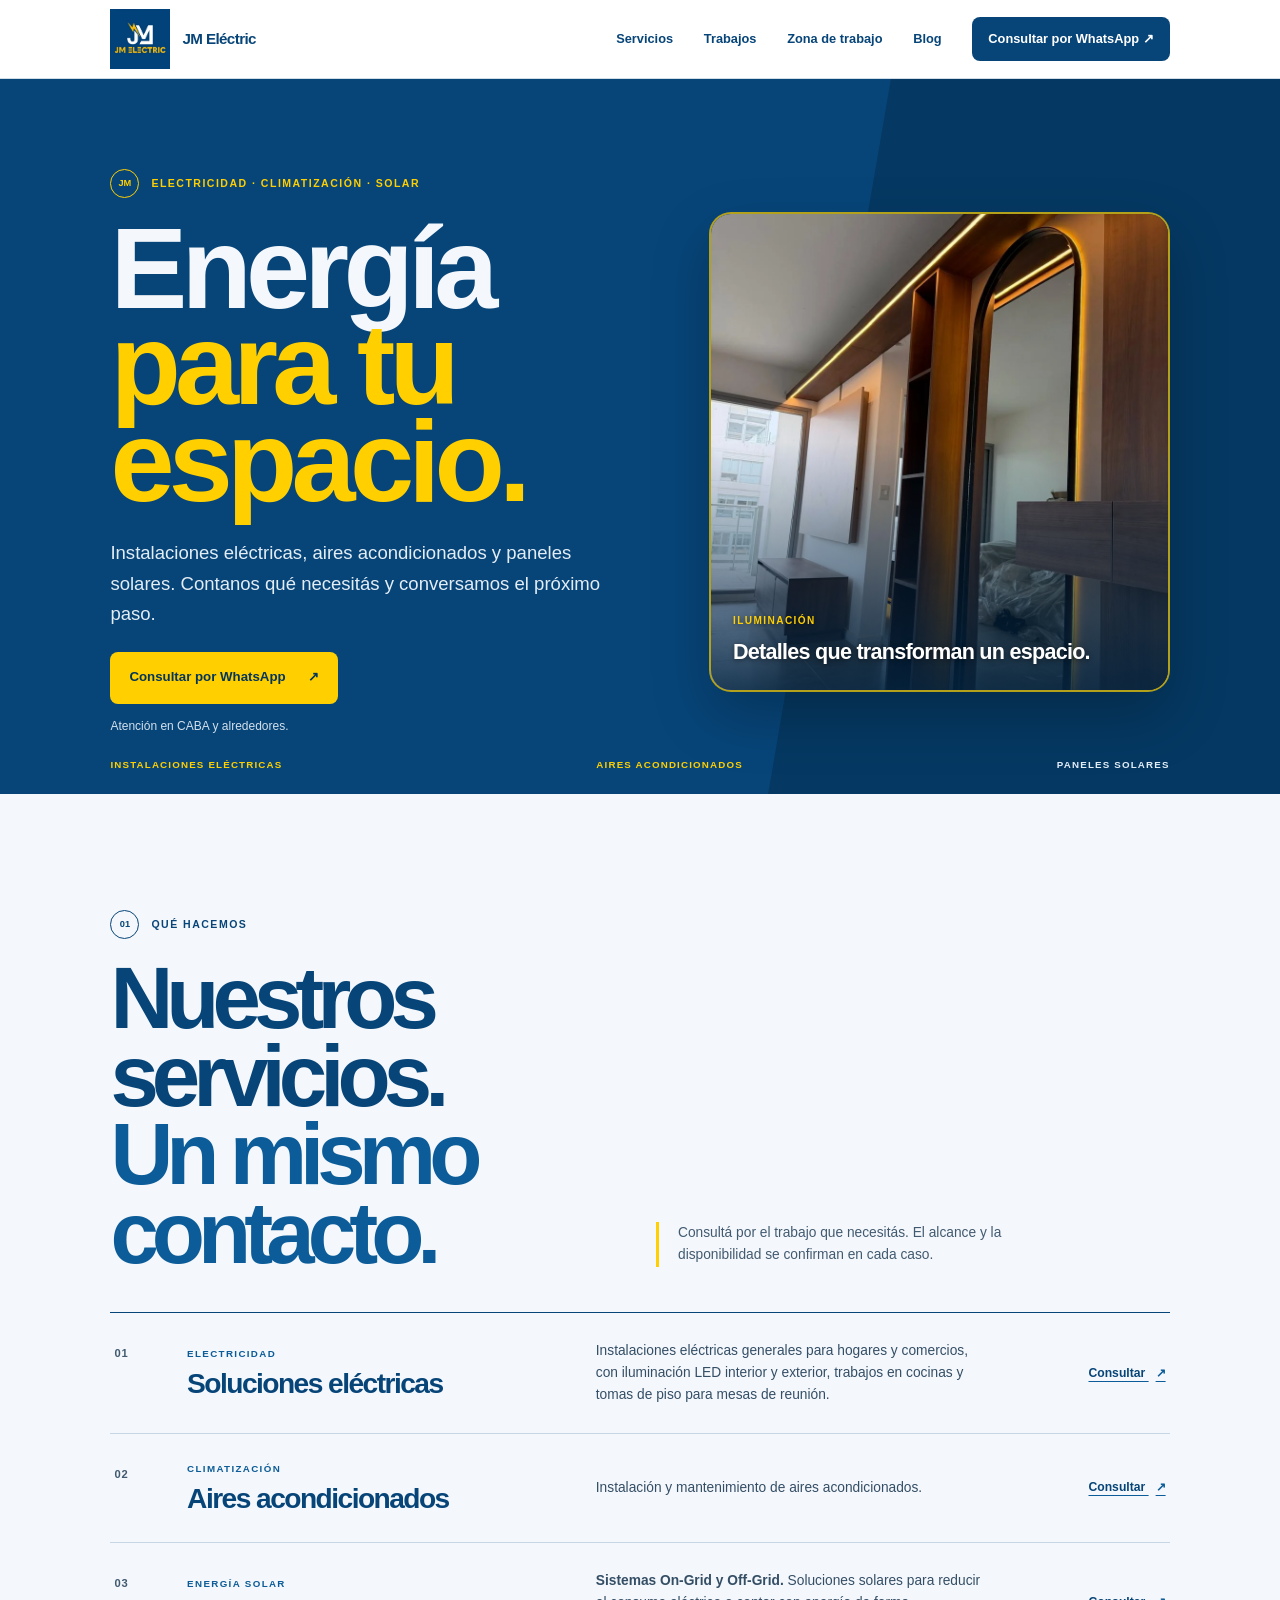
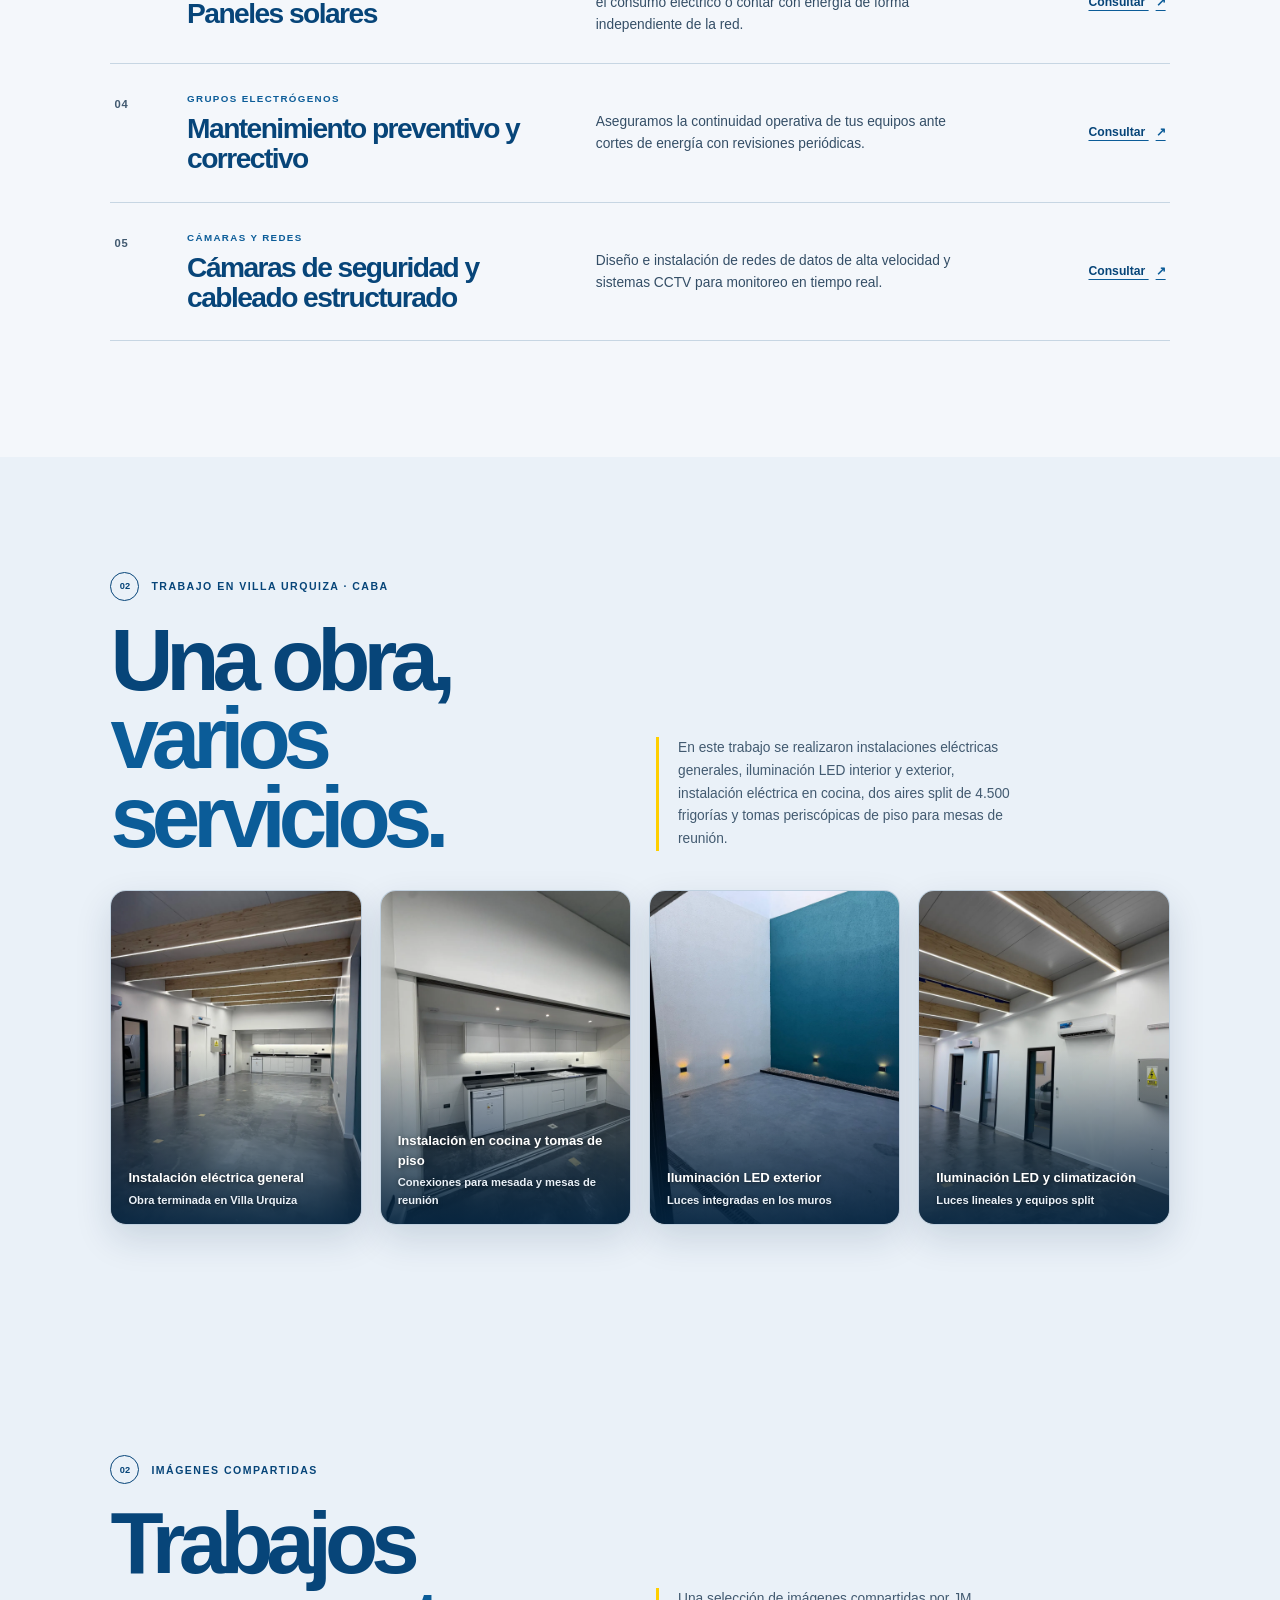
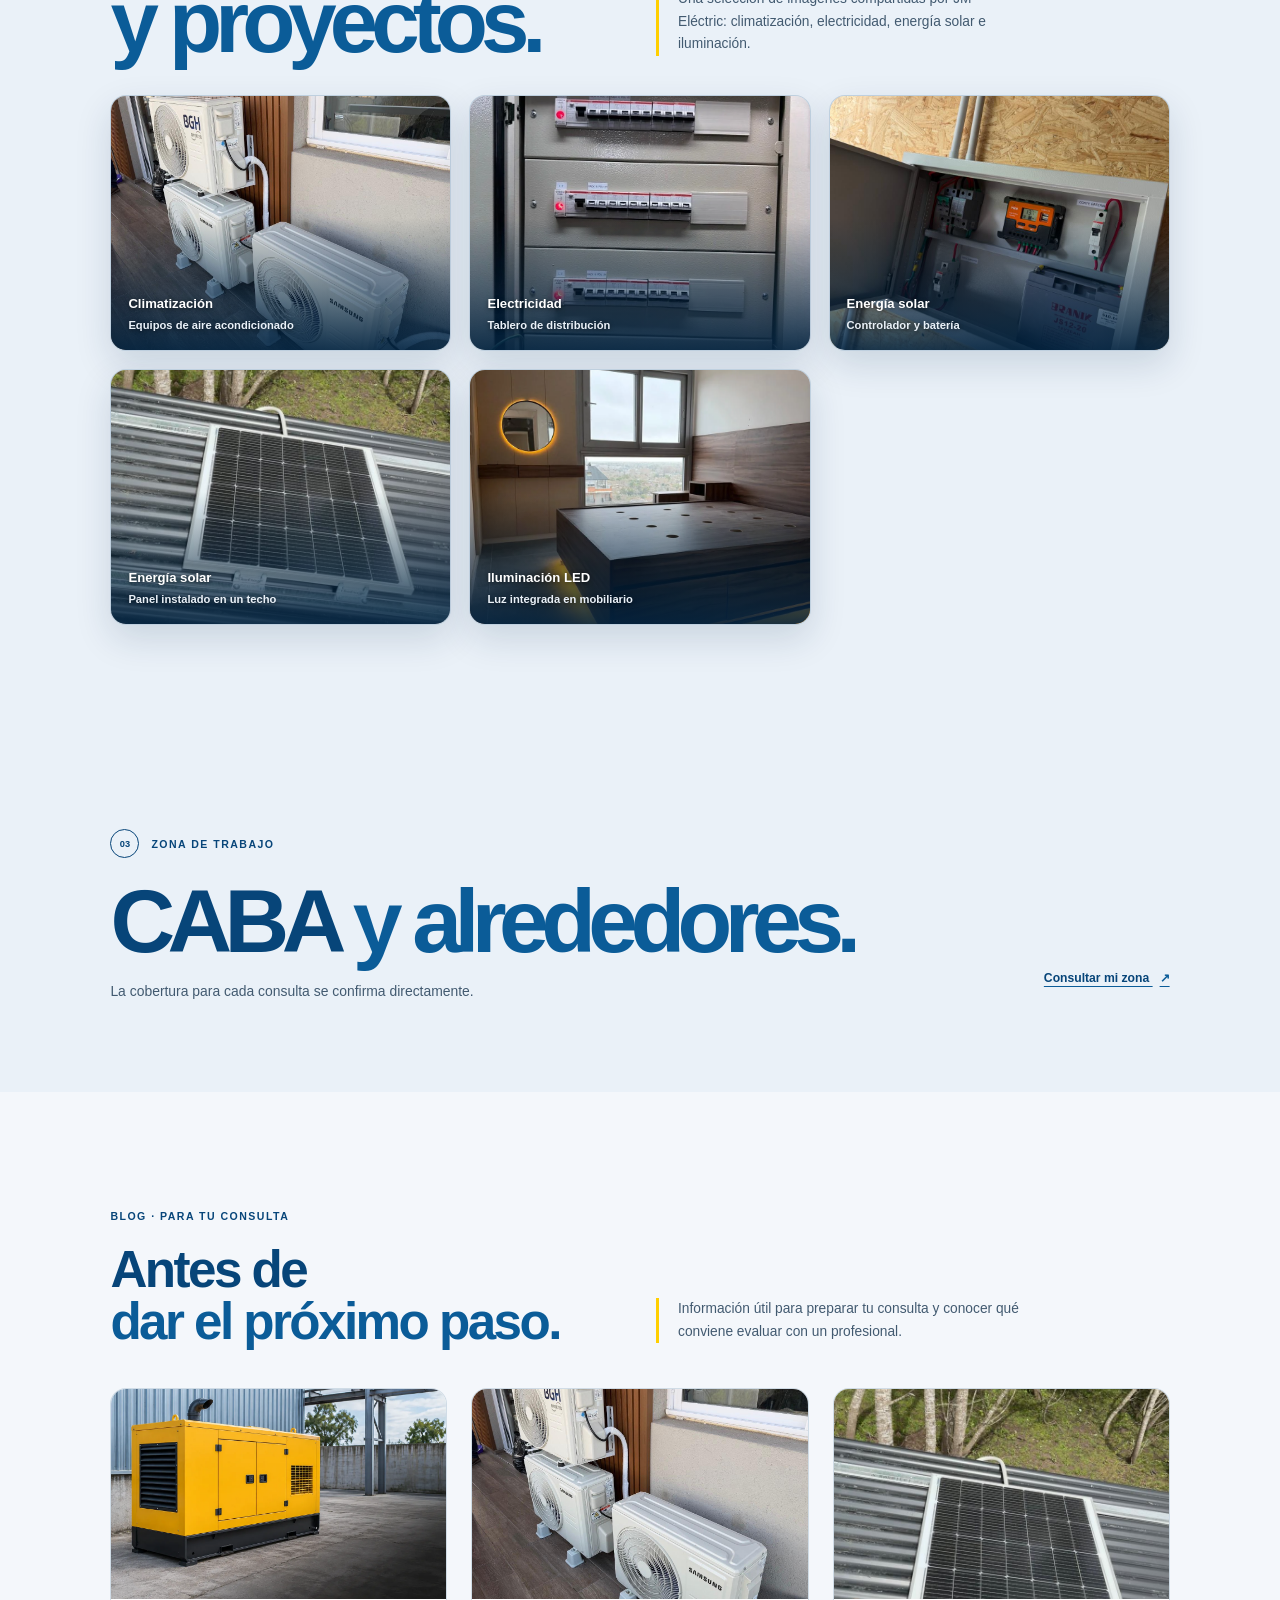
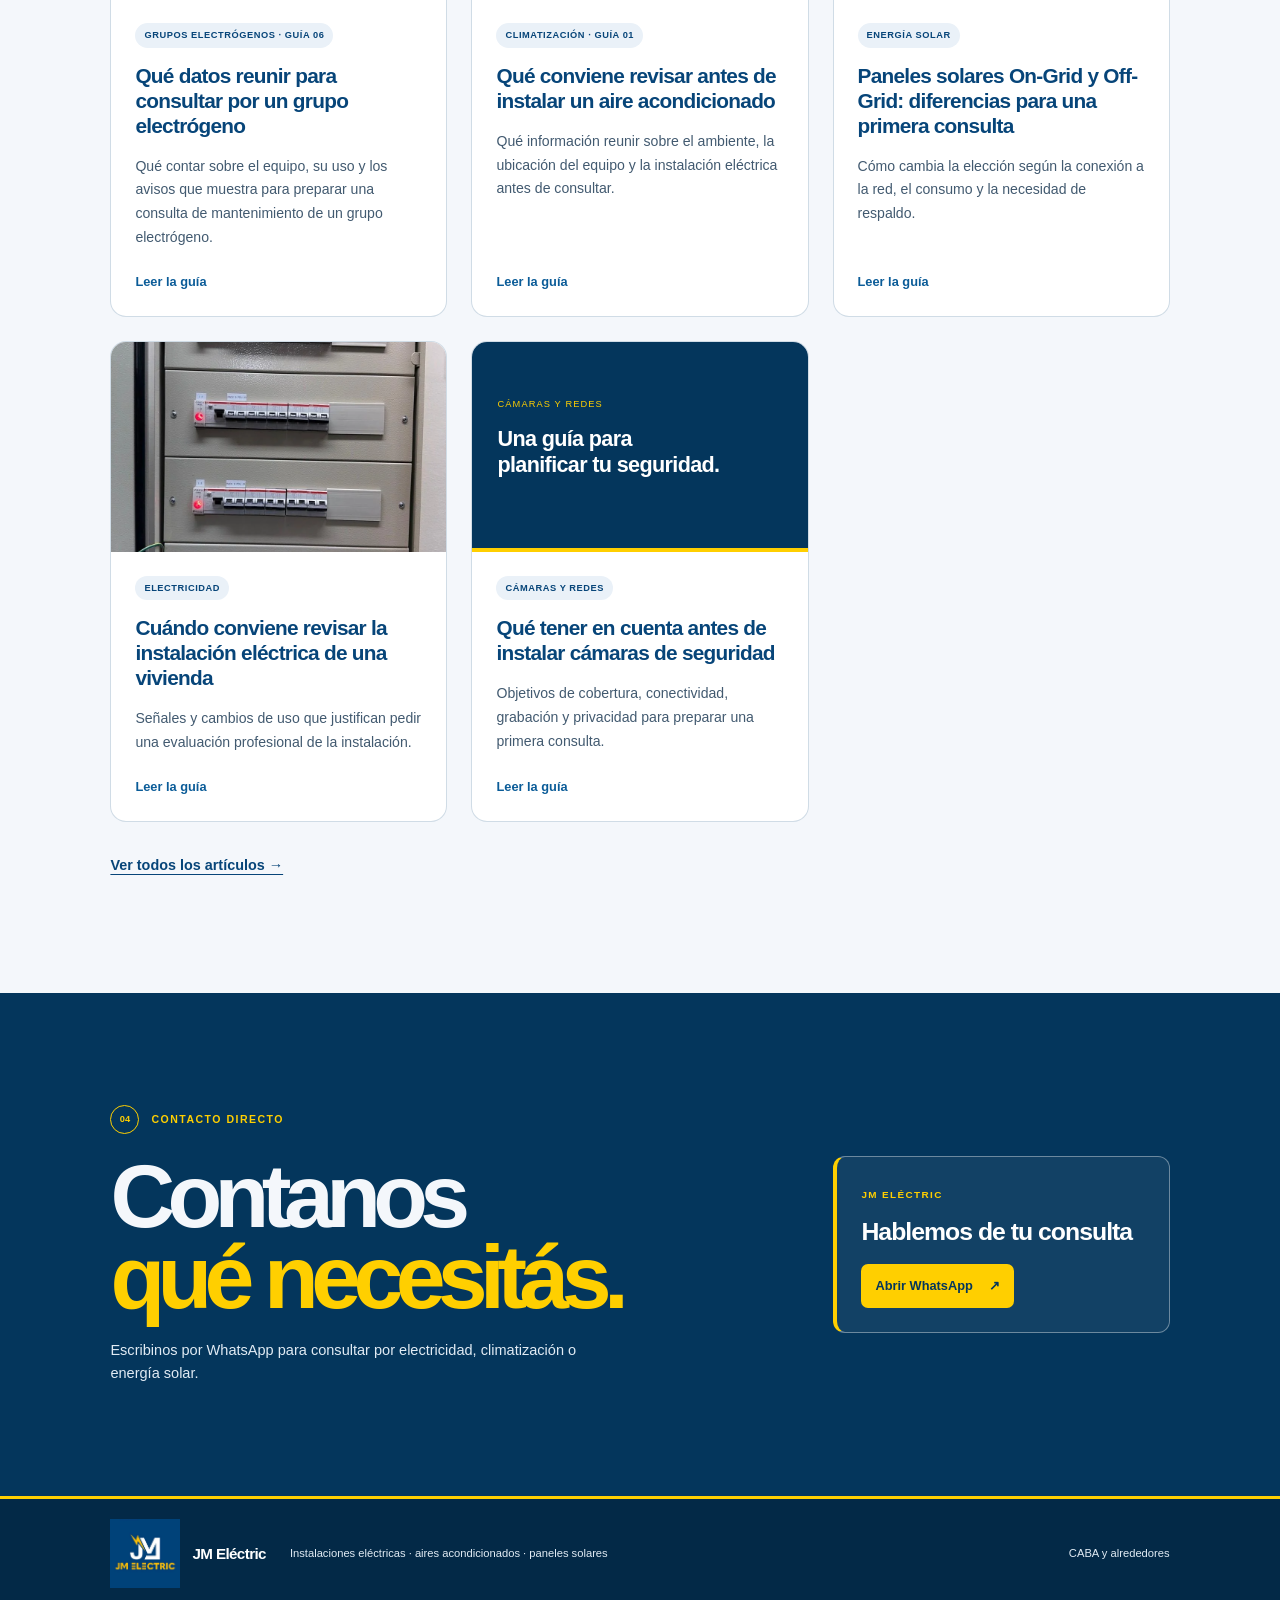
<file: index.html>
<!doctype html>
<html lang="es-AR">
<head>
<meta name="referrer" content="no-referrer">
<meta http-equiv="Content-Security-Policy" content="base-uri 'self'; object-src 'none'; form-action 'none'">

  <meta charset="utf-8">
  <meta name="viewport" content="width=device-width, initial-scale=1">
  <meta name="description" content="JM Eléctric: instalaciones eléctricas, instalación y mantenimiento de aires acondicionados, y paneles solares en CABA y alrededores.">
  <meta name="theme-color" content="#074579">
  <link rel="canonical" href="https://jm-electric.com.ar/">
  <meta property="og:title" content="JM Eléctric | Electricidad, climatización y energía solar">
  <meta property="og:description" content="Servicios eléctricos, instalación y mantenimiento de aires acondicionados, y paneles solares en CABA y alrededores.">
  <meta property="og:type" content="website">
  <meta property="og:locale" content="es_AR">
  <meta property="og:url" content="https://jm-electric.com.ar/">
  <meta property="og:image" content="https://jm-electric.com.ar/images/trabajos/iluminacion-led.jpg">
  <meta name="twitter:card" content="summary_large_image">
  <meta name="twitter:title" content="JM Eléctric | Electricidad, climatización y energía solar">
  <meta name="twitter:description" content="Instalaciones eléctricas, aires acondicionados y paneles solares en CABA y alrededores.">
  <meta name="twitter:image" content="https://jm-electric.com.ar/images/trabajos/iluminacion-led.jpg">
  <title>JM Eléctric | Electricidad, climatización y energía solar</title>
  <link rel="stylesheet" href="./style.css">
<script>
!function(t,e){var o,n,p,r;e.__SV||(window.posthog && window.posthog.__loaded)||(window.posthog=e,e._i=[],e.init=function(i,s,a){function g(t,e){var o=e.split(".");2==o.length&&(t=t[o[0]],e=o[1]),t[e]=function(){t.push([e].concat(Array.prototype.slice.call(arguments,0)))}}p||((p=t.createElement("script")).type="text/javascript",p.crossOrigin="anonymous",p.async=!0,p.src=s.api_host.replace(".i.posthog.com","-assets.i.posthog.com")+"/static/array.js",p.onerror=function(){p=null},(r=t.getElementsByTagName("script")[0]).parentNode.insertBefore(p,r));var u=e;for(void 0!==a?u=e[a]=[]:a="posthog",u.people=u.people||[],Object.defineProperty(u,"toString",{configurable:!0,enumerable:!0,writable:!0,value:function(t){var e="posthog";return"posthog"!==a&&(e+="."+a),t||(e+=" (stub)"),e}}),Object.defineProperty(u.people,"toString",{configurable:!0,enumerable:!0,writable:!0,value:function(){return u.toString(1)+".people (stub)"}}),o="vu pu gu mu init Gu Qu Hu Wu Xu il Vu Yu ju oc ac lc uc cc hc capture getExtension Zu hu gc calculateEventProperties vc register register_once register_for_session unregister unregister_for_session zu mc getFeatureFlag getFeatureFlagPayload getFeatureFlagResult getAllFeatureFlags isFeatureEnabled reloadFeatureFlags updateFlags updateEarlyAccessFeatureEnrollment getEarlyAccessFeatures on onFeatureFlags onSurveysLoaded onSessionId getSurveys getActiveMatchingSurveys onActiveMatchingSurveysChanged renderSurvey displaySurvey cancelPendingSurvey canRenderSurvey canRenderSurveyAsync wc identify setPersonProperties unsetPersonProperties group resetGroups setPersonPropertiesForFlags resetPersonPropertiesForFlags setGroupPropertiesForFlags resetGroupPropertiesForFlags reset kc shutdown setIdentity clearIdentity get_distinct_id getGroups get_session_id get_session_replay_url alias set_config startSessionRecording stopSessionRecording sessionRecordingStarted captureException addExceptionStep captureLog startExceptionAutocapture stopExceptionAutocapture loadToolbar get_property getSessionProperty yc nc createPersonProfile setInternalOrTestUser bc xu ku opt_in_capturing opt_out_capturing Su has_opted_in_capturing has_opted_out_capturing get_explicit_consent_status is_capturing clear_opt_in_out_capturing tc debug nl Os getPageViewId captureTraceFeedback captureTraceMetric Du".split(" "),n=0;n<o.length;n++)g(u,o[n]);e._i.push([i,s,a])},e.__SV=1)}(document,window.posthog||[]);
posthog.init('phc_zRJZ5SvArTjrYcxxgLg35xTBeTofkA6DnmJoE6SXfPQV', {
        before_send: (event) => {
  if (!event || !event.properties) return event;
  const privateKeys = /^(n|t|e|name|nombre|phone|telefono|tel|email|message|mensaje)$/i;
  for (const key of ['$current_url', '$initial_current_url', '$referrer', '$initial_referrer']) {
    const value = event.properties[key];
    if (typeof value !== 'string') continue;
    try {
      const url = new URL(value);
      for (const name of [...url.searchParams.keys()]) if (privateKeys.test(name)) url.searchParams.delete(name);
      event.properties[key] = url.href;
    } catch { /* Non-URL values such as $direct are preserved. */ }
  }
  for (const key of Object.keys(event.properties)) if (privateKeys.test(key)) delete event.properties[key];
  return event;
},
        session_recording: { maskAllInputs: true },
    api_host: 'https://us.i.posthog.com',
    defaults: '2026-05-30',
    person_profiles: 'identified_only', // or 'always' to create profiles for anonymous users as well
});
</script>
<script type="application/ld+json">{"@context":"https://schema.org","@type":"Electrician","@id":"https://jm-electric.com.ar/#business","name":"JM Eléctric","url":"https://jm-electric.com.ar/","telephone":"+5491178528166","description":"Electricidad, climatización, paneles solares y cámaras de seguridad en CABA y alrededores."}</script>
</head>
<body>
  <link rel="stylesheet" href="./blogs.css">
  <a class="skip-link" href="#contenido">Ir al contenido principal</a>
  <header class="site-header">
    <div class="shell header-inner">
      <a class="brand" href="#inicio" aria-label="JM Eléctric, inicio"><img class="brand-logo" src="./images/logo-jm-electric.webp" alt="Logo de JM Electric con monograma JM blanco y rayo amarillo sobre fondo azul" width="1179" height="1172"><span class="brand-name">JM Eléctric</span></a>
      <button class="menu-toggle" id="menuToggle" type="button" aria-expanded="false" aria-controls="mainNav" aria-label="Abrir navegación"><span></span><span></span><span></span></button>
      <nav class="main-nav" id="mainNav" aria-label="Navegación principal">
        <a href="#servicios">Servicios</a>
        <a href="#trabajos">Trabajos</a>
        <a href="#zona">Zona de trabajo</a>
        <a href="./blogs/">Blog</a>
        <a class="nav-cta" href="#contacto">Consultar por WhatsApp <span aria-hidden="true">↗</span></a>
      </nav>
    </div>
  </header>

  <main id="contenido">
    <section class="hero" id="inicio" aria-labelledby="hero-title">
      <div class="shell hero-grid">
        <div class="hero-copy">
          <p class="eyebrow"><span class="eyebrow-mark" aria-hidden="true">JM</span> Electricidad · climatización · solar</p>
          <h1 id="hero-title">Energía<br><em>para tu espacio.</em></h1>
          <p class="hero-lede">Instalaciones eléctricas, aires acondicionados y paneles solares. Contanos qué necesitás y conversamos el próximo paso.</p>
          <a class="button button-primary" href="https://wa.me/5491178528166?text=Hola%2C%20quisiera%20consultar%20por%20un%20servicio." target="_blank" rel="noopener noreferrer">Consultar por WhatsApp <span aria-hidden="true">↗</span></a>
          <p class="hero-note">Atención en CABA y alrededores.</p>
        </div>
        <figure class="hero-photo">
          <img src="./images/trabajos/iluminacion-led.webp" alt="Iluminación LED integrada en un espejo y mobiliario interior" width="960" height="1280" fetchpriority="high" decoding="async">
          <figcaption><span>ILUMINACIÓN</span><strong>Detalles que transforman un espacio.</strong></figcaption>
        </figure>
      </div>
      <div class="shell hero-foot"><span>INSTALACIONES ELÉCTRICAS</span><span>AIRES ACONDICIONADOS</span><span>PANELES SOLARES</span></div>
    </section>

    <section class="services" id="servicios" aria-labelledby="services-title">
      <div class="shell">
        <div class="section-heading">
          <p class="eyebrow"><span class="eyebrow-mark" aria-hidden="true">01</span> Qué hacemos</p>
          <h2 id="services-title">Nuestros servicios.<br><em>Un mismo contacto.</em></h2>
          <p class="heading-aside">Consultá por el trabajo que necesitás. El alcance y la disponibilidad se confirman en cada caso.</p>
        </div>
        <div class="service-list">
          <article class="service-row">
            <span class="service-number" aria-hidden="true">01</span>
            <div class="service-title"><span class="service-label">ELECTRICIDAD</span><h3>Soluciones eléctricas</h3></div>
            <p>Instalaciones eléctricas generales para hogares y comercios, con iluminación LED interior y exterior, trabajos en cocinas y tomas de piso para mesas de reunión.</p>
            <a class="service-link" href="https://wa.me/5491178528166?text=Hola%2C%20quisiera%20consultar%20por%20instalaciones%20el%C3%A9ctricas." target="_blank" rel="noopener noreferrer">Consultar <span aria-hidden="true">↗</span></a>
          </article>
          <article class="service-row">
            <span class="service-number" aria-hidden="true">02</span>
            <div class="service-title"><span class="service-label">CLIMATIZACIÓN</span><h3>Aires acondicionados</h3></div>
            <p>Instalación y mantenimiento de aires acondicionados.</p>
            <a class="service-link" href="https://wa.me/5491178528166?text=Hola%2C%20quisiera%20consultar%20por%20instalaci%C3%B3n%20o%20mantenimiento%20de%20aire%20acondicionado." target="_blank" rel="noopener noreferrer">Consultar <span aria-hidden="true">↗</span></a>
          </article>
          <article class="service-row">
            <span class="service-number" aria-hidden="true">03</span>
            <div class="service-title"><span class="service-label">ENERGÍA SOLAR</span><h3>Paneles solares</h3></div>
            <p><strong>Sistemas On-Grid y Off-Grid.</strong> Soluciones solares para reducir el consumo eléctrico o contar con energía de forma independiente de la red.</p>
            <a class="service-link" href="https://wa.me/5491178528166?text=Hola%2C%20quisiera%20consultar%20por%20paneles%20solares." target="_blank" rel="noopener noreferrer">Consultar <span aria-hidden="true">↗</span></a>
          </article>
          <article class="service-row">
            <span class="service-number" aria-hidden="true">04</span>
            <div class="service-title"><span class="service-label">GRUPOS ELECTRÓGENOS</span><h3>Mantenimiento preventivo y correctivo</h3></div>
            <p>Aseguramos la continuidad operativa de tus equipos ante cortes de energía con revisiones periódicas.</p>
            <a class="service-link" href="https://wa.me/5491178528166?text=Hola%2C%20quisiera%20consultar%20por%20mantenimiento%20de%20grupos%20electr%C3%B3genos." target="_blank" rel="noopener noreferrer">Consultar <span aria-hidden="true">↗</span></a>
          </article>
          <article class="service-row">
            <span class="service-number" aria-hidden="true">05</span>
            <div class="service-title"><span class="service-label">CÁMARAS Y REDES</span><h3>Cámaras de seguridad y cableado estructurado</h3></div>
            <p>Diseño e instalación de redes de datos de alta velocidad y sistemas CCTV para monitoreo en tiempo real.</p>
            <a class="service-link" href="https://wa.me/5491178528166?text=Hola%2C%20quisiera%20consultar%20por%20c%C3%A1maras%20y%20cableado%20estructurado." target="_blank" rel="noopener noreferrer">Consultar <span aria-hidden="true">↗</span></a>
          </article>
        </div>
      </div>
    </section>

    <section class="gallery recent-work" id="trabajos" aria-labelledby="recent-work-title">
      <div class="shell">
        <div class="section-heading gallery-heading">
          <p class="eyebrow"><span class="eyebrow-mark" aria-hidden="true">02</span> Trabajo en Villa Urquiza · CABA</p>
          <h2 id="recent-work-title">Una obra,<br><em>varios servicios.</em></h2>
          <p class="heading-aside">En este trabajo se realizaron instalaciones eléctricas generales, iluminación LED interior y exterior, instalación eléctrica en cocina, dos aires split de 4.500 frigorías y tomas periscópicas de piso para mesas de reunión.</p>
        </div>
        <div class="photo-grid photo-grid-featured">
          <figure class="work-photo">
            <img src="./images/trabajos/obra-villa-urquiza-general.webp?v=c5b6a690" alt="Vista general de la obra terminada en Villa Urquiza, con cocina, instalaciones eléctricas y un aire acondicionado split." width="1200" height="1600" loading="lazy" decoding="async">
            <figcaption>Instalación eléctrica general <span>Obra terminada en Villa Urquiza</span></figcaption>
          </figure>
          <figure class="work-photo">
            <img src="./images/trabajos/obra-villa-urquiza-cocina.webp?v=c5b6a690" alt="Cocina terminada con tomacorrientes sobre la mesada y tomas de piso para mesas de reunión." width="1200" height="1600" loading="lazy" decoding="async">
            <figcaption>Instalación en cocina y tomas de piso <span>Conexiones para mesada y mesas de reunión</span></figcaption>
          </figure>
          <figure class="work-photo">
            <img src="./images/trabajos/obra-villa-urquiza-exterior.webp?v=c5b6a690" alt="Iluminación LED exterior instalada sobre los muros de un patio." width="1200" height="1600" loading="lazy" decoding="async">
            <figcaption>Iluminación LED exterior <span>Luces integradas en los muros</span></figcaption>
          </figure>
          <figure class="work-photo">
            <img src="./images/trabajos/obra-villa-urquiza-interior.webp?v=c5b6a690" alt="Tiras de iluminación LED en el cielorraso y un equipo de aire acondicionado split instalados en el ambiente." width="1200" height="1600" loading="lazy" decoding="async">
            <figcaption>Iluminación LED y climatización <span>Luces lineales y equipos split</span></figcaption>
          </figure>
        </div>
      </div>
    </section>

    <section class="gallery" id="galeria-trabajos" aria-labelledby="gallery-title">
      <div class="shell">
        <div class="section-heading gallery-heading">
          <p class="eyebrow"><span class="eyebrow-mark" aria-hidden="true">02</span> Imágenes compartidas</p>
          <h2 id="gallery-title">Trabajos<br><em>y proyectos.</em></h2>
          <p class="heading-aside">Una selección de imágenes compartidas por JM Eléctric: climatización, electricidad, energía solar e iluminación.</p>
        </div>
        <div class="photo-grid">
          <figure class="work-photo work-photo-ac">
            <img src="./images/trabajos/aire-acondicionado.jpg" alt="Unidades exteriores de aire acondicionado instaladas en un balcón" width="1206" height="1129" loading="lazy" decoding="async">
            <figcaption>Climatización <span>Equipos de aire acondicionado</span></figcaption>
          </figure>
          <figure class="work-photo work-photo-electric">
            <img src="./images/trabajos/tablero-electrico.webp" alt="Tablero de distribución eléctrica abierto con varias filas de interruptores" width="900" height="1200" loading="lazy" decoding="async">
            <figcaption>Electricidad <span>Tablero de distribución</span></figcaption>
          </figure>
          <figure class="work-photo work-photo-solar-system">
            <img src="./images/trabajos/sistema-solar.jpg" alt="Controlador y batería dentro de un gabinete de un sistema solar" width="960" height="1280" loading="lazy" decoding="async">
            <figcaption>Energía solar <span>Controlador y batería</span></figcaption>
          </figure>
          <figure class="work-photo work-photo-solar-panel">
            <img src="./images/trabajos/panel-solar.jpg" alt="Panel solar instalado sobre un techo de chapa" width="722" height="1280" loading="lazy" decoding="async">
            <figcaption>Energía solar <span>Panel instalado en un techo</span></figcaption>
          </figure>
          <figure class="work-photo work-photo-lighting">
            <img src="./images/trabajos/iluminacion-dormitorio.webp" alt="Iluminación LED cálida integrada en el mobiliario de un dormitorio" width="960" height="1280" loading="lazy" decoding="async">
            <figcaption>Iluminación LED <span>Luz integrada en mobiliario</span></figcaption>
          </figure>
        </div>
      </div>
    </section>

    <section class="service-area" id="zona" aria-labelledby="area-title">
      <div class="shell area-layout">
        <p class="eyebrow"><span class="eyebrow-mark" aria-hidden="true">03</span> Zona de trabajo</p>
        <div><h2 id="area-title">CABA <em>y alrededores.</em></h2><p>La cobertura para cada consulta se confirma directamente.</p></div>
        <a class="area-link" href="https://wa.me/5491178528166?text=Hola%2C%20quisiera%20consultar%20si%20trabajan%20en%20mi%20zona." target="_blank" rel="noopener noreferrer">Consultar mi zona <span aria-hidden="true">↗</span></a>
      </div>
    </section>

    <section class="blog-home" aria-labelledby="blog-title"><div class="shell"><div class="section-heading"><p class="eyebrow">Blog · Para tu consulta</p><h2 id="blog-title">Antes de<br><em>dar el próximo paso.</em></h2><p class="heading-aside">Información útil para preparar tu consulta y conocer qué conviene evaluar con un profesional.</p></div><div class="blog-grid"><article class="blog-card blog-card-visual"><img class="blog-card-image" src="./images/trabajos/grupo-electrogeno-ilustrativo.webp" width="1200" height="800" alt="Grupo electrógeno fijo con carcasa amarilla en un patio exterior" loading="lazy" decoding="async"><div class="blog-card-copy"><p class="eyebrow">Grupos electrógenos · Guía 06</p><h3><a href="./blogs/consulta-mantenimiento-grupo-electrogeno/">Qué datos reunir para consultar por un grupo electrógeno</a></h3><p>Qué contar sobre el equipo, su uso y los avisos que muestra para preparar una consulta de mantenimiento de un grupo electrógeno.</p><span class="blog-card-label" aria-hidden="true">Leer la guía</span></div></article><article class="blog-card blog-card-visual"><img class="blog-card-image" src="./images/trabajos/aire-acondicionado.jpg" width="1206" height="1129" alt="Unidades exteriores de aire acondicionado en un balcón" loading="lazy" decoding="async"><div class="blog-card-copy"><p class="eyebrow">Climatización · Guía 01</p><h3><a href="./blogs/antes-instalar-aire-acondicionado/">Qué conviene revisar antes de instalar un aire acondicionado</a></h3><p>Qué información reunir sobre el ambiente, la ubicación del equipo y la instalación eléctrica antes de consultar.</p><span class="blog-card-label" aria-hidden="true">Leer la guía</span></div></article><article class="blog-card blog-card-visual"><img class="blog-card-image" src="./images/trabajos/panel-solar.jpg" width="722" height="1280" alt="Panel solar sobre un techo de chapa" loading="lazy" decoding="async"><div class="blog-card-copy"><p class="eyebrow">Energía solar</p><h3><a href="./blogs/paneles-solares-on-grid-off-grid/">Paneles solares On-Grid y Off-Grid: diferencias para una primera consulta</a></h3><p>Cómo cambia la elección según la conexión a la red, el consumo y la necesidad de respaldo.</p><span class="blog-card-label" aria-hidden="true">Leer la guía</span></div></article><article class="blog-card blog-card-visual"><img class="blog-card-image" src="./images/trabajos/tablero-electrico.webp" width="900" height="1200" alt="Tablero de distribución eléctrica" loading="lazy" decoding="async"><div class="blog-card-copy"><p class="eyebrow">Electricidad</p><h3><a href="./blogs/cuando-revisar-instalacion-electrica-vivienda/">Cuándo conviene revisar la instalación eléctrica de una vivienda</a></h3><p>Señales y cambios de uso que justifican pedir una evaluación profesional de la instalación.</p><span class="blog-card-label" aria-hidden="true">Leer la guía</span></div></article><article class="blog-card blog-card-visual"><div class="blog-card-image blog-card-placeholder"><span>CÁMARAS Y REDES</span><p>Una guía para<br>planificar tu seguridad.</p></div><div class="blog-card-copy"><p class="eyebrow">Cámaras y redes</p><h3><a href="./blogs/antes-instalar-camaras-seguridad/">Qué tener en cuenta antes de instalar cámaras de seguridad</a></h3><p>Objetivos de cobertura, conectividad, grabación y privacidad para preparar una primera consulta.</p><span class="blog-card-label" aria-hidden="true">Leer la guía</span></div></article></div><a class="blog-back" href="./blogs/">Ver todos los artículos →</a></div></section>

    <section class="contact" id="contacto" aria-labelledby="contact-title">
      <div class="shell contact-layout">
        <div class="contact-copy"><p class="eyebrow"><span class="eyebrow-mark" aria-hidden="true">04</span> Contacto directo</p><h2 id="contact-title">Contanos<br><em>qué necesitás.</em></h2><p>Escribinos por WhatsApp para consultar por electricidad, climatización o energía solar.</p></div>
        <div class="contact-card"><span>JM ELÉCTRIC</span><strong>Hablemos de tu consulta</strong><a href="https://wa.me/5491178528166?text=Hola%2C%20quisiera%20hacer%20una%20consulta." target="_blank" rel="noopener noreferrer">Abrir WhatsApp <span aria-hidden="true">↗</span></a></div>
      </div>
    </section>
  </main>

  <footer class="site-footer"><div class="shell footer-layout"><a class="brand" href="#inicio" aria-label="JM Eléctric, volver al inicio"><img class="brand-logo" src="./images/logo-jm-electric.webp" alt="Logo de JM Electric con monograma JM blanco y rayo amarillo sobre fondo azul" width="1179" height="1172" loading="lazy" decoding="async"><span class="brand-name">JM Eléctric</span></a><p>Instalaciones eléctricas · aires acondicionados · paneles solares</p><span>CABA y alrededores</span></div></footer>
  <script src="./script.js" defer></script>
</body>
</html>
</file>
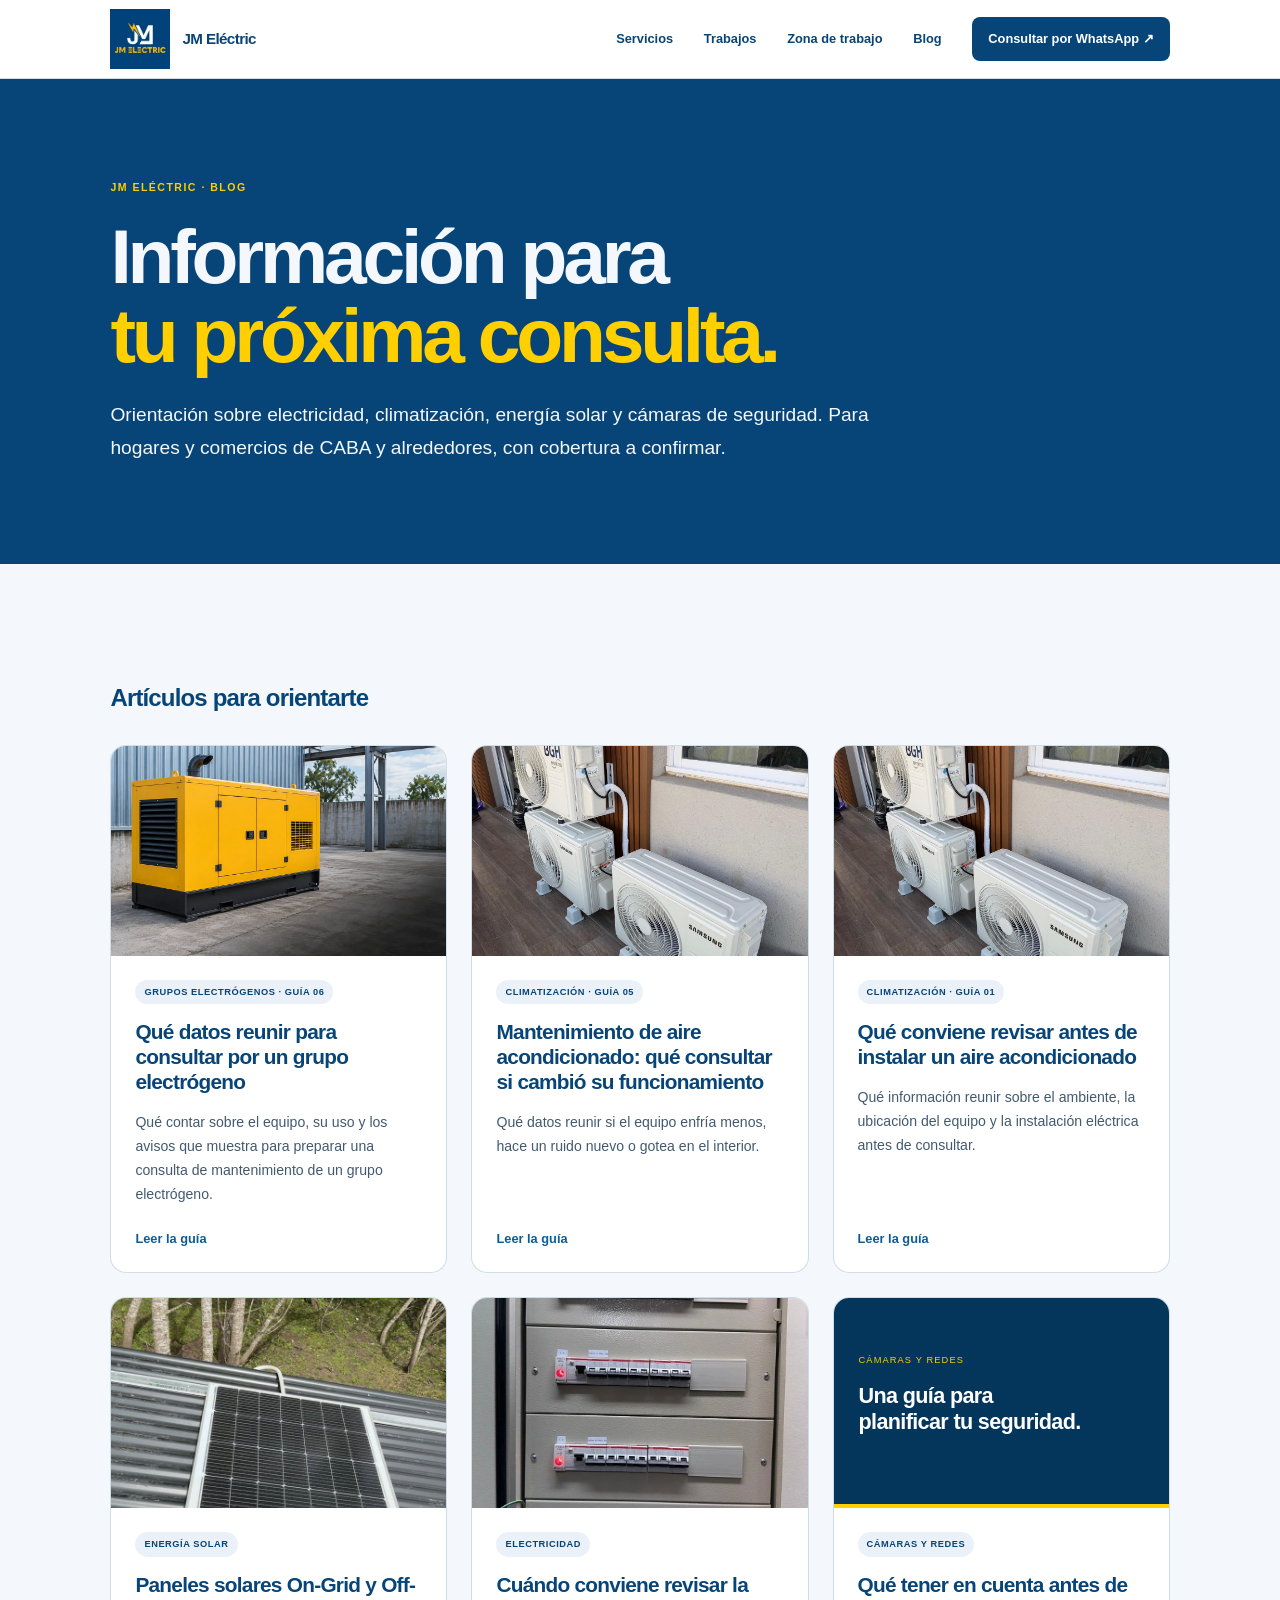
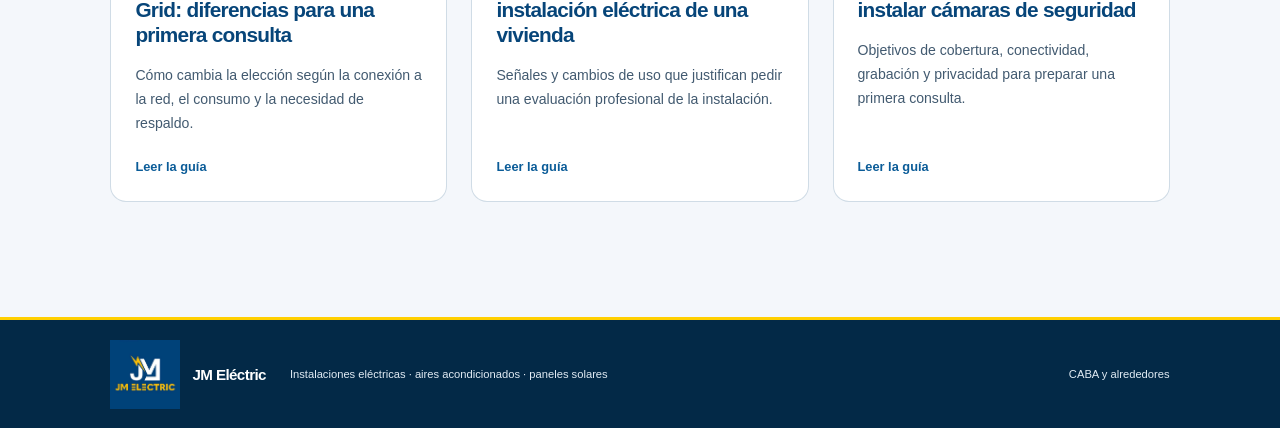
<file: blogs/index.html>
<!doctype html>
<html lang="es-AR">
<head>
<meta name="referrer" content="no-referrer">
<meta http-equiv="Content-Security-Policy" content="base-uri 'self'; object-src 'none'; form-action 'none'">
  <meta charset="utf-8">
  <meta name="viewport" content="width=device-width, initial-scale=1">
  <title>Blog | JM Eléctric</title>
  <meta name="description" content="Guías para preparar tu consulta sobre electricidad, aires acondicionados, paneles solares y cámaras de seguridad.">
  <link rel="canonical" href="https://jm-electric.com.ar/blogs/">
  <meta property="og:type" content="website">
  <meta property="og:title" content="Blog | JM Eléctric">
  <meta property="og:description" content="Guías para preparar tu consulta sobre electricidad, aires acondicionados, paneles solares y cámaras de seguridad.">
  <meta property="og:url" content="https://jm-electric.com.ar/blogs/">
  <link rel="stylesheet" href="../style.css">
  <link rel="stylesheet" href="../blogs.css">
<script>
!function(t,e){var o,n,p,r;e.__SV||(window.posthog && window.posthog.__loaded)||(window.posthog=e,e._i=[],e.init=function(i,s,a){function g(t,e){var o=e.split(".");2==o.length&&(t=t[o[0]],e=o[1]),t[e]=function(){t.push([e].concat(Array.prototype.slice.call(arguments,0)))}}p||((p=t.createElement("script")).type="text/javascript",p.crossOrigin="anonymous",p.async=!0,p.src=s.api_host.replace(".i.posthog.com","-assets.i.posthog.com")+"/static/array.js",p.onerror=function(){p=null},(r=t.getElementsByTagName("script")[0]).parentNode.insertBefore(p,r));var u=e;for(void 0!==a?u=e[a]=[]:a="posthog",u.people=u.people||[],Object.defineProperty(u,"toString",{configurable:!0,enumerable:!0,writable:!0,value:function(t){var e="posthog";return"posthog"!==a&&(e+="."+a),t||(e+=" (stub)"),e}}),Object.defineProperty(u.people,"toString",{configurable:!0,enumerable:!0,writable:!0,value:function(){return u.toString(1)+".people (stub)"}}),o="vu pu gu mu init Gu Qu Hu Wu Xu il Vu Yu ju oc ac lc uc cc hc capture getExtension Zu hu gc calculateEventProperties vc register register_once register_for_session unregister unregister_for_session zu mc getFeatureFlag getFeatureFlagPayload getFeatureFlagResult getAllFeatureFlags isFeatureEnabled reloadFeatureFlags updateFlags updateEarlyAccessFeatureEnrollment getEarlyAccessFeatures on onFeatureFlags onSurveysLoaded onSessionId getSurveys getActiveMatchingSurveys onActiveMatchingSurveysChanged renderSurvey displaySurvey cancelPendingSurvey canRenderSurvey canRenderSurveyAsync wc identify setPersonProperties unsetPersonProperties group resetGroups setPersonPropertiesForFlags resetPersonPropertiesForFlags setGroupPropertiesForFlags resetGroupPropertiesForFlags reset kc shutdown setIdentity clearIdentity get_distinct_id getGroups get_session_id get_session_replay_url alias set_config startSessionRecording stopSessionRecording sessionRecordingStarted captureException addExceptionStep captureLog startExceptionAutocapture stopExceptionAutocapture loadToolbar get_property getSessionProperty yc nc createPersonProfile setInternalOrTestUser bc xu ku opt_in_capturing opt_out_capturing Su has_opted_in_capturing has_opted_out_capturing get_explicit_consent_status is_capturing clear_opt_in_out_capturing tc debug nl Os getPageViewId captureTraceFeedback captureTraceMetric Du".split(" "),n=0;n<o.length;n++)g(u,o[n]);e._i.push([i,s,a])},e.__SV=1)}(document,window.posthog||[]);
posthog.init('phc_zRJZ5SvArTjrYcxxgLg35xTBeTofkA6DnmJoE6SXfPQV', {
        before_send: (event) => {
  if (!event || !event.properties) return event;
  const privateKeys = /^(n|t|e|name|nombre|phone|telefono|tel|email|message|mensaje)$/i;
  for (const key of ['$current_url', '$initial_current_url', '$referrer', '$initial_referrer']) {
    const value = event.properties[key];
    if (typeof value !== 'string') continue;
    try {
      const url = new URL(value);
      for (const name of [...url.searchParams.keys()]) if (privateKeys.test(name)) url.searchParams.delete(name);
      event.properties[key] = url.href;
    } catch { /* Non-URL values such as $direct are preserved. */ }
  }
  for (const key of Object.keys(event.properties)) if (privateKeys.test(key)) delete event.properties[key];
  return event;
},
        session_recording: { maskAllInputs: true },
    api_host: 'https://us.i.posthog.com',
    defaults: '2026-05-30',
    person_profiles: 'identified_only', // or 'always' to create profiles for anonymous users as well
});
</script>
</head>
<body>
<a class="skip-link" href="#contenido">Ir al contenido principal</a>
<header class="site-header">
    <div class="shell header-inner">
      <a class="brand" href="../index.html#inicio" aria-label="JM Eléctric, inicio"><img class="brand-logo" src="../images/logo-jm-electric.webp" alt="Logo de JM Electric con monograma JM blanco y rayo amarillo sobre fondo azul" width="1179" height="1172"><span class="brand-name">JM Eléctric</span></a>
      <button class="menu-toggle" id="menuToggle" type="button" aria-expanded="false" aria-controls="mainNav" aria-label="Abrir navegación"><span></span><span></span><span></span></button>
      <nav class="main-nav" id="mainNav" aria-label="Navegación principal">
        <a href="../index.html#servicios">Servicios</a>
        <a href="../index.html#trabajos">Trabajos</a>
        <a href="../index.html#zona">Zona de trabajo</a>
        <a href="../blogs/" aria-current="page">Blog</a>
        <a class="nav-cta" href="../index.html#contacto">Consultar por WhatsApp <span aria-hidden="true">↗</span></a>
      </nav>
    </div>
  </header>
<main id="contenido"><section class="blog-intro"><div class="shell"><p class="eyebrow">JM Eléctric · Blog</p><h1>Información para<br><em>tu próxima consulta.</em></h1><p class="blog-lede">Orientación sobre electricidad, climatización, energía solar y cámaras de seguridad. Para hogares y comercios de CABA y alrededores, con cobertura a confirmar.</p></div></section><section class="shell blog-list" aria-labelledby="articulos"><h2 id="articulos" class="blog-list-title">Artículos para orientarte</h2><div class="blog-grid"><article class="blog-card blog-card-visual"><img class="blog-card-image" src="../images/trabajos/grupo-electrogeno-ilustrativo.webp" width="1200" height="800" alt="Grupo electrógeno fijo con carcasa amarilla en un patio exterior" loading="lazy" decoding="async"><div class="blog-card-copy"><p class="eyebrow">Grupos electrógenos · Guía 06</p><h3><a href="consulta-mantenimiento-grupo-electrogeno/">Qué datos reunir para consultar por un grupo electrógeno</a></h3><p>Qué contar sobre el equipo, su uso y los avisos que muestra para preparar una consulta de mantenimiento de un grupo electrógeno.</p><span class="blog-card-label" aria-hidden="true">Leer la guía</span></div></article><article class="blog-card blog-card-visual"><img class="blog-card-image" src="../images/trabajos/aire-acondicionado.jpg" width="1206" height="1129" alt="Unidades exteriores de aire acondicionado en un balcón" loading="lazy" decoding="async"><div class="blog-card-copy"><p class="eyebrow">Climatización · Guía 05</p><h3><a href="mantenimiento-aire-acondicionado/">Mantenimiento de aire acondicionado: qué consultar si cambió su funcionamiento</a></h3><p>Qué datos reunir si el equipo enfría menos, hace un ruido nuevo o gotea en el interior.</p><span class="blog-card-label" aria-hidden="true">Leer la guía</span></div></article><article class="blog-card blog-card-visual"><img class="blog-card-image" src="../images/trabajos/aire-acondicionado.jpg" width="1206" height="1129" alt="Unidades exteriores de aire acondicionado en un balcón" loading="lazy" decoding="async"><div class="blog-card-copy"><p class="eyebrow">Climatización · Guía 01</p><h3><a href="antes-instalar-aire-acondicionado/">Qué conviene revisar antes de instalar un aire acondicionado</a></h3><p>Qué información reunir sobre el ambiente, la ubicación del equipo y la instalación eléctrica antes de consultar.</p><span class="blog-card-label" aria-hidden="true">Leer la guía</span></div></article><article class="blog-card blog-card-visual"><img class="blog-card-image" src="../images/trabajos/panel-solar.jpg" width="722" height="1280" alt="Panel solar sobre un techo de chapa" loading="lazy" decoding="async"><div class="blog-card-copy"><p class="eyebrow">Energía solar</p><h3><a href="paneles-solares-on-grid-off-grid/">Paneles solares On-Grid y Off-Grid: diferencias para una primera consulta</a></h3><p>Cómo cambia la elección según la conexión a la red, el consumo y la necesidad de respaldo.</p><span class="blog-card-label" aria-hidden="true">Leer la guía</span></div></article><article class="blog-card blog-card-visual"><img class="blog-card-image" src="../images/trabajos/tablero-electrico.webp" width="900" height="1200" alt="Tablero de distribución eléctrica" loading="lazy" decoding="async"><div class="blog-card-copy"><p class="eyebrow">Electricidad</p><h3><a href="cuando-revisar-instalacion-electrica-vivienda/">Cuándo conviene revisar la instalación eléctrica de una vivienda</a></h3><p>Señales y cambios de uso que justifican pedir una evaluación profesional de la instalación.</p><span class="blog-card-label" aria-hidden="true">Leer la guía</span></div></article><article class="blog-card blog-card-visual"><div class="blog-card-image blog-card-placeholder"><span>CÁMARAS Y REDES</span><p>Una guía para<br>planificar tu seguridad.</p></div><div class="blog-card-copy"><p class="eyebrow">Cámaras y redes</p><h3><a href="antes-instalar-camaras-seguridad/">Qué tener en cuenta antes de instalar cámaras de seguridad</a></h3><p>Objetivos de cobertura, conectividad, grabación y privacidad para preparar una primera consulta.</p><span class="blog-card-label" aria-hidden="true">Leer la guía</span></div></article></div></section></main>
<footer class="site-footer"><div class="shell footer-layout"><a class="brand" href="../index.html#inicio" aria-label="JM Eléctric, volver al inicio"><img class="brand-logo" src="../images/logo-jm-electric.webp" alt="Logo de JM Electric con monograma JM blanco y rayo amarillo sobre fondo azul" width="1179" height="1172" loading="lazy" decoding="async"><span class="brand-name">JM Eléctric</span></a><p>Instalaciones eléctricas · aires acondicionados · paneles solares</p><span>CABA y alrededores</span></div></footer>
<script src="../script.js" defer></script>
</body>
</html>
</file>
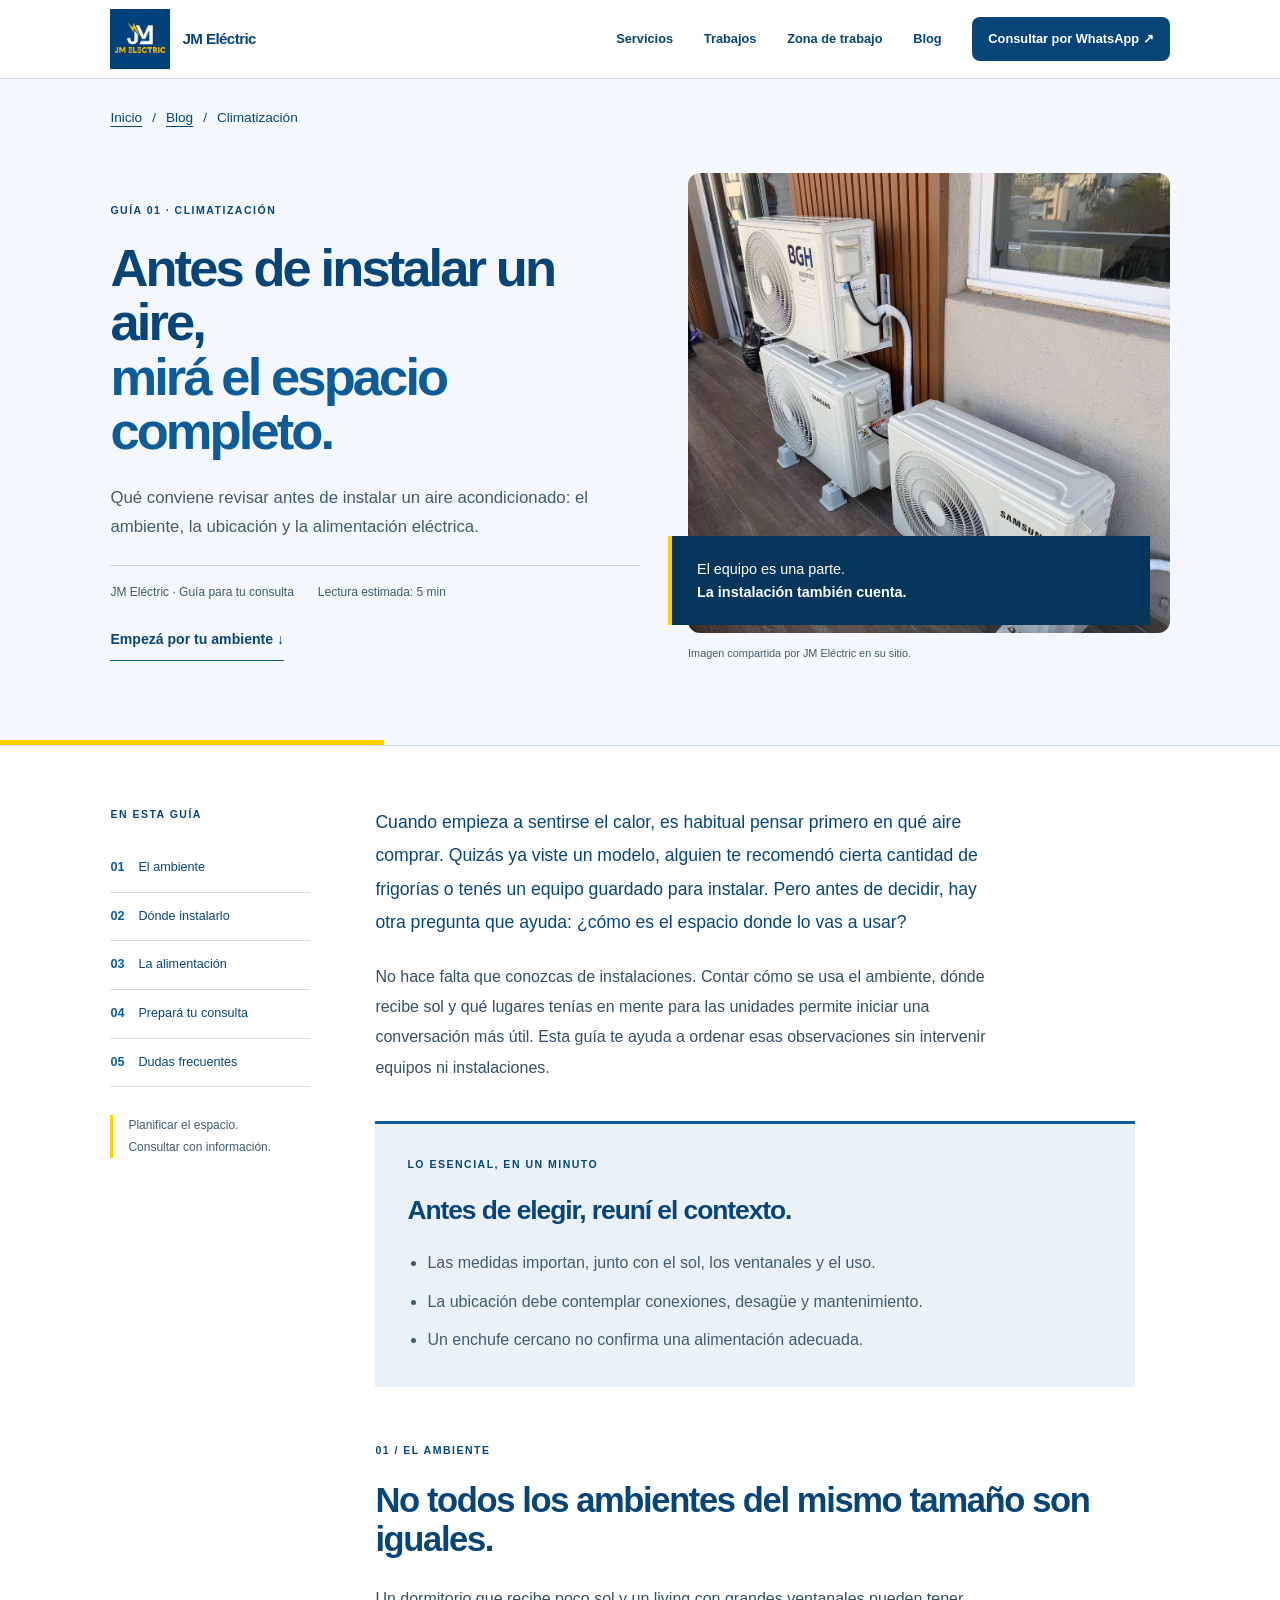
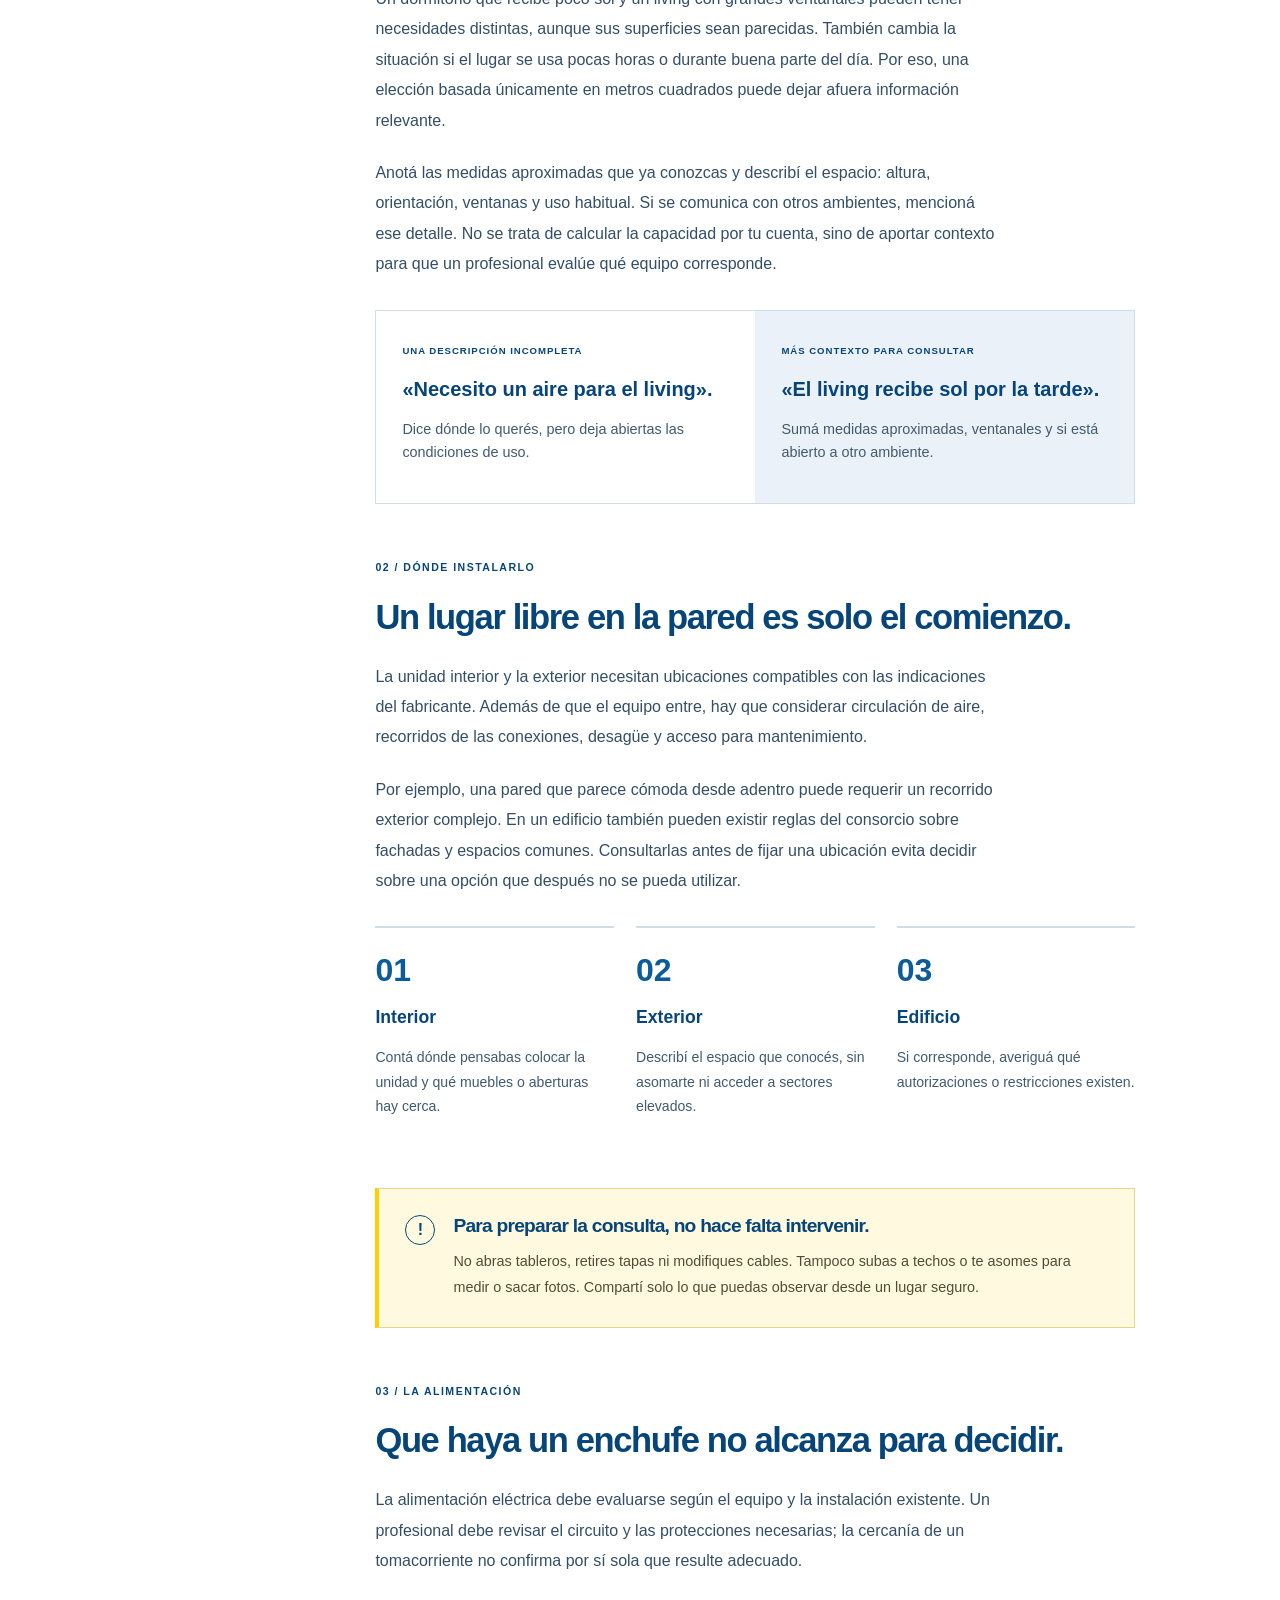
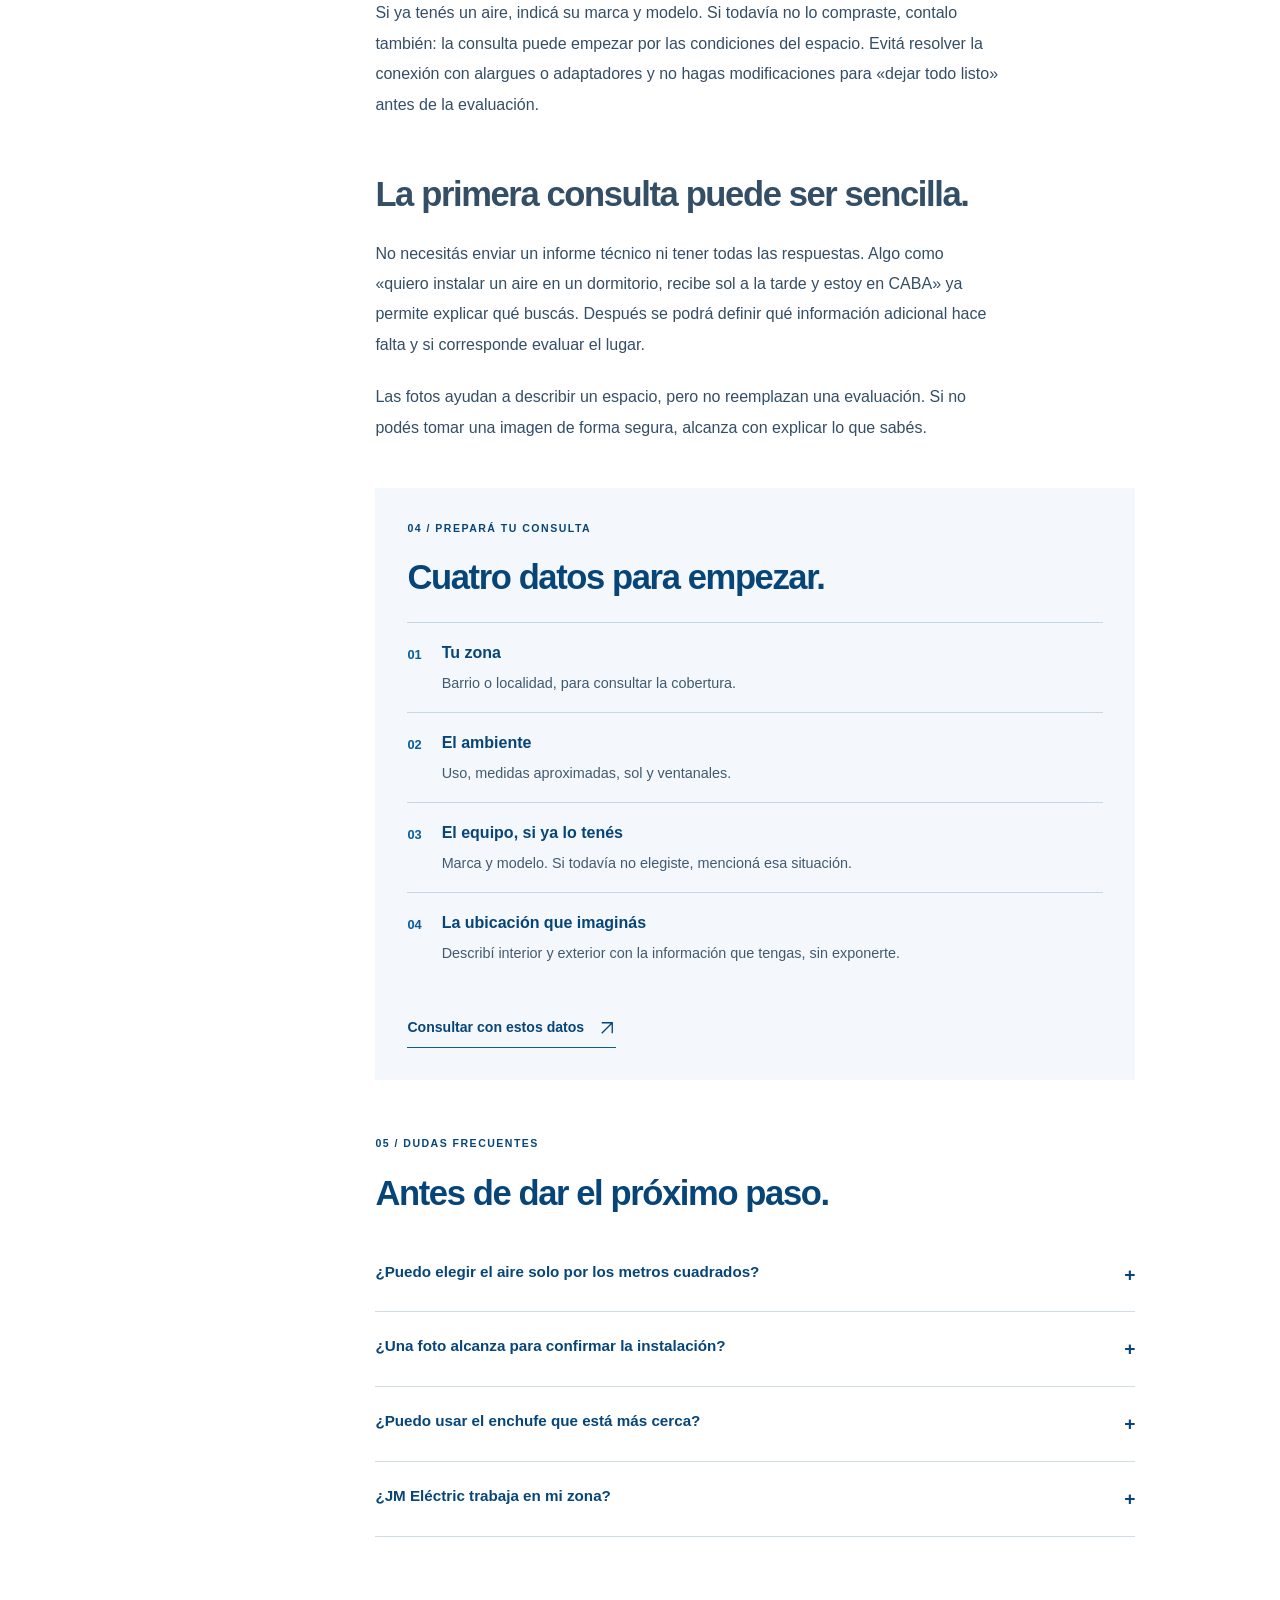
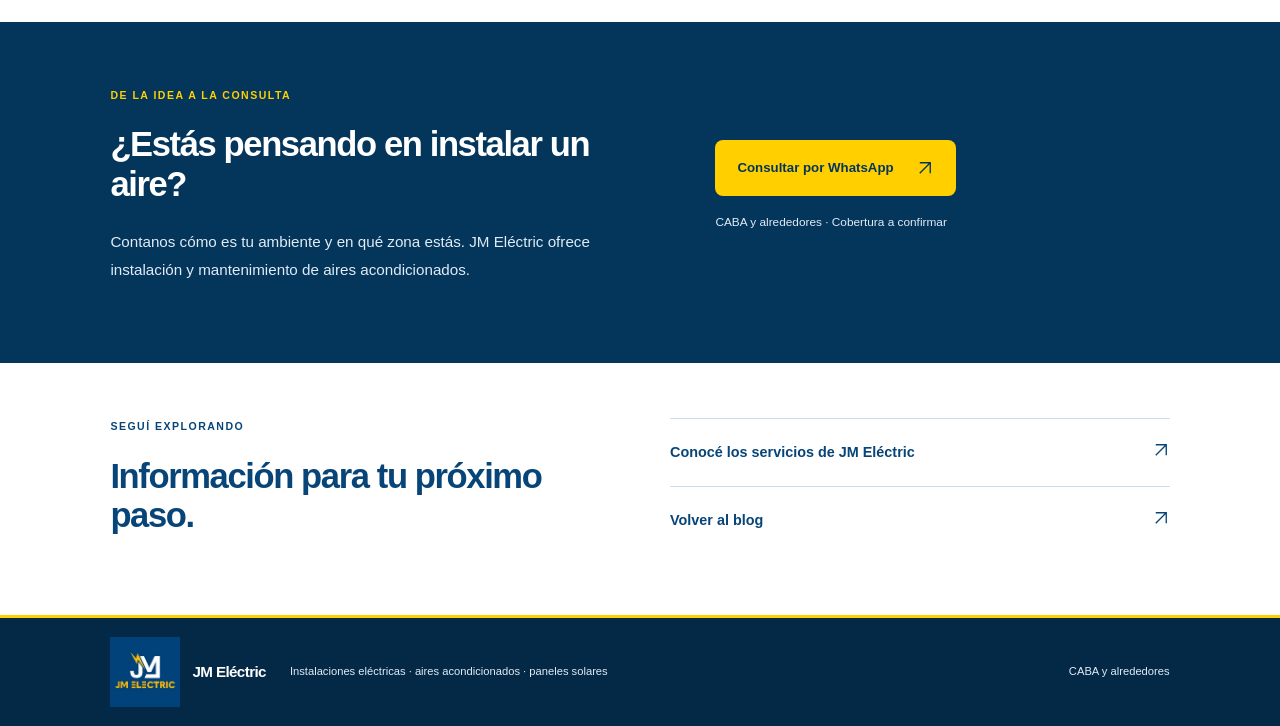
<file: blogs/antes-instalar-aire-acondicionado/index.html>
<!doctype html>
<html lang="es-AR">
<head>
<meta name="referrer" content="no-referrer">
<meta http-equiv="Content-Security-Policy" content="base-uri 'self'; object-src 'none'; form-action 'none'">
  <meta charset="utf-8">
  <meta name="viewport" content="width=device-width, initial-scale=1">
  <title>Qué conviene revisar antes de instalar un aire acondicionado | JM Eléctric</title>
  <meta name="description" content="Qué información reunir sobre el ambiente, la ubicación del equipo y la instalación eléctrica antes de consultar.">
  <link rel="canonical" href="https://jm-electric.com.ar/blogs/antes-instalar-aire-acondicionado/">
  <meta property="og:type" content="article">
  <meta property="og:title" content="Qué conviene revisar antes de instalar un aire acondicionado | JM Eléctric">
  <meta property="og:description" content="Qué información reunir sobre el ambiente, la ubicación del equipo y la instalación eléctrica antes de consultar.">
  <meta property="og:url" content="https://jm-electric.com.ar/blogs/antes-instalar-aire-acondicionado/">
  <link rel="stylesheet" href="../../style.css">
  <link rel="stylesheet" href="../../blogs.css">
<script>
!function(t,e){var o,n,p,r;e.__SV||(window.posthog && window.posthog.__loaded)||(window.posthog=e,e._i=[],e.init=function(i,s,a){function g(t,e){var o=e.split(".");2==o.length&&(t=t[o[0]],e=o[1]),t[e]=function(){t.push([e].concat(Array.prototype.slice.call(arguments,0)))}}p||((p=t.createElement("script")).type="text/javascript",p.crossOrigin="anonymous",p.async=!0,p.src=s.api_host.replace(".i.posthog.com","-assets.i.posthog.com")+"/static/array.js",p.onerror=function(){p=null},(r=t.getElementsByTagName("script")[0]).parentNode.insertBefore(p,r));var u=e;for(void 0!==a?u=e[a]=[]:a="posthog",u.people=u.people||[],Object.defineProperty(u,"toString",{configurable:!0,enumerable:!0,writable:!0,value:function(t){var e="posthog";return"posthog"!==a&&(e+="."+a),t||(e+=" (stub)"),e}}),Object.defineProperty(u.people,"toString",{configurable:!0,enumerable:!0,writable:!0,value:function(){return u.toString(1)+".people (stub)"}}),o="vu pu gu mu init Gu Qu Hu Wu Xu il Vu Yu ju oc ac lc uc cc hc capture getExtension Zu hu gc calculateEventProperties vc register register_once register_for_session unregister unregister_for_session zu mc getFeatureFlag getFeatureFlagPayload getFeatureFlagResult getAllFeatureFlags isFeatureEnabled reloadFeatureFlags updateFlags updateEarlyAccessFeatureEnrollment getEarlyAccessFeatures on onFeatureFlags onSurveysLoaded onSessionId getSurveys getActiveMatchingSurveys onActiveMatchingSurveysChanged renderSurvey displaySurvey cancelPendingSurvey canRenderSurvey canRenderSurveyAsync wc identify setPersonProperties unsetPersonProperties group resetGroups setPersonPropertiesForFlags resetPersonPropertiesForFlags setGroupPropertiesForFlags resetGroupPropertiesForFlags reset kc shutdown setIdentity clearIdentity get_distinct_id getGroups get_session_id get_session_replay_url alias set_config startSessionRecording stopSessionRecording sessionRecordingStarted captureException addExceptionStep captureLog startExceptionAutocapture stopExceptionAutocapture loadToolbar get_property getSessionProperty yc nc createPersonProfile setInternalOrTestUser bc xu ku opt_in_capturing opt_out_capturing Su has_opted_in_capturing has_opted_out_capturing get_explicit_consent_status is_capturing clear_opt_in_out_capturing tc debug nl Os getPageViewId captureTraceFeedback captureTraceMetric Du".split(" "),n=0;n<o.length;n++)g(u,o[n]);e._i.push([i,s,a])},e.__SV=1)}(document,window.posthog||[]);
posthog.init('phc_zRJZ5SvArTjrYcxxgLg35xTBeTofkA6DnmJoE6SXfPQV', {
        before_send: (event) => {
  if (!event || !event.properties) return event;
  const privateKeys = /^(n|t|e|name|nombre|phone|telefono|tel|email|message|mensaje)$/i;
  for (const key of ['$current_url', '$initial_current_url', '$referrer', '$initial_referrer']) {
    const value = event.properties[key];
    if (typeof value !== 'string') continue;
    try {
      const url = new URL(value);
      for (const name of [...url.searchParams.keys()]) if (privateKeys.test(name)) url.searchParams.delete(name);
      event.properties[key] = url.href;
    } catch { /* Non-URL values such as $direct are preserved. */ }
  }
  for (const key of Object.keys(event.properties)) if (privateKeys.test(key)) delete event.properties[key];
  return event;
},
        session_recording: { maskAllInputs: true },
    api_host: 'https://us.i.posthog.com',
    defaults: '2026-05-30',
    person_profiles: 'identified_only', // or 'always' to create profiles for anonymous users as well
});
</script>
<script type="application/ld+json">{"@context":"https://schema.org","@type":"BlogPosting","headline":"Qué conviene revisar antes de instalar un aire acondicionado","description":"Qué conviene revisar antes de instalar un aire acondicionado: el ambiente, la ubicación y la alimentación eléctrica.","mainEntityOfPage":"https://jm-electric.com.ar/blogs/antes-instalar-aire-acondicionado/","author":{"@type":"Organization","name":"JM Eléctric"},"publisher":{"@type":"Organization","name":"JM Eléctric"},"inLanguage":"es-AR"}</script>
</head>
<body>
<a class="skip-link" href="#contenido">Ir al contenido principal</a>
<header class="site-header">
    <div class="shell header-inner">
      <a class="brand" href="../../index.html#inicio" aria-label="JM Eléctric, inicio"><img class="brand-logo" src="../../images/logo-jm-electric.webp" alt="Logo de JM Electric con monograma JM blanco y rayo amarillo sobre fondo azul" width="1179" height="1172"><span class="brand-name">JM Eléctric</span></a>
      <button class="menu-toggle" id="menuToggle" type="button" aria-expanded="false" aria-controls="mainNav" aria-label="Abrir navegación"><span></span><span></span><span></span></button>
      <nav class="main-nav" id="mainNav" aria-label="Navegación principal">
        <a href="../../index.html#servicios">Servicios</a>
        <a href="../../index.html#trabajos">Trabajos</a>
        <a href="../../index.html#zona">Zona de trabajo</a>
        <a href="../../blogs/" aria-current="true">Blog</a>
        <a class="nav-cta" href="../../index.html#contacto">Consultar por WhatsApp <span aria-hidden="true">↗</span></a>
      </nav>
    </div>
  </header>
<main id="contenido"><article class="editorial-guide">
<section class="guide-hero"><div class="shell"><nav class="blog-breadcrumb" aria-label="Ruta de navegación"><a href="../../index.html">Inicio</a><span aria-hidden="true">/</span><a href="../">Blog</a><span aria-hidden="true">/</span><span>Climatización</span></nav>
<div class="guide-hero-grid"><div><p class="eyebrow">GUÍA 01 · CLIMATIZACIÓN</p><h1>Antes de instalar un aire, <em>mirá el espacio completo.</em></h1><p class="blog-lede">Qué conviene revisar antes de instalar un aire acondicionado: el ambiente, la ubicación y la alimentación eléctrica.</p><div class="guide-meta"><span>JM Eléctric · Guía para tu consulta</span><span>Lectura estimada: 5 min</span></div><a class="guide-text-link" href="#ambiente">Empezá por tu ambiente ↓</a></div>
<figure class="guide-cover"><img src="../../images/trabajos/aire-acondicionado.jpg" width="1206" height="1129" alt="Unidades exteriores de aire acondicionado instaladas en un balcón" fetchpriority="high" decoding="async"><div class="guide-cover-note">El equipo es una parte.<br><strong>La instalación también cuenta.</strong></div><figcaption>Imagen compartida por JM Eléctric en su sitio.</figcaption></figure></div></div></section>
<div class="shell guide-layout"><aside class="guide-index" aria-label="Índice de la guía"><p class="eyebrow">EN ESTA GUÍA</p><a href="#ambiente"><span>01</span> El ambiente</a><a href="#ubicacion"><span>02</span> Dónde instalarlo</a><a href="#electricidad"><span>03</span> La alimentación</a><a href="#consulta"><span>04</span> Prepará tu consulta</a><a href="#preguntas"><span>05</span> Dudas frecuentes</a><p class="guide-index-note">Planificar el espacio.<br>Consultar con información.</p></aside>
<div class="guide-content"><div class="guide-prose guide-opening"><p>Cuando empieza a sentirse el calor, es habitual pensar primero en qué aire comprar. Quizás ya viste un modelo, alguien te recomendó cierta cantidad de frigorías o tenés un equipo guardado para instalar. Pero antes de decidir, hay otra pregunta que ayuda: ¿cómo es el espacio donde lo vas a usar?</p><p>No hace falta que conozcas de instalaciones. Contar cómo se usa el ambiente, dónde recibe sol y qué lugares tenías en mente para las unidades permite iniciar una conversación más útil. Esta guía te ayuda a ordenar esas observaciones sin intervenir equipos ni instalaciones.</p></div>
<aside class="guide-summary"><p class="eyebrow">LO ESENCIAL, EN UN MINUTO</p><h2>Antes de elegir, reuní el contexto.</h2><ul><li>Las medidas importan, junto con el sol, los ventanales y el uso.</li><li>La ubicación debe contemplar conexiones, desagüe y mantenimiento.</li><li>Un enchufe cercano no confirma una alimentación adecuada.</li></ul></aside>
<section id="ambiente" class="guide-section"><p class="eyebrow">01 / EL AMBIENTE</p><h2>No todos los ambientes del mismo tamaño son iguales.</h2><div class="guide-prose"><p>Un dormitorio que recibe poco sol y un living con grandes ventanales pueden tener necesidades distintas, aunque sus superficies sean parecidas. También cambia la situación si el lugar se usa pocas horas o durante buena parte del día. Por eso, una elección basada únicamente en metros cuadrados puede dejar afuera información relevante.</p><p>Anotá las medidas aproximadas que ya conozcas y describí el espacio: altura, orientación, ventanas y uso habitual. Si se comunica con otros ambientes, mencioná ese detalle. No se trata de calcular la capacidad por tu cuenta, sino de aportar contexto para que un profesional evalúe qué equipo corresponde.</p></div><div class="guide-comparison"><div><span class="guide-small-label">UNA DESCRIPCIÓN INCOMPLETA</span><h3>«Necesito un aire para el living».</h3><p>Dice dónde lo querés, pero deja abiertas las condiciones de uso.</p></div><div><span class="guide-small-label">MÁS CONTEXTO PARA CONSULTAR</span><h3>«El living recibe sol por la tarde».</h3><p>Sumá medidas aproximadas, ventanales y si está abierto a otro ambiente.</p></div></div></section>
<section id="ubicacion" class="guide-section"><p class="eyebrow">02 / DÓNDE INSTALARLO</p><h2>Un lugar libre en la pared es solo el comienzo.</h2><div class="guide-prose"><p>La unidad interior y la exterior necesitan ubicaciones compatibles con las indicaciones del fabricante. Además de que el equipo entre, hay que considerar circulación de aire, recorridos de las conexiones, desagüe y acceso para mantenimiento.</p><p>Por ejemplo, una pared que parece cómoda desde adentro puede requerir un recorrido exterior complejo. En un edificio también pueden existir reglas del consorcio sobre fachadas y espacios comunes. Consultarlas antes de fijar una ubicación evita decidir sobre una opción que después no se pueda utilizar.</p></div><div class="guide-observations"><div><span>01</span><h3>Interior</h3><p>Contá dónde pensabas colocar la unidad y qué muebles o aberturas hay cerca.</p></div><div><span>02</span><h3>Exterior</h3><p>Describí el espacio que conocés, sin asomarte ni acceder a sectores elevados.</p></div><div><span>03</span><h3>Edificio</h3><p>Si corresponde, averiguá qué autorizaciones o restricciones existen.</p></div></div></section>
<aside class="guide-safety"><span aria-hidden="true">!</span><div><h2>Para preparar la consulta, no hace falta intervenir.</h2><p>No abras tableros, retires tapas ni modifiques cables. Tampoco subas a techos o te asomes para medir o sacar fotos. Compartí solo lo que puedas observar desde un lugar seguro.</p></div></aside>
<section id="electricidad" class="guide-section"><p class="eyebrow">03 / LA ALIMENTACIÓN</p><h2>Que haya un enchufe no alcanza para decidir.</h2><div class="guide-prose"><p>La alimentación eléctrica debe evaluarse según el equipo y la instalación existente. Un profesional debe revisar el circuito y las protecciones necesarias; la cercanía de un tomacorriente no confirma por sí sola que resulte adecuado.</p><p>Si ya tenés un aire, indicá su marca y modelo. Si todavía no lo compraste, contalo también: la consulta puede empezar por las condiciones del espacio. Evitá resolver la conexión con alargues o adaptadores y no hagas modificaciones para «dejar todo listo» antes de la evaluación.</p></div></section>
<div class="guide-prose guide-interlude"><h2>La primera consulta puede ser sencilla.</h2><p>No necesitás enviar un informe técnico ni tener todas las respuestas. Algo como «quiero instalar un aire en un dormitorio, recibe sol a la tarde y estoy en CABA» ya permite explicar qué buscás. Después se podrá definir qué información adicional hace falta y si corresponde evaluar el lugar.</p><p>Las fotos ayudan a describir un espacio, pero no reemplazan una evaluación. Si no podés tomar una imagen de forma segura, alcanza con explicar lo que sabés.</p></div>
<section id="consulta" class="guide-checklist guide-section"><p class="eyebrow">04 / PREPARÁ TU CONSULTA</p><h2>Cuatro datos para empezar.</h2><ol><li><span>01</span><div><h3>Tu zona</h3><p>Barrio o localidad, para consultar la cobertura.</p></div></li><li><span>02</span><div><h3>El ambiente</h3><p>Uso, medidas aproximadas, sol y ventanales.</p></div></li><li><span>03</span><div><h3>El equipo, si ya lo tenés</h3><p>Marca y modelo. Si todavía no elegiste, mencioná esa situación.</p></div></li><li><span>04</span><div><h3>La ubicación que imaginás</h3><p>Describí interior y exterior con la información que tengas, sin exponerte.</p></div></li></ol><a class="guide-text-link" href="https://wa.me/5491178528166?text=Hola%2C%20le%C3%AD%20el%20art%C3%ADculo%20%C2%ABQu%C3%A9%20conviene%20revisar%20antes%20de%20instalar%20un%20aire%20acondicionado%C2%BB%20y%20quisiera%20consultar%20por%20instalar%20un%20aire%20acondicionado.%20Mi%20zona%20es%3A%20" target="_blank" rel="noopener noreferrer">Consultar con estos datos <svg aria-hidden="true" width="18" height="18" viewBox="0 0 24 24" fill="none" stroke="currentColor" stroke-width="1.8"><path d="M5 19 19 5M5 5h14v14"/></svg></a></section>
<section id="preguntas" class="guide-faq guide-section"><p class="eyebrow">05 / DUDAS FRECUENTES</p><h2>Antes de dar el próximo paso.</h2><details><summary>¿Puedo elegir el aire solo por los metros cuadrados?</summary><p>La superficie es un dato, pero también importan el sol, la altura, los ventanales y el uso. Conviene evaluar el conjunto antes de definir capacidad y equipo.</p></details><details><summary>¿Una foto alcanza para confirmar la instalación?</summary><p>Puede ayudar a explicar el espacio. No confirma por sí sola la viabilidad, el estado eléctrico ni el alcance del trabajo.</p></details><details><summary>¿Puedo usar el enchufe que está más cerca?</summary><p>No se puede asegurar sin evaluar la instalación y los requisitos del equipo. No uses adaptadores o alargues como solución de instalación.</p></details><details><summary>¿JM Eléctric trabaja en mi zona?</summary><p>El sitio informa atención en CABA y alrededores. La cobertura, el alcance y la disponibilidad se confirman directamente para cada consulta.</p></details></section>
</div></div>
<section class="guide-contact"><div class="shell guide-contact-grid"><div><p class="eyebrow">DE LA IDEA A LA CONSULTA</p><h2>¿Estás pensando en instalar un aire?</h2><p>Contanos cómo es tu ambiente y en qué zona estás. JM Eléctric ofrece instalación y mantenimiento de aires acondicionados.</p></div><div><a class="button button-primary" href="https://wa.me/5491178528166?text=Hola%2C%20le%C3%AD%20el%20art%C3%ADculo%20%C2%ABQu%C3%A9%20conviene%20revisar%20antes%20de%20instalar%20un%20aire%20acondicionado%C2%BB%20y%20quisiera%20consultar%20por%20instalar%20un%20aire%20acondicionado.%20Mi%20zona%20es%3A%20" target="_blank" rel="noopener noreferrer">Consultar por WhatsApp <svg aria-hidden="true" width="18" height="18" viewBox="0 0 24 24" fill="none" stroke="currentColor" stroke-width="1.8"><path d="M5 19 19 5M5 5h14v14"/></svg></a><p class="guide-contact-caption">CABA y alrededores · Cobertura a confirmar</p></div></div></section>
<section class="shell guide-related"><div><p class="eyebrow">SEGUÍ EXPLORANDO</p><h2>Información para tu próximo paso.</h2></div><div><a href="../../index.html#servicios">Conocé los servicios de JM Eléctric <svg aria-hidden="true" width="18" height="18" viewBox="0 0 24 24" fill="none" stroke="currentColor" stroke-width="1.8"><path d="M5 19 19 5M5 5h14v14"/></svg></a><a href="../">Volver al blog <svg aria-hidden="true" width="18" height="18" viewBox="0 0 24 24" fill="none" stroke="currentColor" stroke-width="1.8"><path d="M5 19 19 5M5 5h14v14"/></svg></a></div></section>
</article></main>
<footer class="site-footer"><div class="shell footer-layout"><a class="brand" href="../../index.html#inicio" aria-label="JM Eléctric, volver al inicio"><img class="brand-logo" src="../../images/logo-jm-electric.webp" alt="Logo de JM Electric con monograma JM blanco y rayo amarillo sobre fondo azul" width="1179" height="1172" loading="lazy" decoding="async"><span class="brand-name">JM Eléctric</span></a><p>Instalaciones eléctricas · aires acondicionados · paneles solares</p><span>CABA y alrededores</span></div></footer>
<script src="../../script.js" defer></script>
</body>
</html>
</file>
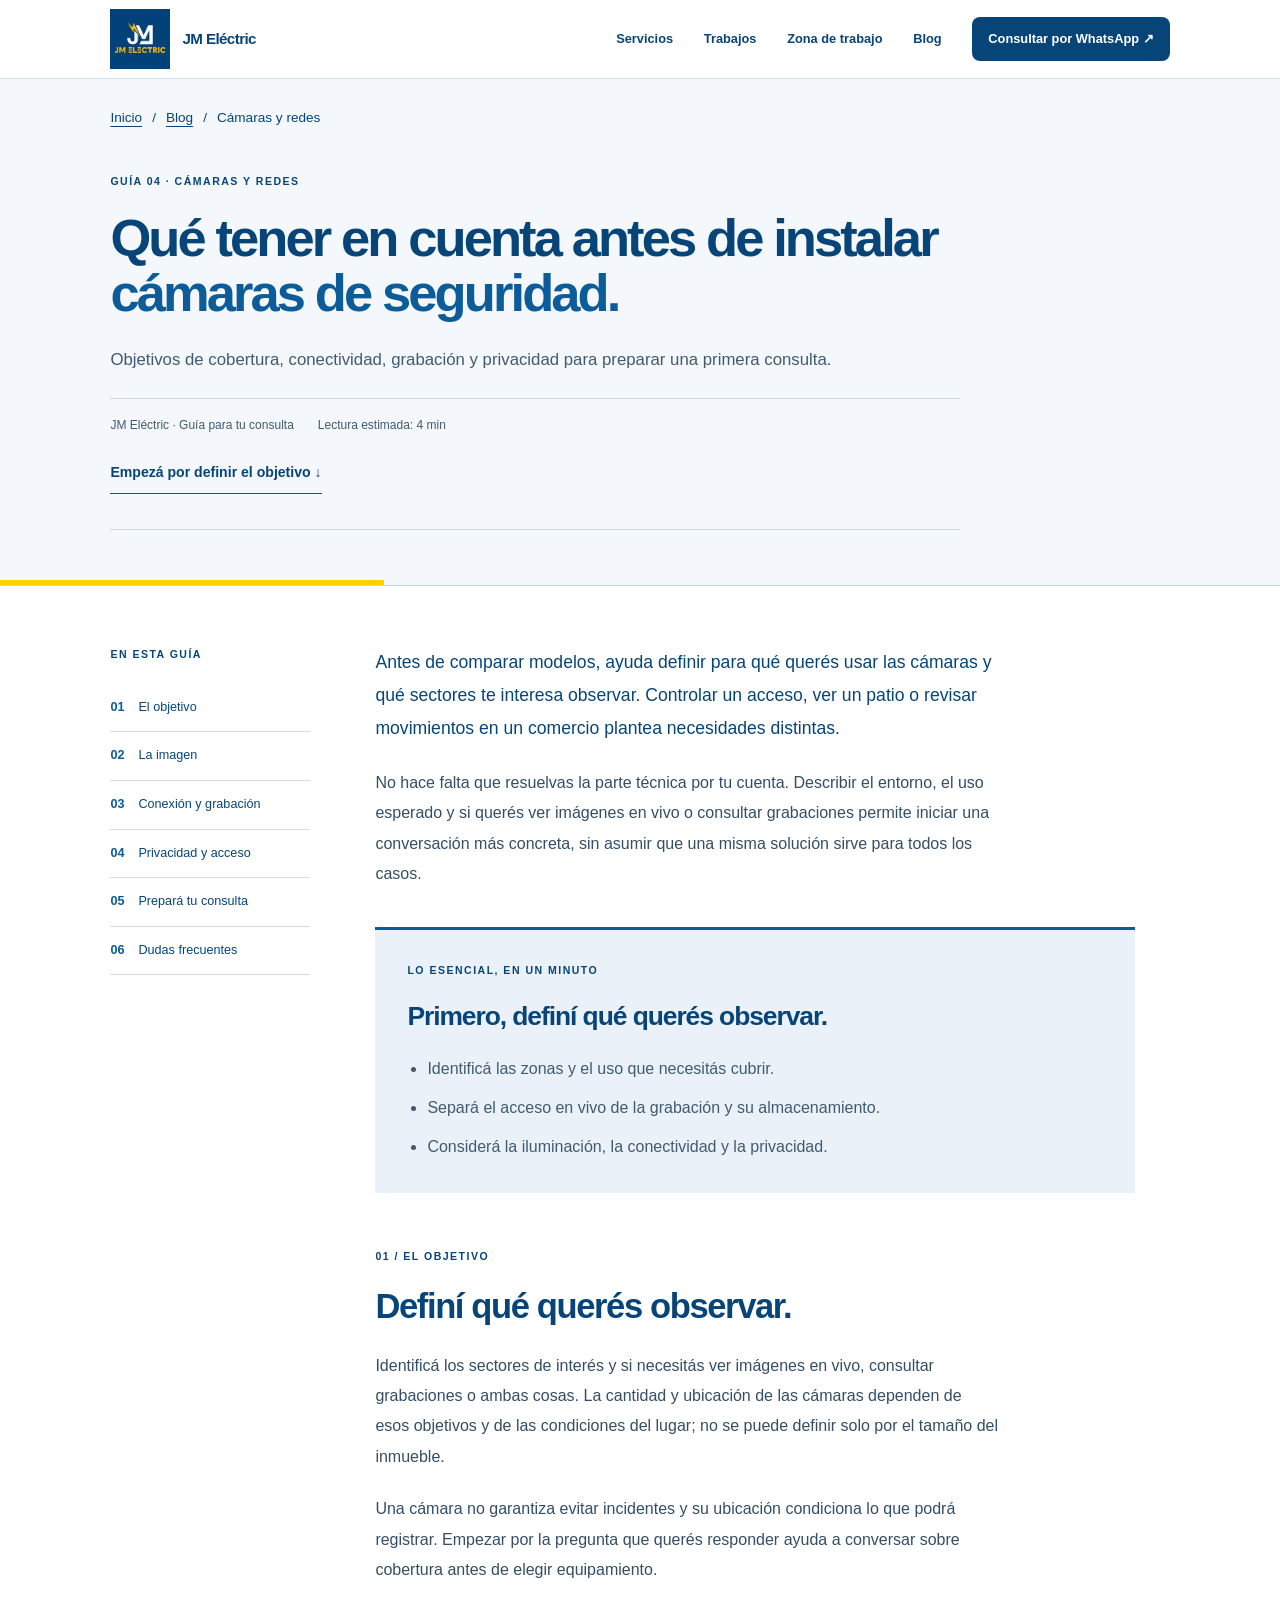
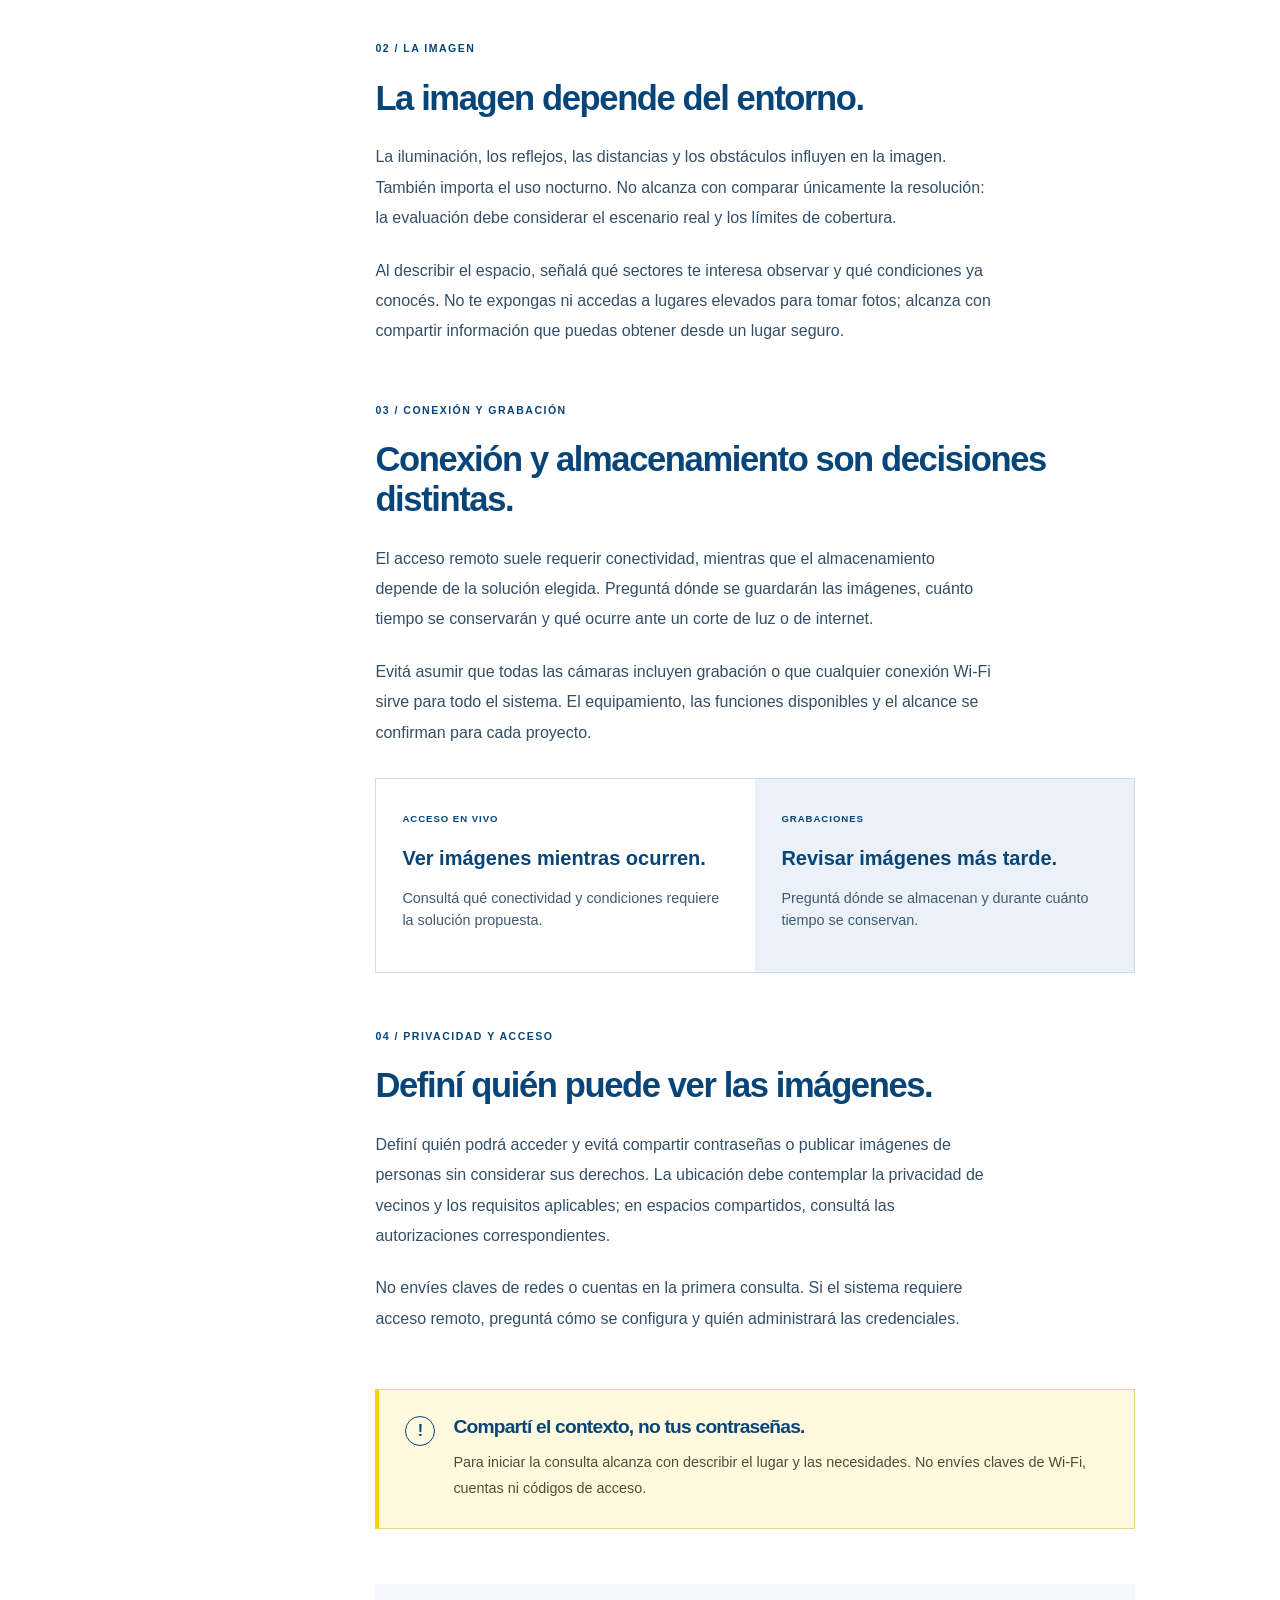
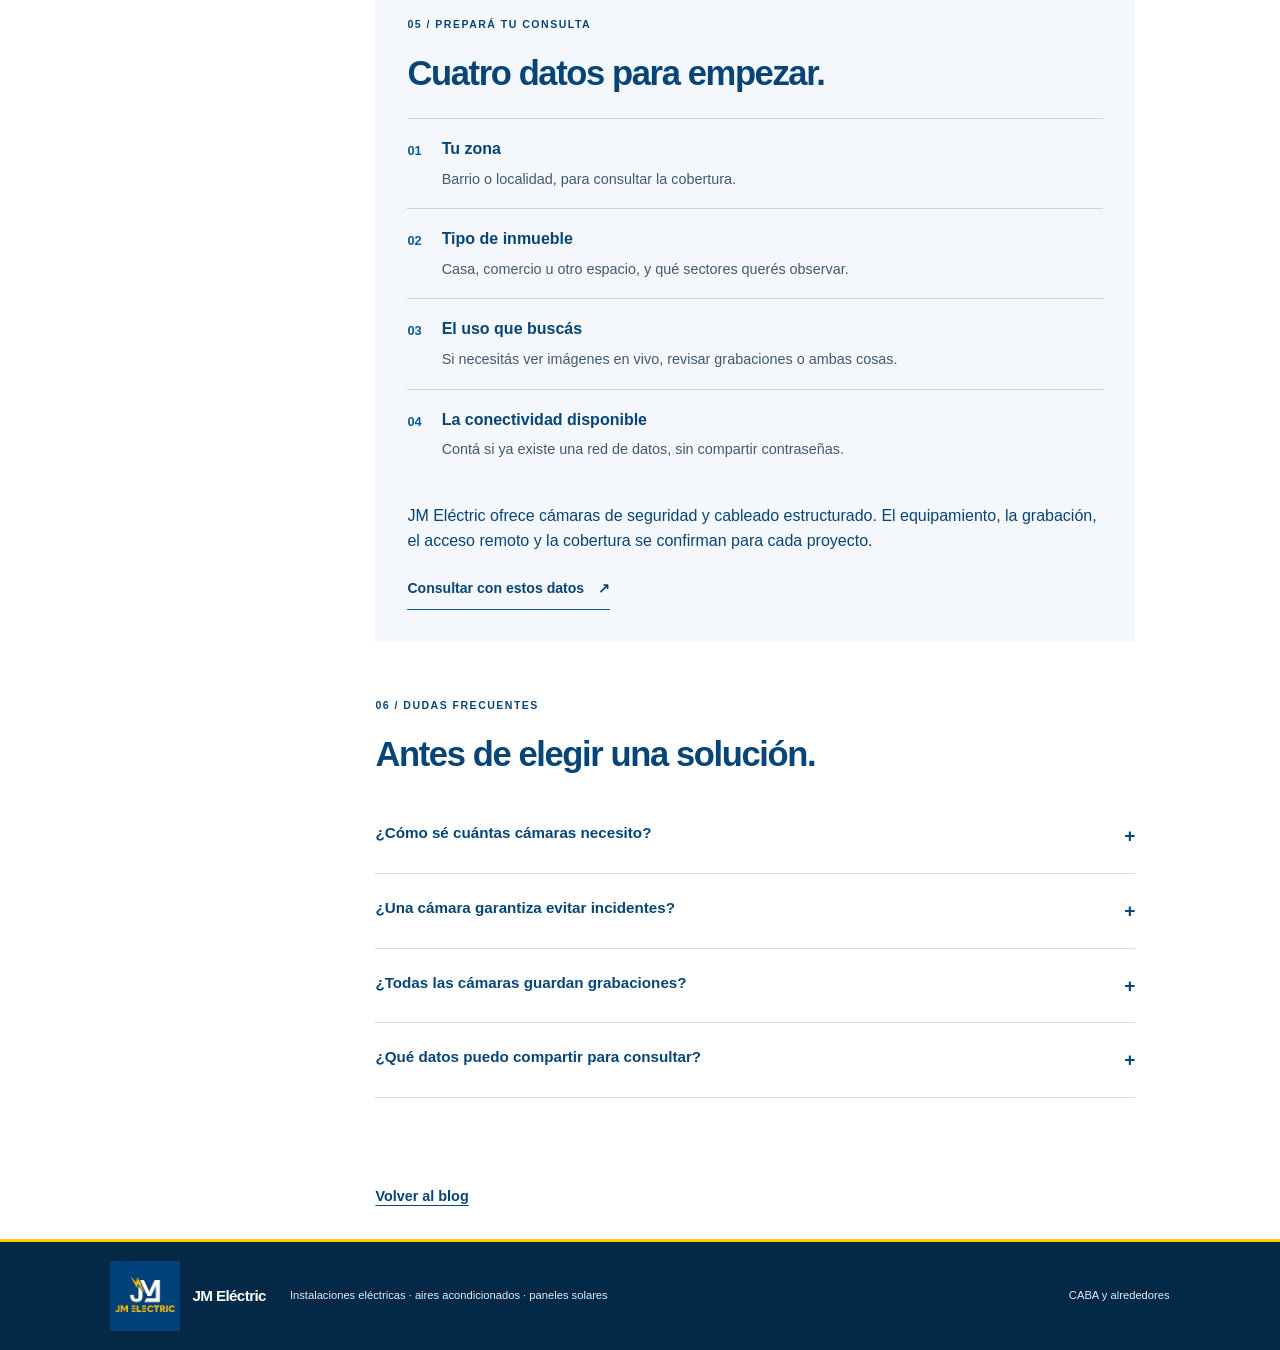
<file: blogs/antes-instalar-camaras-seguridad/index.html>
<!doctype html>
<html lang="es-AR">
<head>
<meta name="referrer" content="no-referrer">
<meta http-equiv="Content-Security-Policy" content="base-uri 'self'; object-src 'none'; form-action 'none'">
  <meta charset="utf-8">
    <meta name="viewport" content="width=device-width, initial-scale=1">
  <title>Qué tener en cuenta antes de instalar cámaras de seguridad | JM Eléctric</title>
  <meta name="description" content="Objetivos de cobertura, conectividad, grabación y privacidad para preparar una primera consulta.">
  <link rel="canonical" href="https://jm-electric.com.ar/blogs/antes-instalar-camaras-seguridad/">
<script type="application/ld+json">{"@context":"https://schema.org","@type":"BlogPosting","headline":"Qué tener en cuenta antes de instalar cámaras de seguridad","description":"Objetivos de cobertura, conectividad, grabación y privacidad para preparar una primera consulta.","mainEntityOfPage":"https://jm-electric.com.ar/blogs/antes-instalar-camaras-seguridad/","author":{"@type":"Organization","name":"JM Eléctric"},"publisher":{"@type":"Organization","name":"JM Eléctric"},"inLanguage":"es-AR"}</script>
  <meta property="og:type" content="article">
  <meta property="og:title" content="Qué tener en cuenta antes de instalar cámaras de seguridad | JM Eléctric">
  <meta property="og:description" content="Objetivos de cobertura, conectividad, grabación y privacidad para preparar una primera consulta.">
  <meta property="og:url" content="https://jm-electric.com.ar/blogs/antes-instalar-camaras-seguridad/">
  <link rel="stylesheet" href="../../style.css">
  <link rel="stylesheet" href="../../blogs.css">
<script>
!function(t,e){var o,n,p,r;e.__SV||(window.posthog && window.posthog.__loaded)||(window.posthog=e,e._i=[],e.init=function(i,s,a){function g(t,e){var o=e.split(".");2==o.length&&(t=t[o[0]],e=o[1]),t[e]=function(){t.push([e].concat(Array.prototype.slice.call(arguments,0)))}}p||((p=t.createElement("script")).type="text/javascript",p.crossOrigin="anonymous",p.async=!0,p.src=s.api_host.replace(".i.posthog.com","-assets.i.posthog.com")+"/static/array.js",p.onerror=function(){p=null},(r=t.getElementsByTagName("script")[0]).parentNode.insertBefore(p,r));var u=e;for(void 0!==a?u=e[a]=[]:a="posthog",u.people=u.people||[],Object.defineProperty(u,"toString",{configurable:!0,enumerable:!0,writable:!0,value:function(t){var e="posthog";return"posthog"!==a&&(e+="."+a),t||(e+=" (stub)"),e}}),Object.defineProperty(u.people,"toString",{configurable:!0,enumerable:!0,writable:!0,value:function(){return u.toString(1)+".people (stub)"}}),o="vu pu gu mu init Gu Qu Hu Wu Xu il Vu Yu ju oc ac lc uc cc hc capture getExtension Zu hu gc calculateEventProperties vc register register_once register_for_session unregister unregister_for_session zu mc getFeatureFlag getFeatureFlagPayload getFeatureFlagResult getAllFeatureFlags isFeatureEnabled reloadFeatureFlags updateFlags updateEarlyAccessFeatureEnrollment getEarlyAccessFeatures on onFeatureFlags onSurveysLoaded onSessionId getSurveys getActiveMatchingSurveys onActiveMatchingSurveysChanged renderSurvey displaySurvey cancelPendingSurvey canRenderSurvey canRenderSurveyAsync wc identify setPersonProperties unsetPersonProperties group resetGroups setPersonPropertiesForFlags resetPersonPropertiesForFlags setGroupPropertiesForFlags resetGroupPropertiesForFlags reset kc shutdown setIdentity clearIdentity get_distinct_id getGroups get_session_id get_session_replay_url alias set_config startSessionRecording stopSessionRecording sessionRecordingStarted captureException addExceptionStep captureLog startExceptionAutocapture stopExceptionAutocapture loadToolbar get_property getSessionProperty yc nc createPersonProfile setInternalOrTestUser bc xu ku opt_in_capturing opt_out_capturing Su has_opted_in_capturing has_opted_out_capturing get_explicit_consent_status is_capturing clear_opt_in_out_capturing tc debug nl Os getPageViewId captureTraceFeedback captureTraceMetric Du".split(" "),n=0;n<o.length;n++)g(u,o[n]);e._i.push([i,s,a])},e.__SV=1)}(document,window.posthog||[]);
posthog.init('phc_zRJZ5SvArTjrYcxxgLg35xTBeTofkA6DnmJoE6SXfPQV', {
        before_send: (event) => {
  if (!event || !event.properties) return event;
  const privateKeys = /^(n|t|e|name|nombre|phone|telefono|tel|email|message|mensaje)$/i;
  for (const key of ['$current_url', '$initial_current_url', '$referrer', '$initial_referrer']) {
    const value = event.properties[key];
    if (typeof value !== 'string') continue;
    try {
      const url = new URL(value);
      for (const name of [...url.searchParams.keys()]) if (privateKeys.test(name)) url.searchParams.delete(name);
      event.properties[key] = url.href;
    } catch { /* Non-URL values such as $direct are preserved. */ }
  }
  for (const key of Object.keys(event.properties)) if (privateKeys.test(key)) delete event.properties[key];
  return event;
},
        session_recording: { maskAllInputs: true },
    api_host: 'https://us.i.posthog.com',
    defaults: '2026-05-30',
    person_profiles: 'identified_only', // or 'always' to create profiles for anonymous users as well
});
</script>
</head>
<body>
<a class="skip-link" href="#contenido">Ir al contenido principal</a>
<header class="site-header">
    <div class="shell header-inner">
      <a class="brand" href="../../index.html#inicio" aria-label="JM Eléctric, inicio"><img class="brand-logo" src="../../images/logo-jm-electric.webp" alt="Logo de JM Electric con monograma JM blanco y rayo amarillo sobre fondo azul" width="1179" height="1172"><span class="brand-name">JM Eléctric</span></a>
      <button class="menu-toggle" id="menuToggle" type="button" aria-expanded="false" aria-controls="mainNav" aria-label="Abrir navegación"><span></span><span></span><span></span></button>
      <nav class="main-nav" id="mainNav" aria-label="Navegación principal">
        <a href="../../index.html#servicios">Servicios</a>
        <a href="../../index.html#trabajos">Trabajos</a>
        <a href="../../index.html#zona">Zona de trabajo</a>
        <a href="../../blogs/" aria-current="true">Blog</a>
        <a class="nav-cta" href="../../index.html#contacto">Consultar por WhatsApp <span aria-hidden="true">↗</span></a>
      </nav>
    </div>
  </header>
<main id="contenido"><article class="editorial-guide">
<section class="guide-hero"><div class="shell">
<nav class="blog-breadcrumb" aria-label="Ruta de navegación"><a href="../../index.html">Inicio</a><span aria-hidden="true">/</span><a href="../">Blog</a><span aria-hidden="true">/</span><span>Cámaras y redes</span></nav>
<div class="blog-article-header"><p class="eyebrow">GUÍA 04 · CÁMARAS Y REDES</p><h1>Qué tener en cuenta antes de instalar <em>cámaras de seguridad.</em></h1><p class="blog-lede">Objetivos de cobertura, conectividad, grabación y privacidad para preparar una primera consulta.</p><div class="guide-meta"><span>JM Eléctric · Guía para tu consulta</span><span>Lectura estimada: 4 min</span></div><a class="guide-text-link" href="#objetivo">Empezá por definir el objetivo ↓</a></div>
</div></section>
<div class="shell guide-layout"><aside class="guide-index" aria-label="Índice de la guía"><p class="eyebrow">EN ESTA GUÍA</p><a href="#objetivo"><span>01</span> El objetivo</a><a href="#imagen"><span>02</span> La imagen</a><a href="#conexion"><span>03</span> Conexión y grabación</a><a href="#privacidad"><span>04</span> Privacidad y acceso</a><a href="#consulta"><span>05</span> Prepará tu consulta</a><a href="#preguntas"><span>06</span> Dudas frecuentes</a></aside>
<div class="guide-content">
<div class="guide-prose guide-opening"><p>Antes de comparar modelos, ayuda definir para qué querés usar las cámaras y qué sectores te interesa observar. Controlar un acceso, ver un patio o revisar movimientos en un comercio plantea necesidades distintas.</p><p>No hace falta que resuelvas la parte técnica por tu cuenta. Describir el entorno, el uso esperado y si querés ver imágenes en vivo o consultar grabaciones permite iniciar una conversación más concreta, sin asumir que una misma solución sirve para todos los casos.</p></div>
<aside class="guide-summary"><p class="eyebrow">LO ESENCIAL, EN UN MINUTO</p><h2>Primero, definí qué querés observar.</h2><ul><li>Identificá las zonas y el uso que necesitás cubrir.</li><li>Separá el acceso en vivo de la grabación y su almacenamiento.</li><li>Considerá la iluminación, la conectividad y la privacidad.</li></ul></aside>
<section id="objetivo" class="guide-section"><p class="eyebrow">01 / EL OBJETIVO</p><h2>Definí qué querés observar.</h2><div class="guide-prose"><p>Identificá los sectores de interés y si necesitás ver imágenes en vivo, consultar grabaciones o ambas cosas. La cantidad y ubicación de las cámaras dependen de esos objetivos y de las condiciones del lugar; no se puede definir solo por el tamaño del inmueble.</p><p>Una cámara no garantiza evitar incidentes y su ubicación condiciona lo que podrá registrar. Empezar por la pregunta que querés responder ayuda a conversar sobre cobertura antes de elegir equipamiento.</p></div></section>
<section id="imagen" class="guide-section"><p class="eyebrow">02 / LA IMAGEN</p><h2>La imagen depende del entorno.</h2><div class="guide-prose"><p>La iluminación, los reflejos, las distancias y los obstáculos influyen en la imagen. También importa el uso nocturno. No alcanza con comparar únicamente la resolución: la evaluación debe considerar el escenario real y los límites de cobertura.</p><p>Al describir el espacio, señalá qué sectores te interesa observar y qué condiciones ya conocés. No te expongas ni accedas a lugares elevados para tomar fotos; alcanza con compartir información que puedas obtener desde un lugar seguro.</p></div></section>
<section id="conexion" class="guide-section"><p class="eyebrow">03 / CONEXIÓN Y GRABACIÓN</p><h2>Conexión y almacenamiento son decisiones distintas.</h2><div class="guide-prose"><p>El acceso remoto suele requerir conectividad, mientras que el almacenamiento depende de la solución elegida. Preguntá dónde se guardarán las imágenes, cuánto tiempo se conservarán y qué ocurre ante un corte de luz o de internet.</p><p>Evitá asumir que todas las cámaras incluyen grabación o que cualquier conexión Wi-Fi sirve para todo el sistema. El equipamiento, las funciones disponibles y el alcance se confirman para cada proyecto.</p></div><div class="guide-comparison"><div><span class="guide-small-label">ACCESO EN VIVO</span><h3>Ver imágenes mientras ocurren.</h3><p>Consultá qué conectividad y condiciones requiere la solución propuesta.</p></div><div><span class="guide-small-label">GRABACIONES</span><h3>Revisar imágenes más tarde.</h3><p>Preguntá dónde se almacenan y durante cuánto tiempo se conservan.</p></div></div></section>
<section id="privacidad" class="guide-section"><p class="eyebrow">04 / PRIVACIDAD Y ACCESO</p><h2>Definí quién puede ver las imágenes.</h2><div class="guide-prose"><p>Definí quién podrá acceder y evitá compartir contraseñas o publicar imágenes de personas sin considerar sus derechos. La ubicación debe contemplar la privacidad de vecinos y los requisitos aplicables; en espacios compartidos, consultá las autorizaciones correspondientes.</p><p>No envíes claves de redes o cuentas en la primera consulta. Si el sistema requiere acceso remoto, preguntá cómo se configura y quién administrará las credenciales.</p></div></section>
<aside class="guide-safety"><span aria-hidden="true">!</span><div><h2>Compartí el contexto, no tus contraseñas.</h2><p>Para iniciar la consulta alcanza con describir el lugar y las necesidades. No envíes claves de Wi-Fi, cuentas ni códigos de acceso.</p></div></aside>
<section id="consulta" class="guide-checklist guide-section"><p class="eyebrow">05 / PREPARÁ TU CONSULTA</p><h2>Cuatro datos para empezar.</h2><ol><li><span>01</span><div><h3>Tu zona</h3><p>Barrio o localidad, para consultar la cobertura.</p></div></li><li><span>02</span><div><h3>Tipo de inmueble</h3><p>Casa, comercio u otro espacio, y qué sectores querés observar.</p></div></li><li><span>03</span><div><h3>El uso que buscás</h3><p>Si necesitás ver imágenes en vivo, revisar grabaciones o ambas cosas.</p></div></li><li><span>04</span><div><h3>La conectividad disponible</h3><p>Contá si ya existe una red de datos, sin compartir contraseñas.</p></div></li></ol><p>JM Eléctric ofrece cámaras de seguridad y cableado estructurado. El equipamiento, la grabación, el acceso remoto y la cobertura se confirman para cada proyecto.</p><a class="guide-text-link" href="https://wa.me/5491178528166?text=Hola%2C%20le%C3%AD%20la%20gu%C3%ADa%20%E2%80%9CQu%C3%A9%20tener%20en%20cuenta%20antes%20de%20instalar%20c%C3%A1maras%20de%20seguridad%E2%80%9D%20y%20quisiera%20consultar%20por%20una%20instalaci%C3%B3n%20de%20c%C3%A1maras.%20Mi%20zona%20es%3A%20" target="_blank" rel="noopener noreferrer">Consultar con estos datos <span aria-hidden="true">↗</span></a></section>
<section id="preguntas" class="guide-faq guide-section"><p class="eyebrow">06 / DUDAS FRECUENTES</p><h2>Antes de elegir una solución.</h2><details><summary>¿Cómo sé cuántas cámaras necesito?</summary><p>Empezá por identificar los sectores que querés observar y qué necesitás hacer con las imágenes. La cobertura depende del entorno, la iluminación, las distancias y los obstáculos; la solución se define para cada caso.</p></details><details><summary>¿Una cámara garantiza evitar incidentes?</summary><p>No. Una cámara no garantiza evitar incidentes y su ubicación condiciona lo que podrá registrar.</p></details><details><summary>¿Todas las cámaras guardan grabaciones?</summary><p>No conviene darlo por hecho. Preguntá qué solución de almacenamiento incluye la propuesta y cuánto tiempo se conservan las imágenes.</p></details><details><summary>¿Qué datos puedo compartir para consultar?</summary><p>Podés indicar tu zona, tipo de inmueble, sectores a cubrir y necesidades de acceso o grabación. No envíes claves ni códigos de acceso.</p></details></section>
<a class="blog-back" href="../">Volver al blog</a>
</div></div>
</article></main>
<footer class="site-footer"><div class="shell footer-layout"><a class="brand" href="../../index.html#inicio" aria-label="JM Eléctric, volver al inicio"><img class="brand-logo" src="../../images/logo-jm-electric.webp" alt="Logo de JM Electric con monograma JM blanco y rayo amarillo sobre fondo azul" width="1179" height="1172" loading="lazy" decoding="async"><span class="brand-name">JM Eléctric</span></a><p>Instalaciones eléctricas · aires acondicionados · paneles solares</p><span>CABA y alrededores</span></div></footer>
<script src="../../script.js" defer></script>
</body>
</html>
</file>
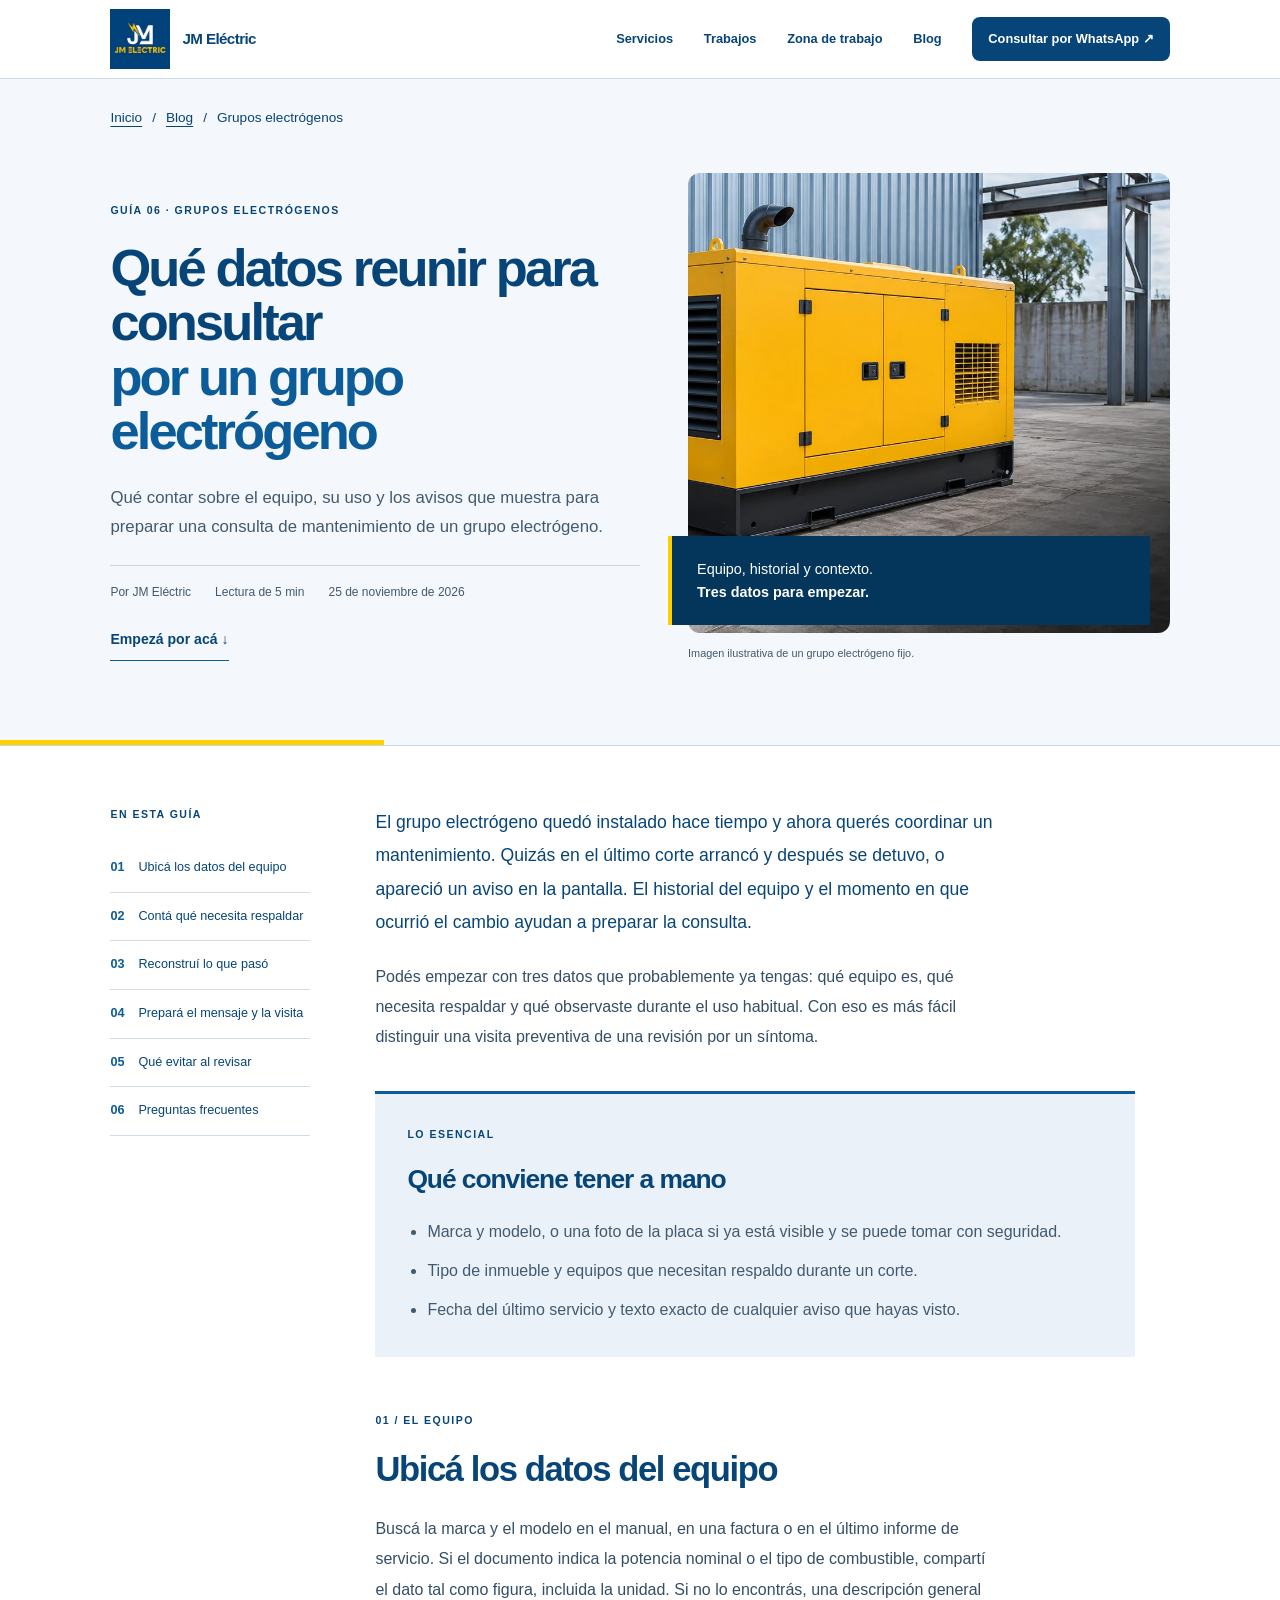
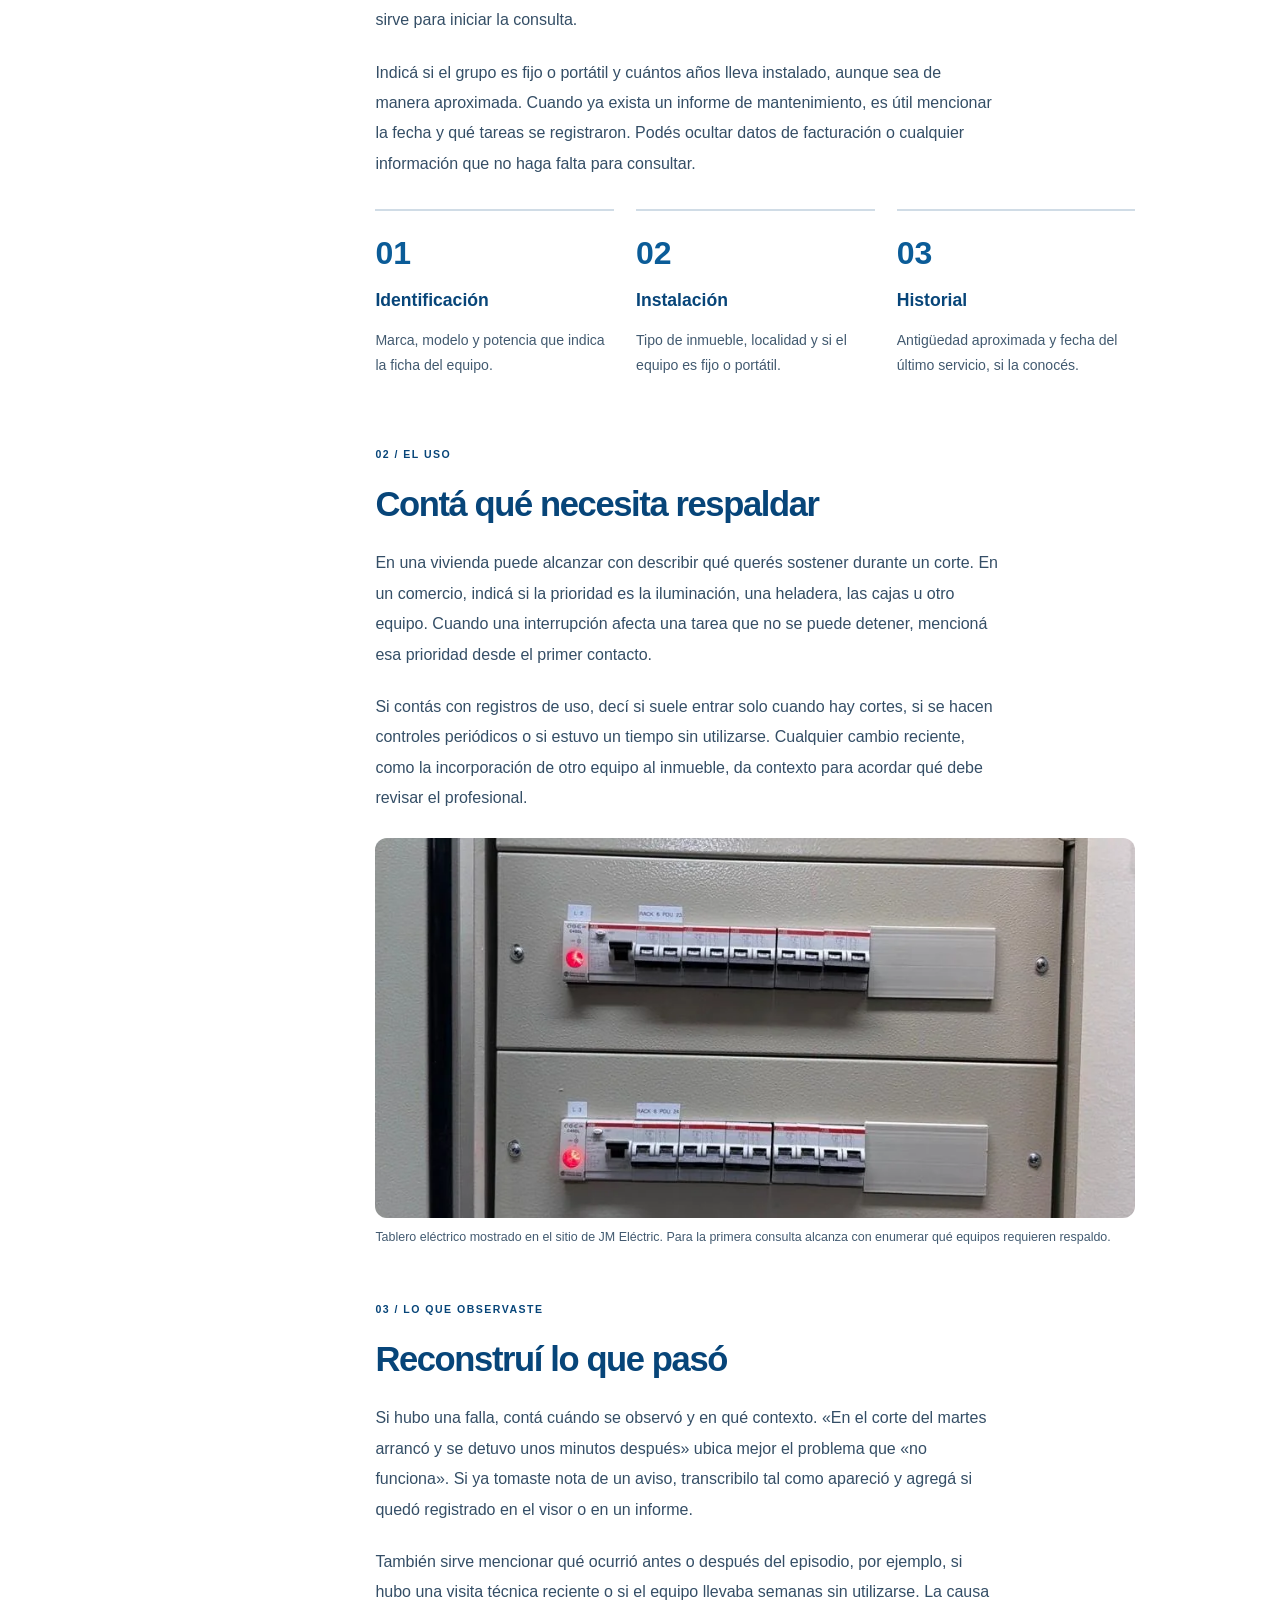
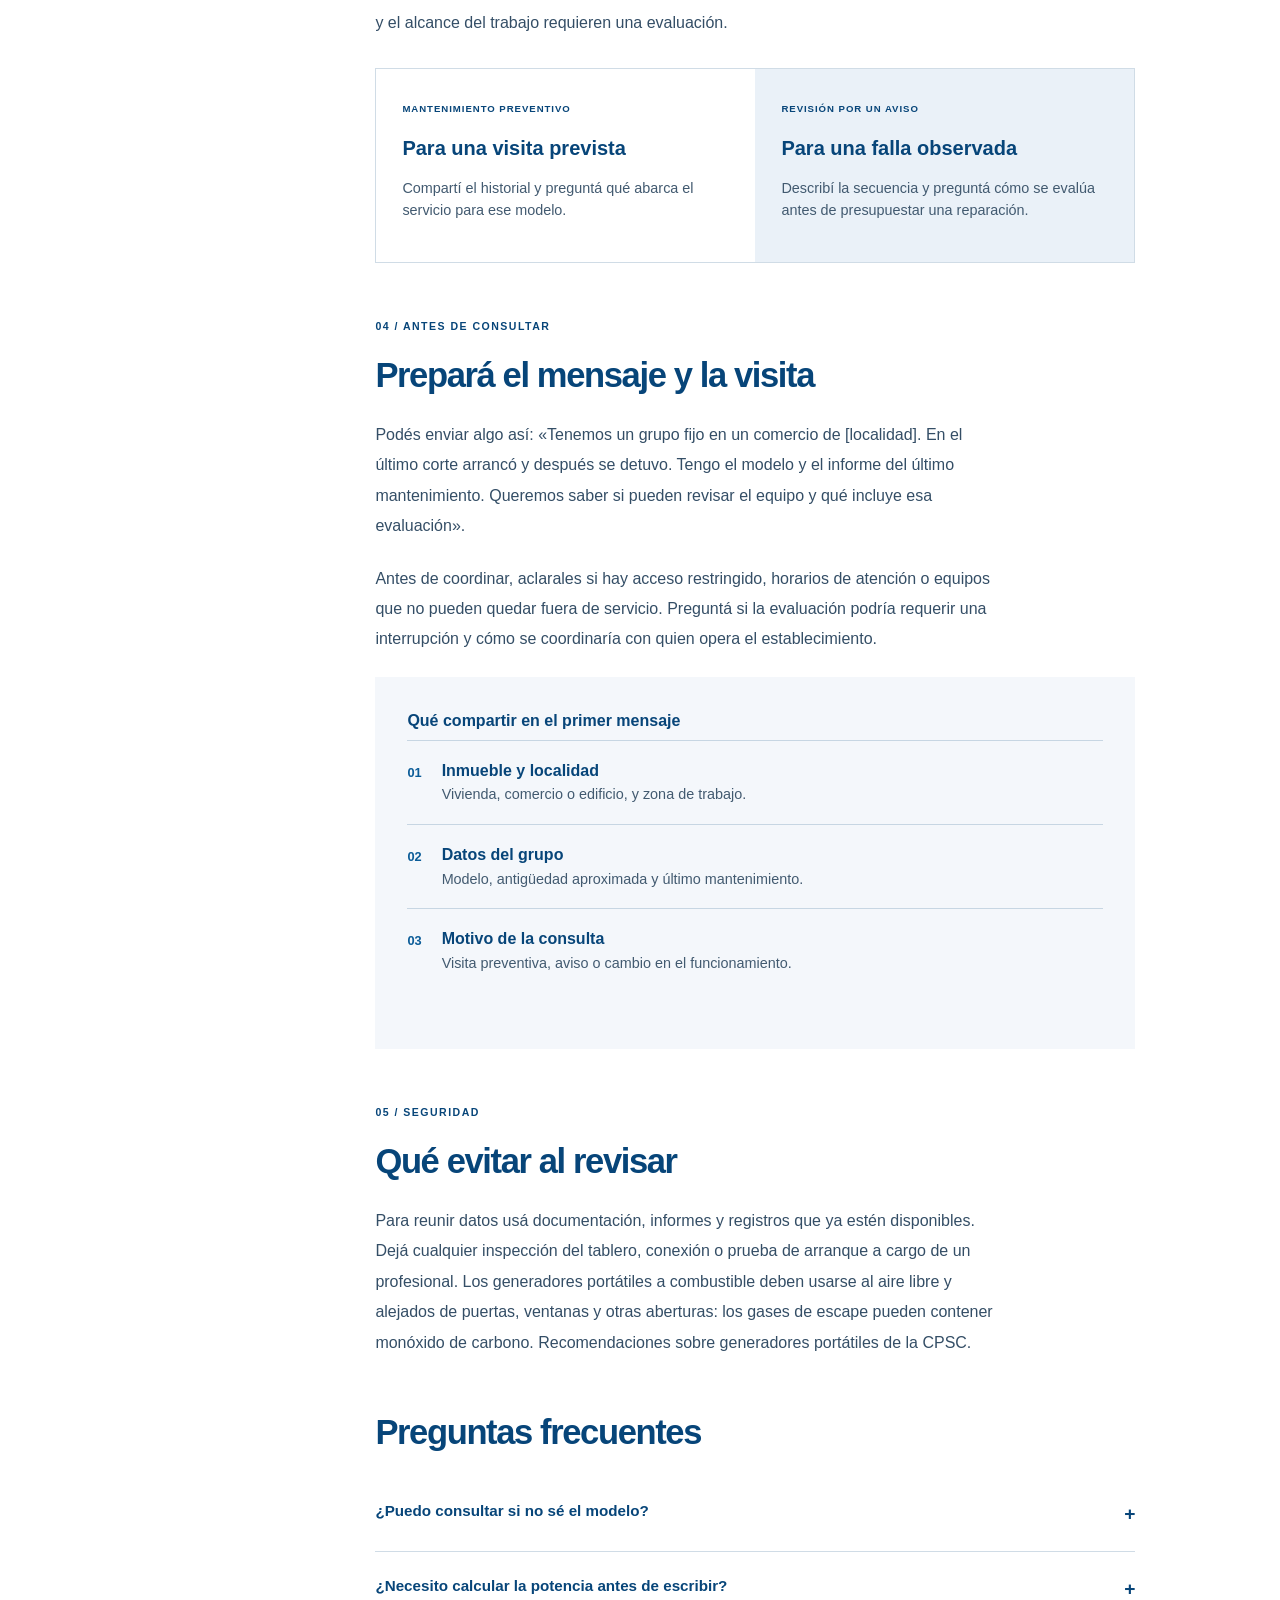
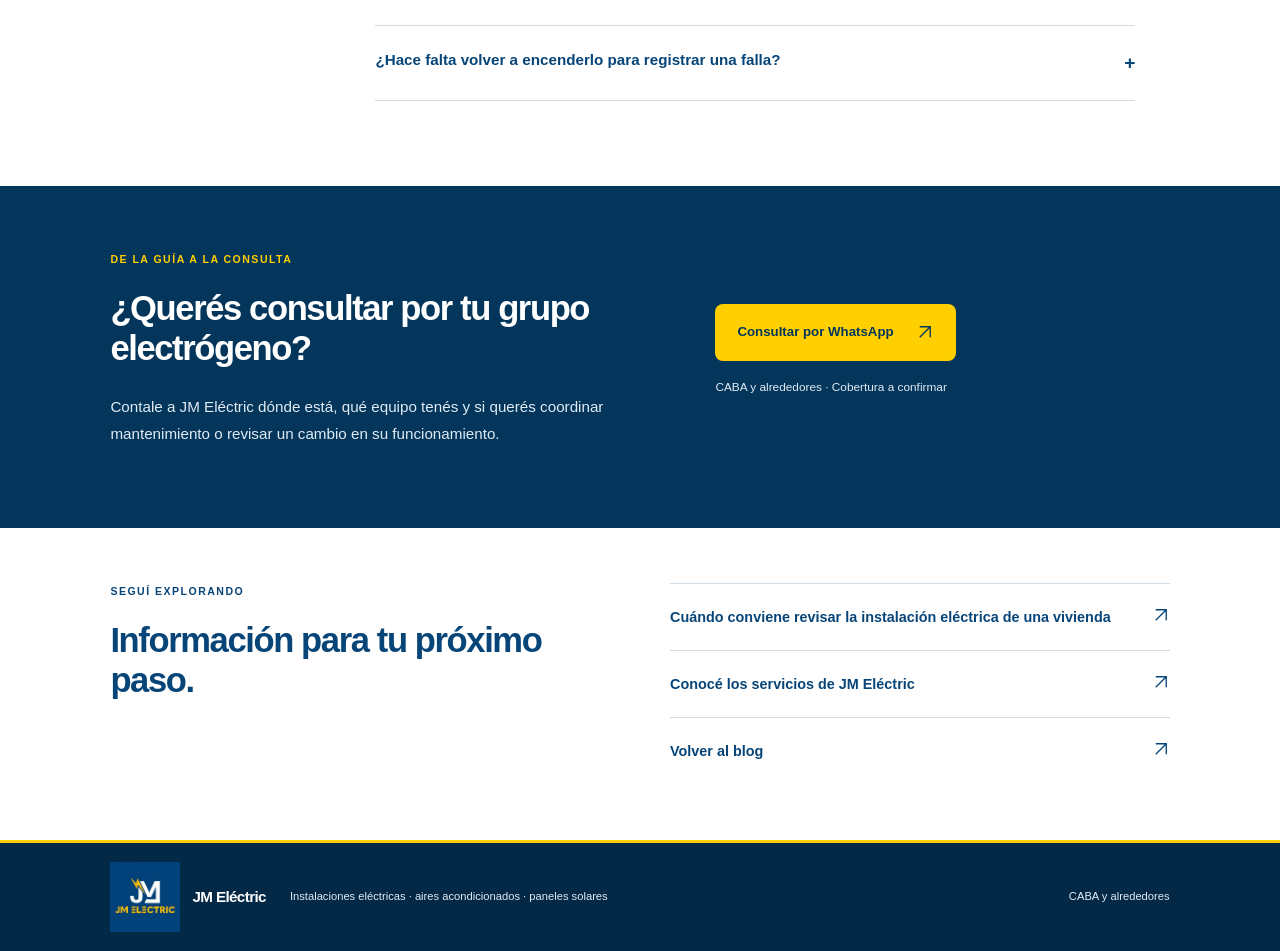
<file: blogs/consulta-mantenimiento-grupo-electrogeno/index.html>
<!doctype html>
<html lang="es-AR">
<head>
  <meta charset="utf-8">
  <meta name="viewport" content="width=device-width, initial-scale=1">
  <title>Qué datos reunir para consultar por un grupo electrógeno | JM Eléctric</title>
  <meta name="description" content="Qué contar sobre el equipo, su uso y los avisos que muestra para preparar una consulta de mantenimiento de un grupo electrógeno.">
  <link rel="canonical" href="https://jm-electric.com.ar/blogs/consulta-mantenimiento-grupo-electrogeno/">
  <meta property="og:type" content="article">
  <meta property="og:locale" content="es_AR">
  <meta property="og:title" content="Qué datos reunir para consultar por un grupo electrógeno">
  <meta property="og:description" content="Qué contar sobre el equipo, su uso y los avisos que muestra para preparar una consulta de mantenimiento de un grupo electrógeno.">
  <meta property="og:url" content="https://jm-electric.com.ar/blogs/consulta-mantenimiento-grupo-electrogeno/">
  <meta property="og:image" content="https://jm-electric.com.ar/images/trabajos/grupo-electrogeno-ilustrativo.webp">
  <meta property="og:image:alt" content="Grupo electrógeno fijo con carcasa amarilla en un patio exterior">
  <meta name="twitter:card" content="summary_large_image">
  <meta name="twitter:title" content="Qué datos reunir para consultar por un grupo electrógeno">
  <meta name="twitter:description" content="Qué contar sobre el equipo, su uso y los avisos que muestra para preparar una consulta de mantenimiento de un grupo electrógeno.">
  <meta name="twitter:image" content="https://jm-electric.com.ar/images/trabajos/grupo-electrogeno-ilustrativo.webp">
  <meta name="twitter:image:alt" content="Grupo electrógeno fijo con carcasa amarilla en un patio exterior">
  <link rel="stylesheet" href="../../style.css">
  <link rel="stylesheet" href="../../blogs.css">
  <link rel="stylesheet" href="guide-images.css">
  <script type="application/ld+json">{"@context":"https://schema.org","@type":"BlogPosting","headline":"Qué datos reunir para consultar por un grupo electrógeno","description":"Qué contar sobre el equipo, su uso y los avisos que muestra para preparar una consulta de mantenimiento de un grupo electrógeno.","url":"https://jm-electric.com.ar/blogs/consulta-mantenimiento-grupo-electrogeno/","mainEntityOfPage":"https://jm-electric.com.ar/blogs/consulta-mantenimiento-grupo-electrogeno/","inLanguage":"es-AR","datePublished":"2026-11-25","author":{"@type":"Organization","name":"JM Eléctric","url":"https://jm-electric.com.ar/"},"image":["https://jm-electric.com.ar/images/trabajos/grupo-electrogeno-ilustrativo.webp"]}</script>
</head>
<body>
  <a class="skip-link" href="#contenido">Ir al contenido principal</a>
  <header class="site-header">
    <div class="shell header-inner">
      <a class="brand" href="../../index.html#inicio" aria-label="JM Eléctric, inicio"><img class="brand-logo" src="../../images/logo-jm-electric.webp" alt="Logo de JM Electric con monograma JM blanco y rayo amarillo sobre fondo azul" width="1179" height="1172"><span class="brand-name">JM Eléctric</span></a>
      <button class="menu-toggle" id="menuToggle" type="button" aria-expanded="false" aria-controls="mainNav" aria-label="Abrir navegación"><span></span><span></span><span></span></button>
      <nav class="main-nav" id="mainNav" aria-label="Navegación principal">
        <a href="../../index.html#servicios">Servicios</a>
        <a href="../../index.html#trabajos">Trabajos</a>
        <a href="../../index.html#zona">Zona de trabajo</a>
        <a href="../../blogs/" aria-current="true">Blog</a>
        <a class="nav-cta" href="../../index.html#contacto">Consultar por WhatsApp <span aria-hidden="true">↗</span></a>
      </nav>
    </div>
  </header>
  <main id="contenido">
    <article class="editorial-guide">
      <section class="guide-hero">
        <div class="shell">
          <nav class="blog-breadcrumb" aria-label="Ruta de navegación"><a href="../../">Inicio</a><span aria-hidden="true">/</span><a href="../">Blog</a><span aria-hidden="true">/</span><span>Grupos electrógenos</span></nav>
          <div class="guide-hero-grid">
            <div>
              <p class="eyebrow">GUÍA 06 · GRUPOS ELECTRÓGENOS</p>
              <h1>Qué datos reunir para consultar <em>por un grupo electrógeno</em></h1>
              <p class="blog-lede">Qué contar sobre el equipo, su uso y los avisos que muestra para preparar una consulta de mantenimiento de un grupo electrógeno.</p>
              <div class="guide-meta"><span>Por JM Eléctric</span><span>Lectura de 5 min</span><time datetime="2026-11-25">25 de noviembre de 2026</time></div>
              <a class="guide-text-link" href="#equipo">Empezá por acá ↓</a>
            </div>
            <figure class="guide-cover"><img src="../../images/trabajos/grupo-electrogeno-ilustrativo.webp" width="1200" height="800" alt="Grupo electrógeno fijo con carcasa amarilla en un patio exterior" fetchpriority="high" decoding="async"><div class="guide-cover-note">Equipo, historial y contexto.<br><strong>Tres datos para empezar.</strong></div><figcaption>Imagen ilustrativa de un grupo electrógeno fijo.</figcaption></figure>
          </div>
        </div>
      </section>
      <div class="shell guide-layout">
        <aside class="guide-index" aria-label="Índice de la guía">
          <p class="eyebrow">EN ESTA GUÍA</p>
          <a href="#equipo"><span>01</span> Ubicá los datos del equipo</a>
          <a href="#uso"><span>02</span> Contá qué necesita respaldar</a>
          <a href="#registros"><span>03</span> Reconstruí lo que pasó</a>
          <a href="#visita"><span>04</span> Prepará el mensaje y la visita</a>
          <a href="#seguridad"><span>05</span> Qué evitar al revisar</a>
          <a href="#preguntas"><span>06</span> Preguntas frecuentes</a>
        </aside>
        <div class="guide-content">
          <div class="guide-prose guide-opening"><p>El grupo electrógeno quedó instalado hace tiempo y ahora querés coordinar un mantenimiento. Quizás en el último corte arrancó y después se detuvo, o apareció un aviso en la pantalla. El historial del equipo y el momento en que ocurrió el cambio ayudan a preparar la consulta.</p><p>Podés empezar con tres datos que probablemente ya tengas: qué equipo es, qué necesita respaldar y qué observaste durante el uso habitual. Con eso es más fácil distinguir una visita preventiva de una revisión por un síntoma.</p></div>
          <aside class="guide-summary"><p class="eyebrow">LO ESENCIAL</p><h2>Qué conviene tener a mano</h2><ul><li>Marca y modelo, o una foto de la placa si ya está visible y se puede tomar con seguridad.</li><li>Tipo de inmueble y equipos que necesitan respaldo durante un corte.</li><li>Fecha del último servicio y texto exacto de cualquier aviso que hayas visto.</li></ul></aside>
          <section class="guide-section" id="equipo"><p class="eyebrow">01 / EL EQUIPO</p><h2>Ubicá los datos del equipo</h2><div class="guide-prose"><p>Buscá la marca y el modelo en el manual, en una factura o en el último informe de servicio. Si el documento indica la potencia nominal o el tipo de combustible, compartí el dato tal como figura, incluida la unidad. Si no lo encontrás, una descripción general sirve para iniciar la consulta.</p><p>Indicá si el grupo es fijo o portátil y cuántos años lleva instalado, aunque sea de manera aproximada. Cuando ya exista un informe de mantenimiento, es útil mencionar la fecha y qué tareas se registraron. Podés ocultar datos de facturación o cualquier información que no haga falta para consultar.</p></div><div class="guide-observations"><div><span>01</span><h3>Identificación</h3><p>Marca, modelo y potencia que indica la ficha del equipo.</p></div><div><span>02</span><h3>Instalación</h3><p>Tipo de inmueble, localidad y si el equipo es fijo o portátil.</p></div><div><span>03</span><h3>Historial</h3><p>Antigüedad aproximada y fecha del último servicio, si la conocés.</p></div></div></section>
          <section class="guide-section" id="uso"><p class="eyebrow">02 / EL USO</p><h2>Contá qué necesita respaldar</h2><div class="guide-prose"><p>En una vivienda puede alcanzar con describir qué querés sostener durante un corte. En un comercio, indicá si la prioridad es la iluminación, una heladera, las cajas u otro equipo. Cuando una interrupción afecta una tarea que no se puede detener, mencioná esa prioridad desde el primer contacto.</p><p>Si contás con registros de uso, decí si suele entrar solo cuando hay cortes, si se hacen controles periódicos o si estuvo un tiempo sin utilizarse. Cualquier cambio reciente, como la incorporación de otro equipo al inmueble, da contexto para acordar qué debe revisar el profesional.</p></div><figure class="guide-detail-photo"><img src="../../images/trabajos/tablero-electrico.webp" width="900" height="1200" alt="Tablero de distribución eléctrica con filas de protecciones" loading="lazy" decoding="async"><figcaption>Tablero eléctrico mostrado en el sitio de JM Eléctric. Para la primera consulta alcanza con enumerar qué equipos requieren respaldo.</figcaption></figure></section>
          <section class="guide-section" id="registros"><p class="eyebrow">03 / LO QUE OBSERVASTE</p><h2>Reconstruí lo que pasó</h2><div class="guide-prose"><p>Si hubo una falla, contá cuándo se observó y en qué contexto. «En el corte del martes arrancó y se detuvo unos minutos después» ubica mejor el problema que «no funciona». Si ya tomaste nota de un aviso, transcribilo tal como apareció y agregá si quedó registrado en el visor o en un informe.</p><p>También sirve mencionar qué ocurrió antes o después del episodio, por ejemplo, si hubo una visita técnica reciente o si el equipo llevaba semanas sin utilizarse. La causa y el alcance del trabajo requieren una evaluación.</p></div><div class="guide-comparison"><div><span class="guide-small-label">MANTENIMIENTO PREVENTIVO</span><h3>Para una visita prevista</h3><p>Compartí el historial y preguntá qué abarca el servicio para ese modelo.</p></div><div><span class="guide-small-label">REVISIÓN POR UN AVISO</span><h3>Para una falla observada</h3><p>Describí la secuencia y preguntá cómo se evalúa antes de presupuestar una reparación.</p></div></div></section>
          <section class="guide-section" id="visita"><p class="eyebrow">04 / ANTES DE CONSULTAR</p><h2>Prepará el mensaje y la visita</h2><div class="guide-prose"><p>Podés enviar algo así: «Tenemos un grupo fijo en un comercio de [localidad]. En el último corte arrancó y después se detuvo. Tengo el modelo y el informe del último mantenimiento. Queremos saber si pueden revisar el equipo y qué incluye esa evaluación».</p><p>Antes de coordinar, aclarales si hay acceso restringido, horarios de atención o equipos que no pueden quedar fuera de servicio. Preguntá si la evaluación podría requerir una interrupción y cómo se coordinaría con quien opera el establecimiento.</p></div><div class="guide-checklist"><h3>Qué compartir en el primer mensaje</h3><ol><li><span aria-hidden="true">01</span><div><strong>Inmueble y localidad</strong><p>Vivienda, comercio o edificio, y zona de trabajo.</p></div></li><li><span aria-hidden="true">02</span><div><strong>Datos del grupo</strong><p>Modelo, antigüedad aproximada y último mantenimiento.</p></div></li><li><span aria-hidden="true">03</span><div><strong>Motivo de la consulta</strong><p>Visita preventiva, aviso o cambio en el funcionamiento.</p></div></li></ol></div></section>
          <section class="guide-section" id="seguridad"><p class="eyebrow">05 / SEGURIDAD</p><h2>Qué evitar al revisar</h2><div class="guide-prose"><p>Para reunir datos usá documentación, informes y registros que ya estén disponibles. Dejá cualquier inspección del tablero, conexión o prueba de arranque a cargo de un profesional. Los generadores portátiles a combustible deben usarse al aire libre y alejados de puertas, ventanas y otras aberturas: los gases de escape pueden contener monóxido de carbono. <a href="https://www.cpsc.gov/Safety-Education/Safety-Guides/Carbon-Monoxide-Home/Generators-and-Engine-Driven-Tools">Recomendaciones sobre generadores portátiles de la CPSC</a>.</p></div></section>
          <section class="guide-section guide-faq" id="preguntas"><h2>Preguntas frecuentes</h2>
            <details><summary>¿Puedo consultar si no sé el modelo?</summary><p>Sí. Indicá qué tipo de grupo tenés, en qué localidad está y qué necesitás resolver. El manual o un informe anterior pueden aportar el modelo después.</p></details>
            <details><summary>¿Necesito calcular la potencia antes de escribir?</summary><p>Podés compartir la potencia indicada en la ficha, si la encontrás, y la lista de equipos que necesitan respaldo. El dimensionamiento le corresponde a quien evalúe la instalación.</p></details>
            <details><summary>¿Hace falta volver a encenderlo para registrar una falla?</summary><p>No. Contá lo que ya observaste y compartí cualquier registro disponible. El profesional podrá indicar qué comprobaciones corresponden.</p></details>
          </section>
        </div>
      </div>
      <section class="guide-contact"><div class="shell guide-contact-grid"><div><p class="eyebrow">DE LA GUÍA A LA CONSULTA</p><h2>¿Querés consultar por tu grupo electrógeno?</h2><p>Contale a JM Eléctric dónde está, qué equipo tenés y si querés coordinar mantenimiento o revisar un cambio en su funcionamiento.</p></div><div><a class="button button-primary" href="https://wa.me/5491178528166?text=Hola%2C%20le%C3%AD%20la%20gu%C3%ADa%20sobre%20grupos%20electr%C3%B3genos.%20Quisiera%20consultar%20por%20mantenimiento.%20Mi%20localidad%20es%3A%20" target="_blank" rel="noopener noreferrer">Consultar por WhatsApp <svg aria-hidden="true" width="18" height="18" viewBox="0 0 24 24" fill="none" stroke="currentColor" stroke-width="1.8"><path d="M5 19 19 5M5 5h14v14"/></svg></a><p class="guide-contact-caption">CABA y alrededores · Cobertura a confirmar</p></div></div></section>
      <section class="shell guide-related" aria-label="Lecturas y servicios relacionados"><div><p class="eyebrow">SEGUÍ EXPLORANDO</p><h2>Información para tu próximo paso.</h2></div><div><a href="../cuando-revisar-instalacion-electrica-vivienda/">Cuándo conviene revisar la instalación eléctrica de una vivienda <svg aria-hidden="true" width="18" height="18" viewBox="0 0 24 24" fill="none" stroke="currentColor" stroke-width="1.8"><path d="M5 19 19 5M5 5h14v14"/></svg></a><a href="../../index.html#servicios">Conocé los servicios de JM Eléctric <svg aria-hidden="true" width="18" height="18" viewBox="0 0 24 24" fill="none" stroke="currentColor" stroke-width="1.8"><path d="M5 19 19 5M5 5h14v14"/></svg></a><a href="../">Volver al blog <svg aria-hidden="true" width="18" height="18" viewBox="0 0 24 24" fill="none" stroke="currentColor" stroke-width="1.8"><path d="M5 19 19 5M5 5h14v14"/></svg></a></div></section>
    </article>
  </main>
  <footer class="site-footer"><div class="shell footer-layout"><a class="brand" href="../../index.html#inicio" aria-label="JM Eléctric, volver al inicio"><img class="brand-logo" src="../../images/logo-jm-electric.webp" alt="Logo de JM Electric con monograma JM blanco y rayo amarillo sobre fondo azul" width="1179" height="1172" loading="lazy" decoding="async"><span class="brand-name">JM Eléctric</span></a><p>Instalaciones eléctricas · aires acondicionados · paneles solares</p><span>CABA y alrededores</span></div></footer>
  <script src="../../script.js" defer></script>
</body>
</html>
</file>
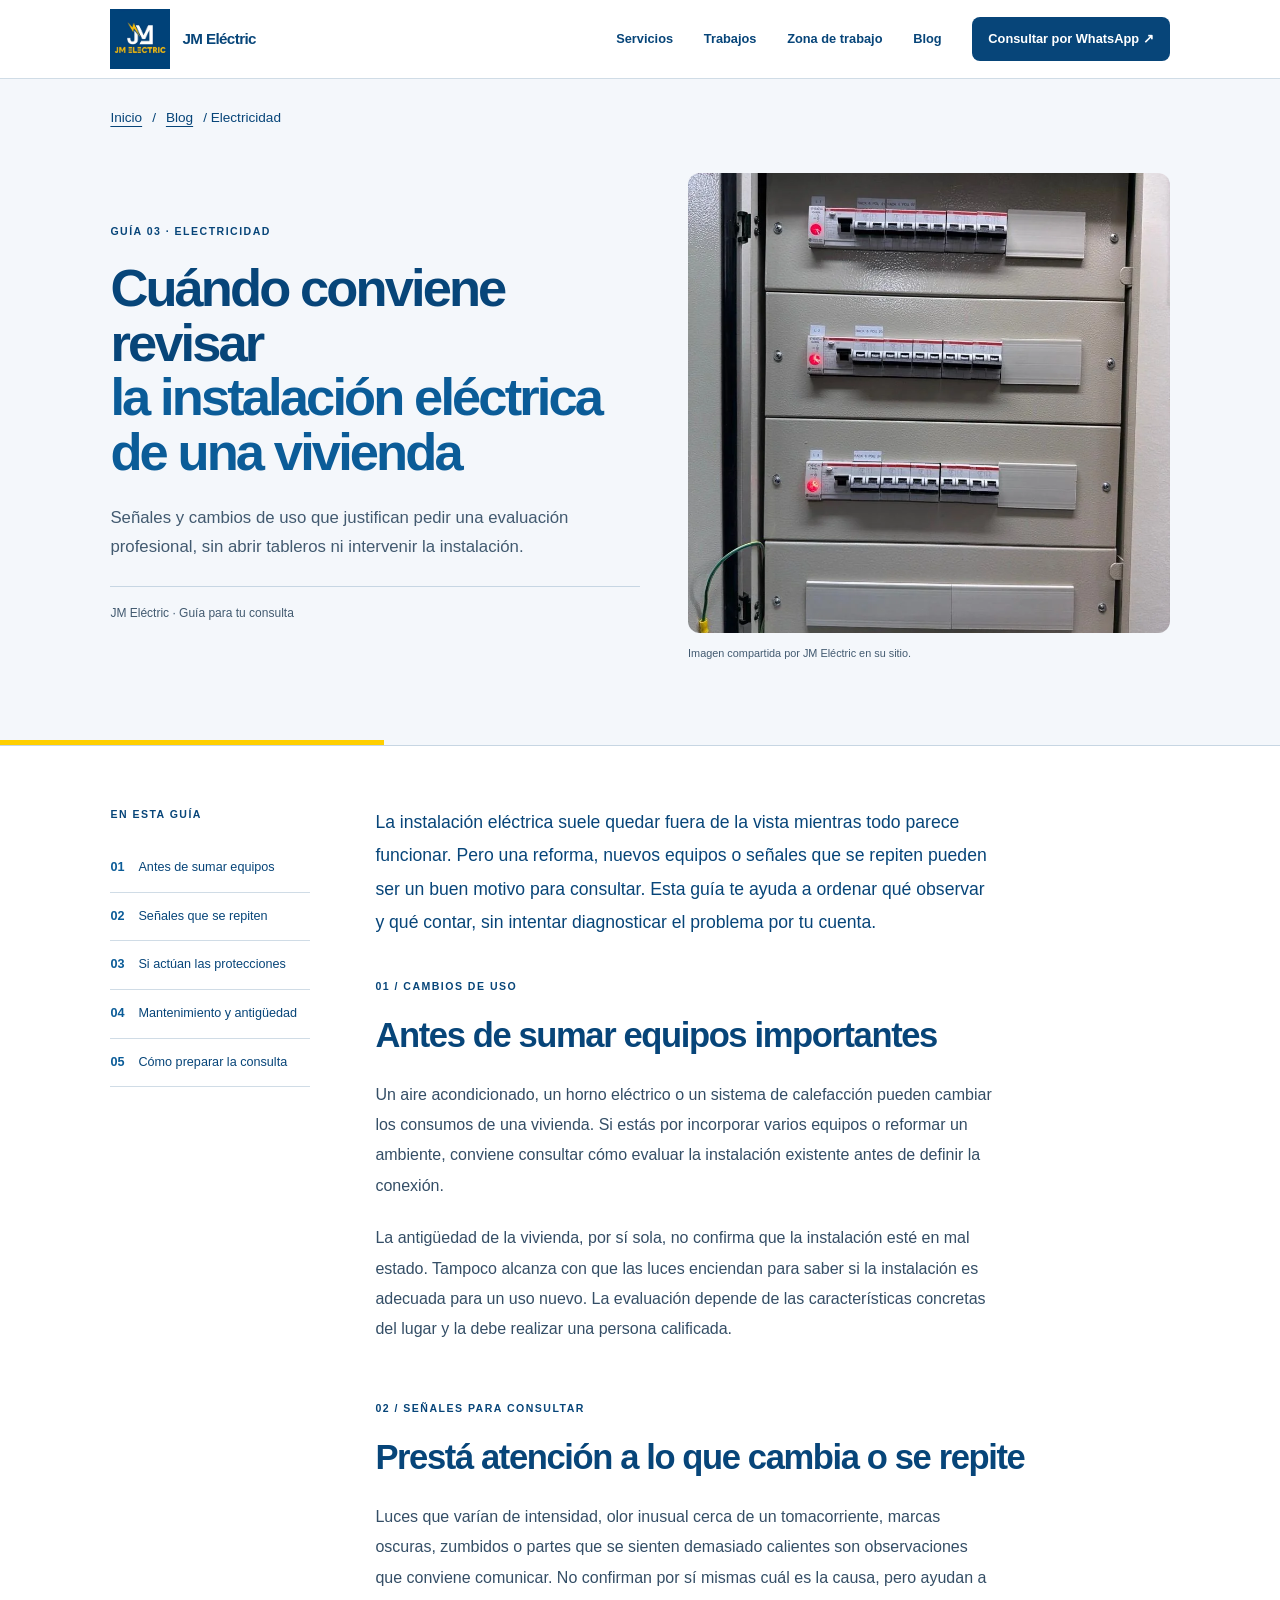
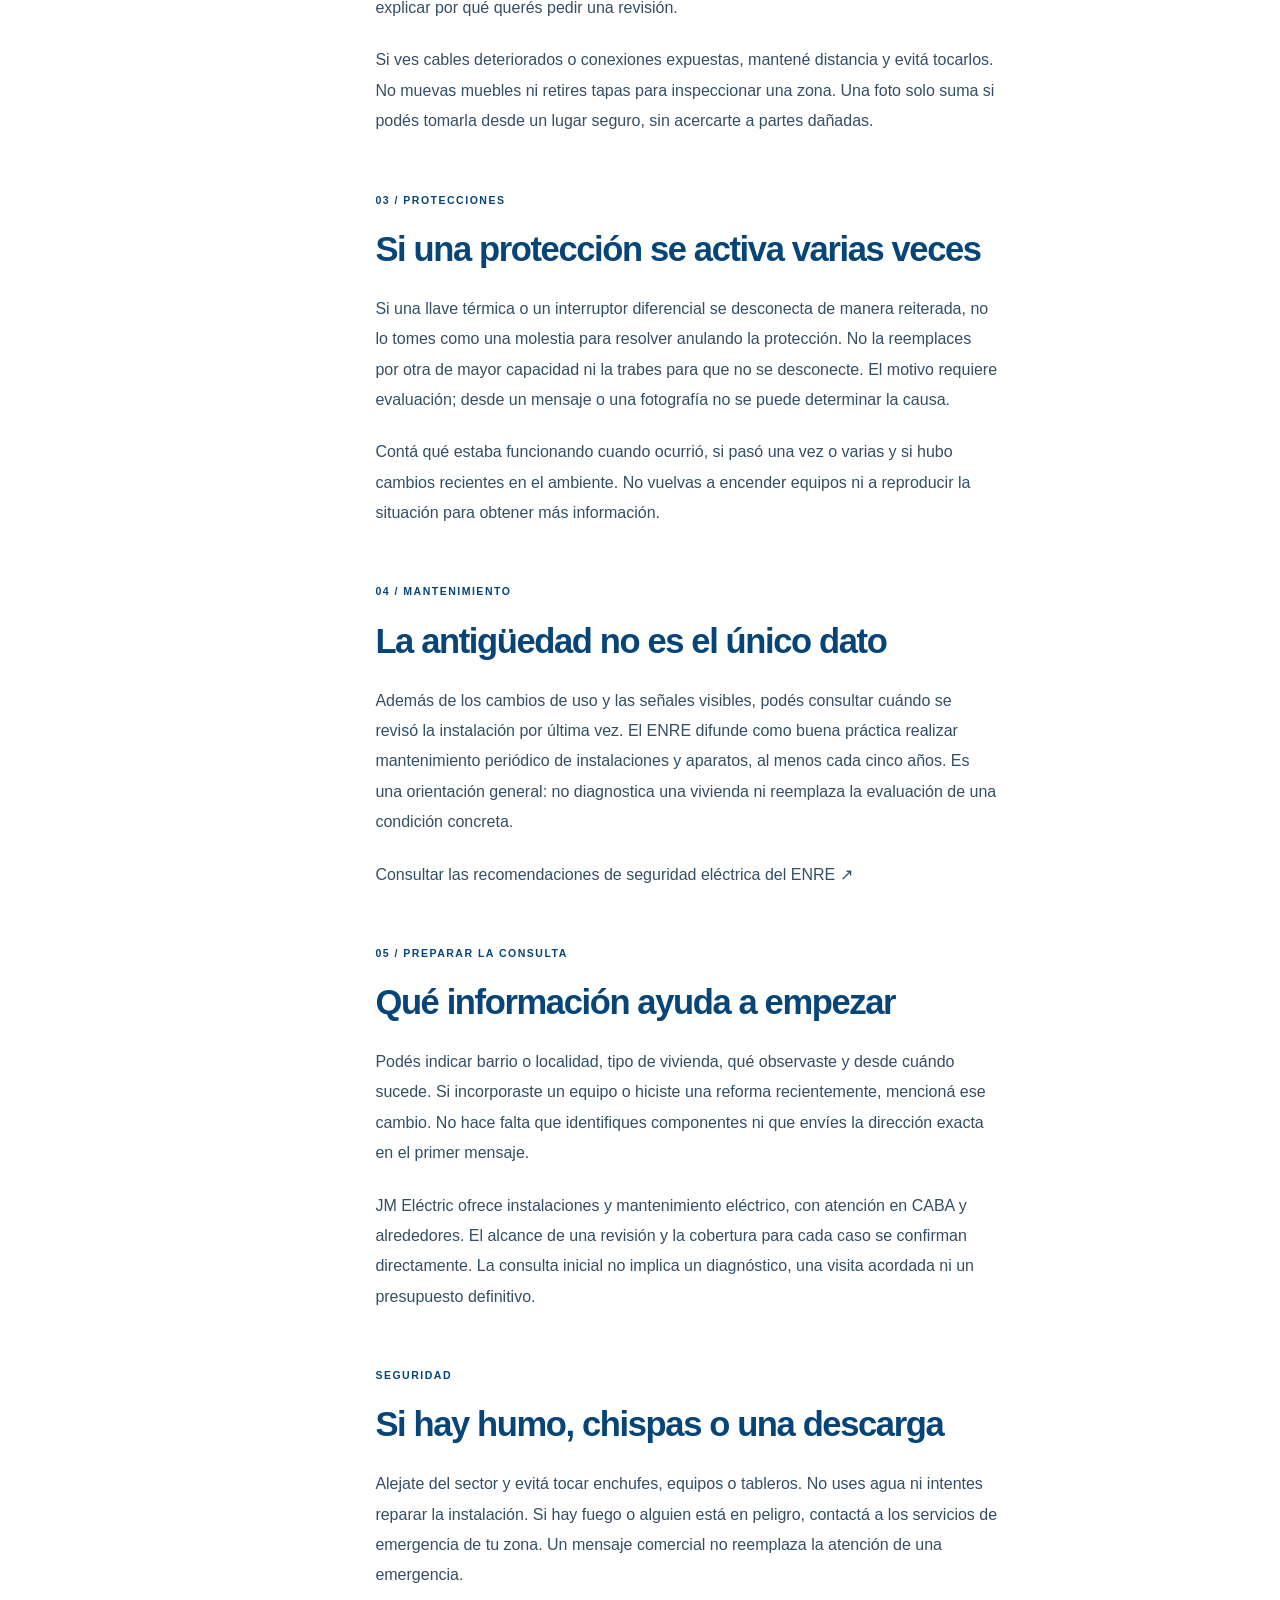
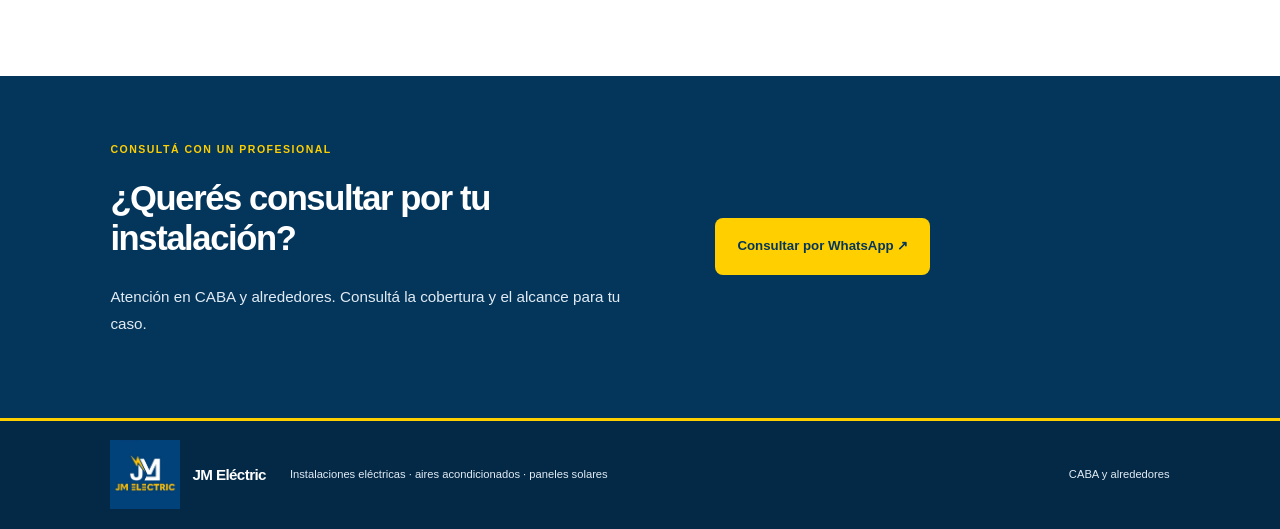
<file: blogs/cuando-revisar-instalacion-electrica-vivienda/index.html>
<!doctype html>
<html lang="es-AR">
<head>
<meta name="referrer" content="no-referrer">
<meta http-equiv="Content-Security-Policy" content="base-uri 'self'; object-src 'none'; form-action 'none'">
  <meta charset="utf-8">
  <meta name="viewport" content="width=device-width, initial-scale=1">
  <title>Cuándo conviene revisar la instalación eléctrica de una vivienda | JM Eléctric</title>
  <meta name="description" content="Señales y cambios de uso que justifican pedir una evaluación profesional de la instalación.">
  <link rel="canonical" href="https://jm-electric.com.ar/blogs/cuando-revisar-instalacion-electrica-vivienda/">
  <meta property="og:type" content="article">
  <meta property="og:title" content="Cuándo conviene revisar la instalación eléctrica de una vivienda | JM Eléctric">
  <meta property="og:description" content="Señales y cambios de uso que justifican pedir una evaluación profesional de la instalación.">
  <meta property="og:url" content="https://jm-electric.com.ar/blogs/cuando-revisar-instalacion-electrica-vivienda/">
  <link rel="stylesheet" href="../../style.css">
  <link rel="stylesheet" href="../../blogs.css">
<script>
!function(t,e){var o,n,p,r;e.__SV||(window.posthog && window.posthog.__loaded)||(window.posthog=e,e._i=[],e.init=function(i,s,a){function g(t,e){var o=e.split(".");2==o.length&&(t=t[o[0]],e=o[1]),t[e]=function(){t.push([e].concat(Array.prototype.slice.call(arguments,0)))}}p||((p=t.createElement("script")).type="text/javascript",p.crossOrigin="anonymous",p.async=!0,p.src=s.api_host.replace(".i.posthog.com","-assets.i.posthog.com")+"/static/array.js",p.onerror=function(){p=null},(r=t.getElementsByTagName("script")[0]).parentNode.insertBefore(p,r));var u=e;for(void 0!==a?u=e[a]=[]:a="posthog",u.people=u.people||[],Object.defineProperty(u,"toString",{configurable:!0,enumerable:!0,writable:!0,value:function(t){var e="posthog";return"posthog"!==a&&(e+="."+a),t||(e+=" (stub)"),e}}),Object.defineProperty(u.people,"toString",{configurable:!0,enumerable:!0,writable:!0,value:function(){return u.toString(1)+".people (stub)"}}),o="vu pu gu mu init Gu Qu Hu Wu Xu il Vu Yu ju oc ac lc uc cc hc capture getExtension Zu hu gc calculateEventProperties vc register register_once register_for_session unregister unregister_for_session zu mc getFeatureFlag getFeatureFlagPayload getFeatureFlagResult getAllFeatureFlags isFeatureEnabled reloadFeatureFlags updateFlags updateEarlyAccessFeatureEnrollment getEarlyAccessFeatures on onFeatureFlags onSurveysLoaded onSessionId getSurveys getActiveMatchingSurveys onActiveMatchingSurveysChanged renderSurvey displaySurvey cancelPendingSurvey canRenderSurvey canRenderSurveyAsync wc identify setPersonProperties unsetPersonProperties group resetGroups setPersonPropertiesForFlags resetPersonPropertiesForFlags setGroupPropertiesForFlags resetGroupPropertiesForFlags reset kc shutdown setIdentity clearIdentity get_distinct_id getGroups get_session_id get_session_replay_url alias set_config startSessionRecording stopSessionRecording sessionRecordingStarted captureException addExceptionStep captureLog startExceptionAutocapture stopExceptionAutocapture loadToolbar get_property getSessionProperty yc nc createPersonProfile setInternalOrTestUser bc xu ku opt_in_capturing opt_out_capturing Su has_opted_in_capturing has_opted_out_capturing get_explicit_consent_status is_capturing clear_opt_in_out_capturing tc debug nl Os getPageViewId captureTraceFeedback captureTraceMetric Du".split(" "),n=0;n<o.length;n++)g(u,o[n]);e._i.push([i,s,a])},e.__SV=1)}(document,window.posthog||[]);
posthog.init('phc_zRJZ5SvArTjrYcxxgLg35xTBeTofkA6DnmJoE6SXfPQV', {
        before_send: (event) => {
  if (!event || !event.properties) return event;
  const privateKeys = /^(n|t|e|name|nombre|phone|telefono|tel|email|message|mensaje)$/i;
  for (const key of ['$current_url', '$initial_current_url', '$referrer', '$initial_referrer']) {
    const value = event.properties[key];
    if (typeof value !== 'string') continue;
    try {
      const url = new URL(value);
      for (const name of [...url.searchParams.keys()]) if (privateKeys.test(name)) url.searchParams.delete(name);
      event.properties[key] = url.href;
    } catch { /* Non-URL values such as $direct are preserved. */ }
  }
  for (const key of Object.keys(event.properties)) if (privateKeys.test(key)) delete event.properties[key];
  return event;
},
        session_recording: { maskAllInputs: true },
    api_host: 'https://us.i.posthog.com',
    defaults: '2026-05-30',
    person_profiles: 'identified_only', // or 'always' to create profiles for anonymous users as well
});
</script>
<script type="application/ld+json">{"@context":"https://schema.org","@type":"BlogPosting","headline":"Cuándo conviene revisar la instalación eléctrica de una vivienda","description":"Señales, cambios de uso y cuidados para decidir cuándo pedir una evaluación profesional de la instalación eléctrica de tu vivienda.","mainEntityOfPage":"https://jm-electric.com.ar/blogs/cuando-revisar-instalacion-electrica-vivienda/","author":{"@type":"Organization","name":"JM Eléctric"},"publisher":{"@type":"Organization","name":"JM Eléctric"},"inLanguage":"es-AR"}</script>
</head>
<body>
<a class="skip-link" href="#contenido">Ir al contenido principal</a>
<header class="site-header">
    <div class="shell header-inner">
      <a class="brand" href="../../index.html#inicio" aria-label="JM Eléctric, inicio"><img class="brand-logo" src="../../images/logo-jm-electric.webp" alt="Logo de JM Electric con monograma JM blanco y rayo amarillo sobre fondo azul" width="1179" height="1172"><span class="brand-name">JM Eléctric</span></a>
      <button class="menu-toggle" id="menuToggle" type="button" aria-expanded="false" aria-controls="mainNav" aria-label="Abrir navegación"><span></span><span></span><span></span></button>
      <nav class="main-nav" id="mainNav" aria-label="Navegación principal">
        <a href="../../index.html#servicios">Servicios</a>
        <a href="../../index.html#trabajos">Trabajos</a>
        <a href="../../index.html#zona">Zona de trabajo</a>
        <a href="../../blogs/" aria-current="true">Blog</a>
        <a class="nav-cta" href="../../index.html#contacto">Consultar por WhatsApp <span aria-hidden="true">↗</span></a>
      </nav>
    </div>
  </header>
<main id="contenido"><article class="editorial-guide">
<section class="guide-hero"><div class="shell">
<nav class="blog-breadcrumb" aria-label="Ruta de navegación"><a href="../../index.html">Inicio</a> / <a href="../">Blog</a> / Electricidad</nav>
<div class="guide-hero-grid">
<div><p class="eyebrow">GUÍA 03 · ELECTRICIDAD</p><h1>Cuándo conviene revisar <em>la instalación eléctrica de una vivienda</em></h1>
<p class="blog-lede">Señales y cambios de uso que justifican pedir una evaluación profesional, sin abrir tableros ni intervenir la instalación.</p>
<div class="guide-meta"><span>JM Eléctric · Guía para tu consulta</span></div></div>
<figure class="guide-cover"><img src="../../images/trabajos/tablero-electrico.webp" width="900" height="1200" alt="Tablero de distribución eléctrica abierto con varias filas de interruptores"><figcaption>Imagen compartida por JM Eléctric en su sitio.</figcaption></figure>
</div></div></section>
<div class="shell guide-layout">
<aside class="guide-index" aria-label="Índice de la guía"><p class="eyebrow">EN ESTA GUÍA</p>
<a href="#seccion-1"><span>01</span> Antes de sumar equipos</a><a href="#seccion-2"><span>02</span> Señales que se repiten</a>
<a href="#seccion-3"><span>03</span> Si actúan las protecciones</a><a href="#seccion-4"><span>04</span> Mantenimiento y antigüedad</a>
<a href="#seccion-5"><span>05</span> Cómo preparar la consulta</a></aside>
<div class="guide-content">
<div class="guide-prose guide-opening"><p>La instalación eléctrica suele quedar fuera de la vista mientras todo parece funcionar. Pero una reforma, nuevos equipos o señales que se repiten pueden ser un buen motivo para consultar. Esta guía te ayuda a ordenar qué observar y qué contar, sin intentar diagnosticar el problema por tu cuenta.</p></div>
<section class="guide-section" id="seccion-1"><p class="eyebrow">01 / CAMBIOS DE USO</p><h2>Antes de sumar equipos importantes</h2><div class="guide-prose"><p>Un aire acondicionado, un horno eléctrico o un sistema de calefacción pueden cambiar los consumos de una vivienda. Si estás por incorporar varios equipos o reformar un ambiente, conviene consultar cómo evaluar la instalación existente antes de definir la conexión.</p><p>La antigüedad de la vivienda, por sí sola, no confirma que la instalación esté en mal estado. Tampoco alcanza con que las luces enciendan para saber si la instalación es adecuada para un uso nuevo. La evaluación depende de las características concretas del lugar y la debe realizar una persona calificada.</p></div></section>
<section class="guide-section" id="seccion-2"><p class="eyebrow">02 / SEÑALES PARA CONSULTAR</p><h2>Prestá atención a lo que cambia o se repite</h2><div class="guide-prose"><p>Luces que varían de intensidad, olor inusual cerca de un tomacorriente, marcas oscuras, zumbidos o partes que se sienten demasiado calientes son observaciones que conviene comunicar. No confirman por sí mismas cuál es la causa, pero ayudan a explicar por qué querés pedir una revisión.</p><p>Si ves cables deteriorados o conexiones expuestas, mantené distancia y evitá tocarlos. No muevas muebles ni retires tapas para inspeccionar una zona. Una foto solo suma si podés tomarla desde un lugar seguro, sin acercarte a partes dañadas.</p></div></section>
<section class="guide-section" id="seccion-3"><p class="eyebrow">03 / PROTECCIONES</p><h2>Si una protección se activa varias veces</h2><div class="guide-prose"><p>Si una llave térmica o un interruptor diferencial se desconecta de manera reiterada, no lo tomes como una molestia para resolver anulando la protección. No la reemplaces por otra de mayor capacidad ni la trabes para que no se desconecte. El motivo requiere evaluación; desde un mensaje o una fotografía no se puede determinar la causa.</p><p>Contá qué estaba funcionando cuando ocurrió, si pasó una vez o varias y si hubo cambios recientes en el ambiente. No vuelvas a encender equipos ni a reproducir la situación para obtener más información.</p></div></section>
<section class="guide-section" id="seccion-4"><p class="eyebrow">04 / MANTENIMIENTO</p><h2>La antigüedad no es el único dato</h2><div class="guide-prose"><p>Además de los cambios de uso y las señales visibles, podés consultar cuándo se revisó la instalación por última vez. El ENRE difunde como buena práctica realizar mantenimiento periódico de instalaciones y aparatos, al menos cada cinco años. Es una orientación general: no diagnostica una vivienda ni reemplaza la evaluación de una condición concreta.</p><p><a href="https://www.argentina.gob.ar/node/417305" target="_blank" rel="noopener noreferrer">Consultar las recomendaciones de seguridad eléctrica del ENRE ↗</a></p></div></section>
<section class="guide-section" id="seccion-5"><p class="eyebrow">05 / PREPARAR LA CONSULTA</p><h2>Qué información ayuda a empezar</h2><div class="guide-prose"><p>Podés indicar barrio o localidad, tipo de vivienda, qué observaste y desde cuándo sucede. Si incorporaste un equipo o hiciste una reforma recientemente, mencioná ese cambio. No hace falta que identifiques componentes ni que envíes la dirección exacta en el primer mensaje.</p><p>JM Eléctric ofrece instalaciones y mantenimiento eléctrico, con atención en CABA y alrededores. El alcance de una revisión y la cobertura para cada caso se confirman directamente. La consulta inicial no implica un diagnóstico, una visita acordada ni un presupuesto definitivo.</p></div></section>
<section class="guide-section"><p class="eyebrow">SEGURIDAD</p><h2>Si hay humo, chispas o una descarga</h2><div class="guide-prose"><p>Alejate del sector y evitá tocar enchufes, equipos o tableros. No uses agua ni intentes reparar la instalación. Si hay fuego o alguien está en peligro, contactá a los servicios de emergencia de tu zona. Un mensaje comercial no reemplaza la atención de una emergencia.</p></div></section>
</div></div>
<section class="guide-contact"><div class="shell guide-contact-grid"><div><p class="eyebrow">CONSULTÁ CON UN PROFESIONAL</p><h2>¿Querés consultar por tu instalación?</h2><p>Atención en CABA y alrededores. Consultá la cobertura y el alcance para tu caso.</p></div><div><a class="button button-primary" href="https://wa.me/5491178528166?text=Hola%2C%20le%C3%AD%20la%20gu%C3%ADa%20sobre%20cu%C3%A1ndo%20revisar%20la%20instalaci%C3%B3n%20el%C3%A9ctrica%20de%20una%20vivienda%20y%20quisiera%20consultar." target="_blank" rel="noopener noreferrer">Consultar por WhatsApp ↗</a></div></div></section>
</article></main>
<footer class="site-footer"><div class="shell footer-layout"><a class="brand" href="../../index.html#inicio" aria-label="JM Eléctric, volver al inicio"><img class="brand-logo" src="../../images/logo-jm-electric.webp" alt="Logo de JM Electric con monograma JM blanco y rayo amarillo sobre fondo azul" width="1179" height="1172" loading="lazy" decoding="async"><span class="brand-name">JM Eléctric</span></a><p>Instalaciones eléctricas · aires acondicionados · paneles solares</p><span>CABA y alrededores</span></div></footer>
<script src="../../script.js" defer></script>
</body>
</html>
</file>
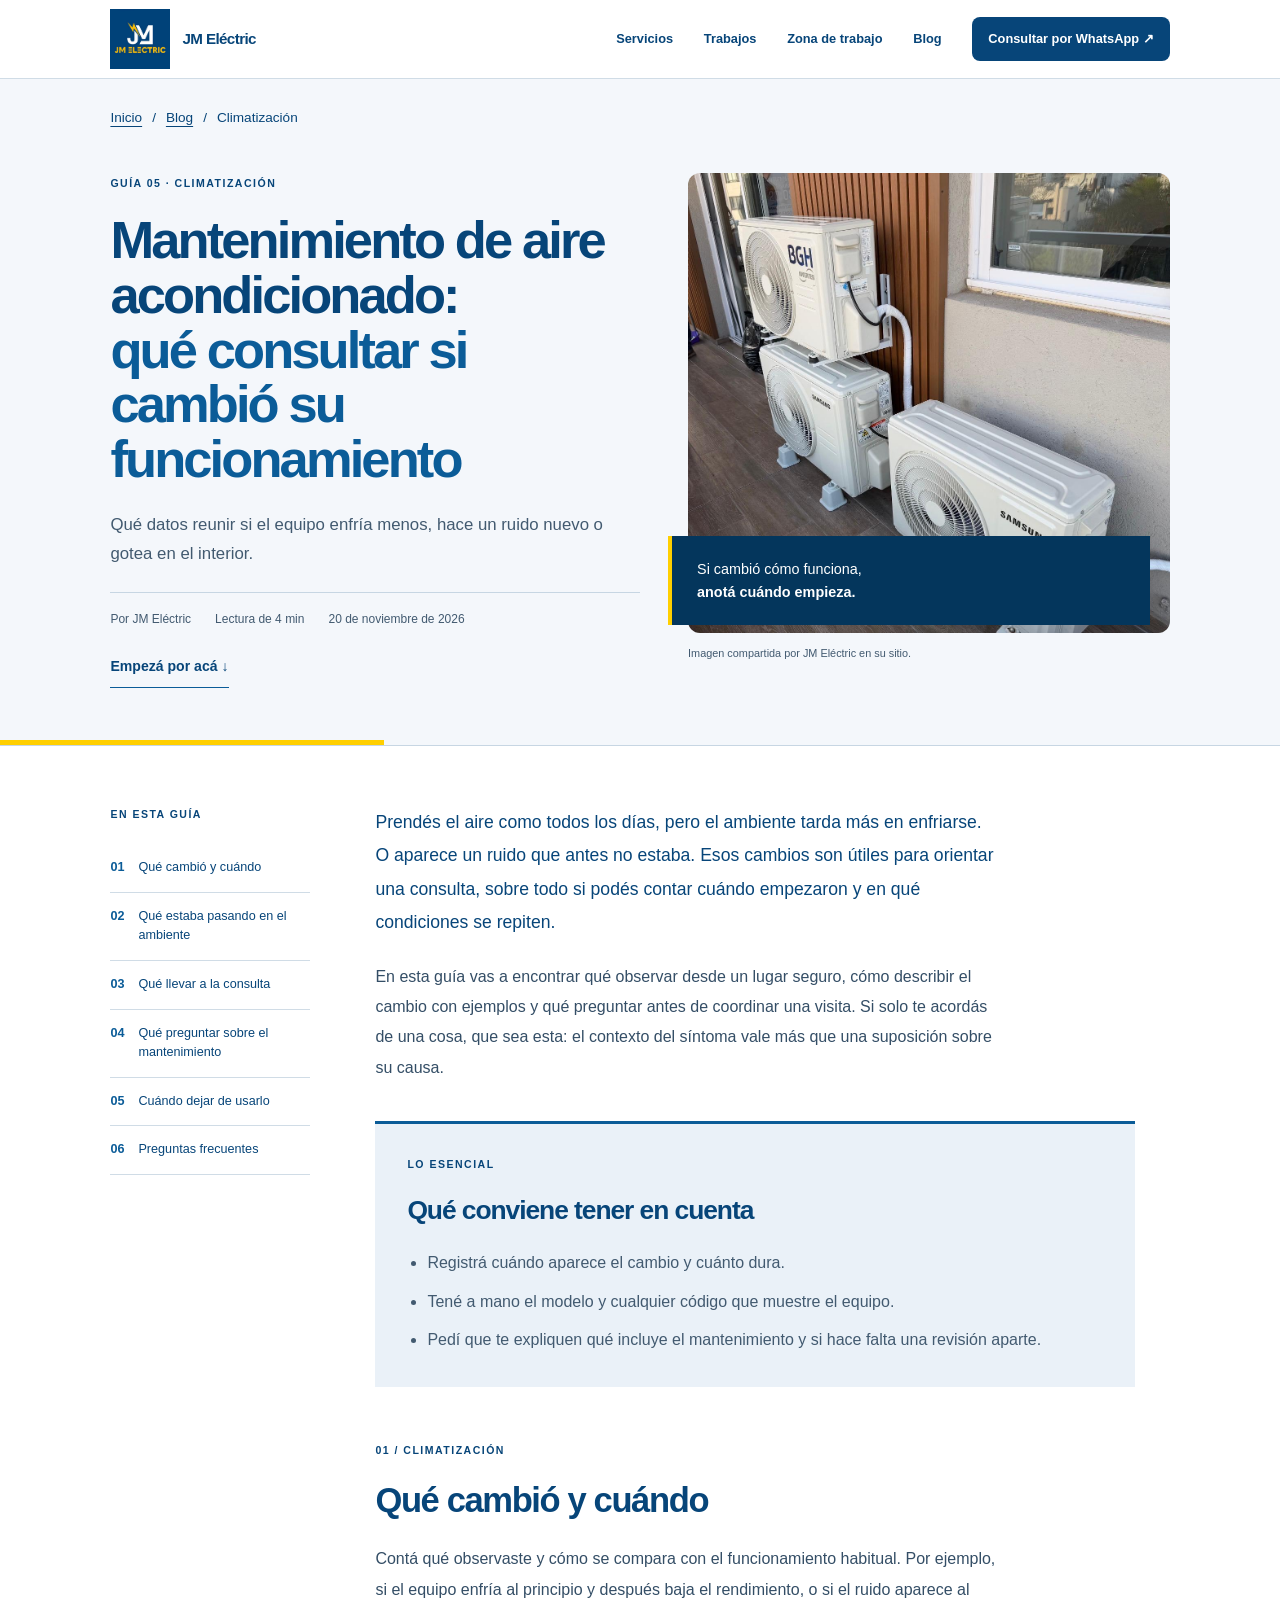
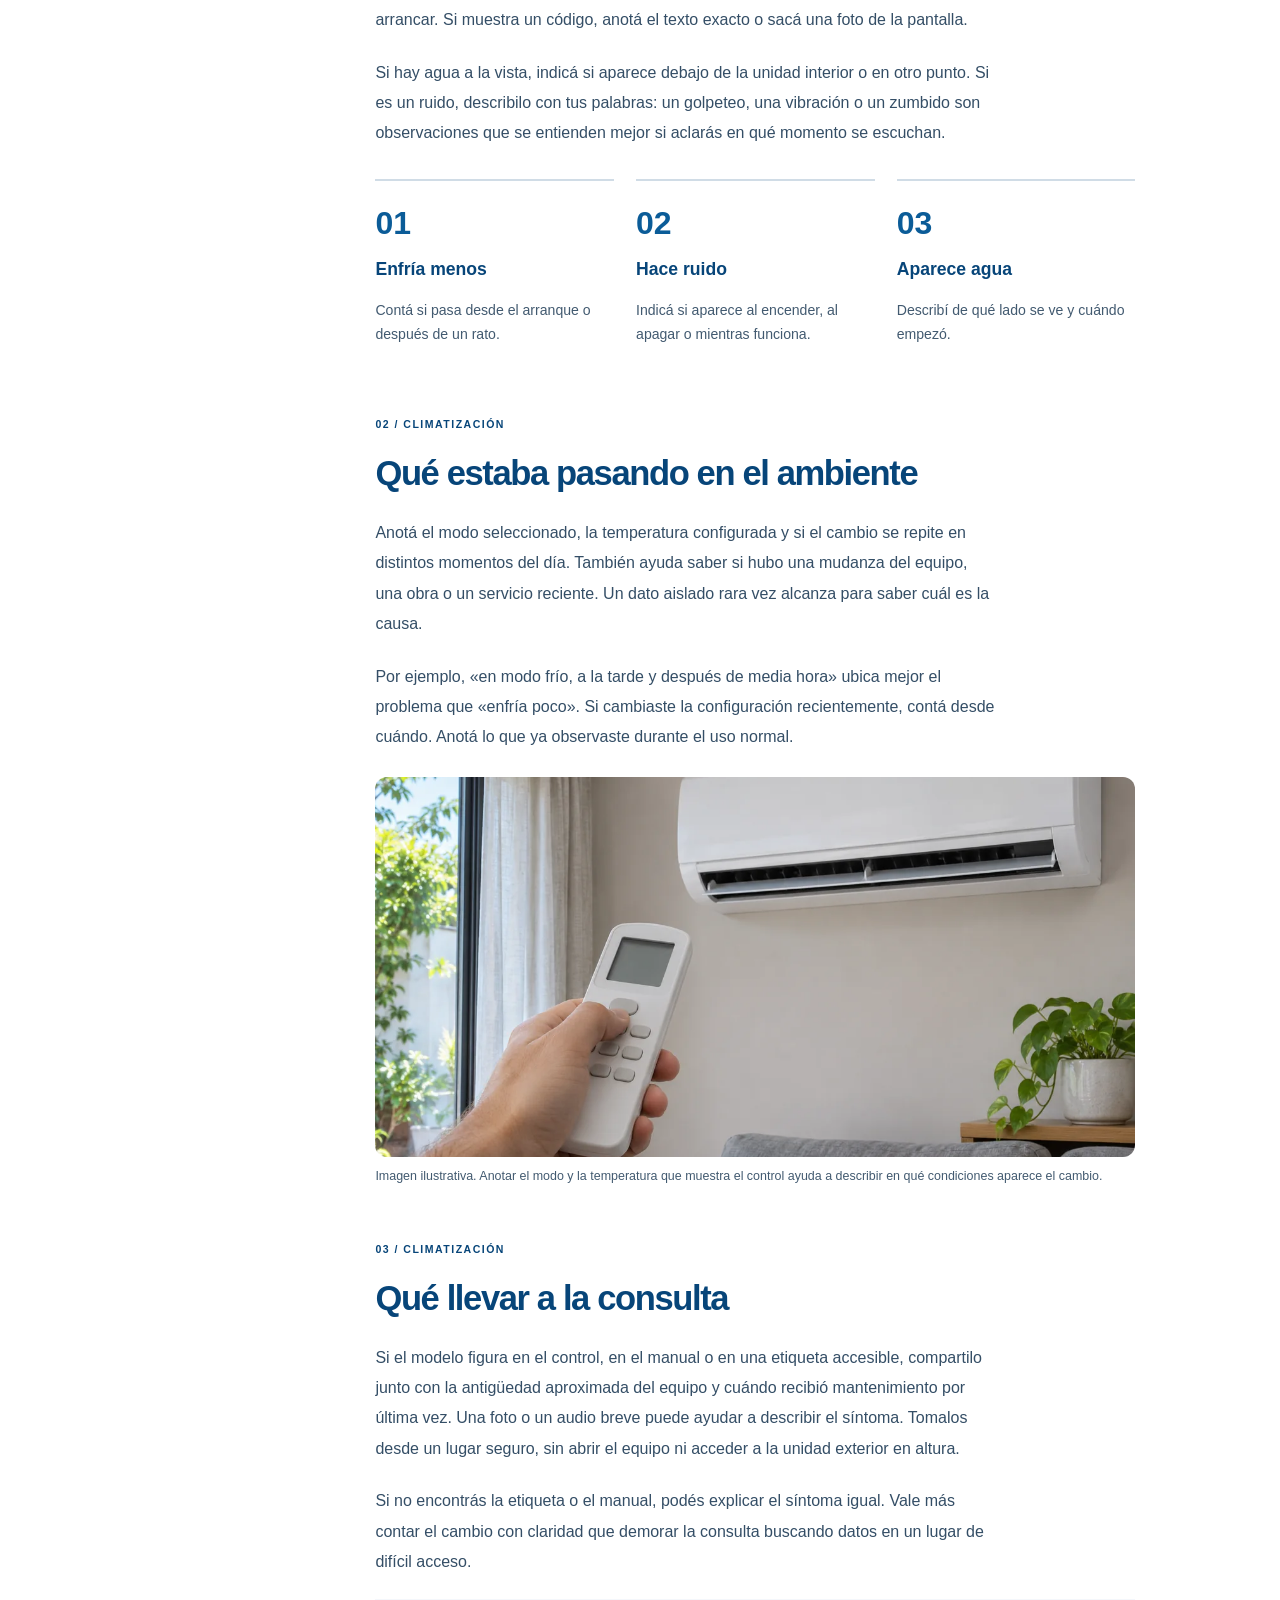
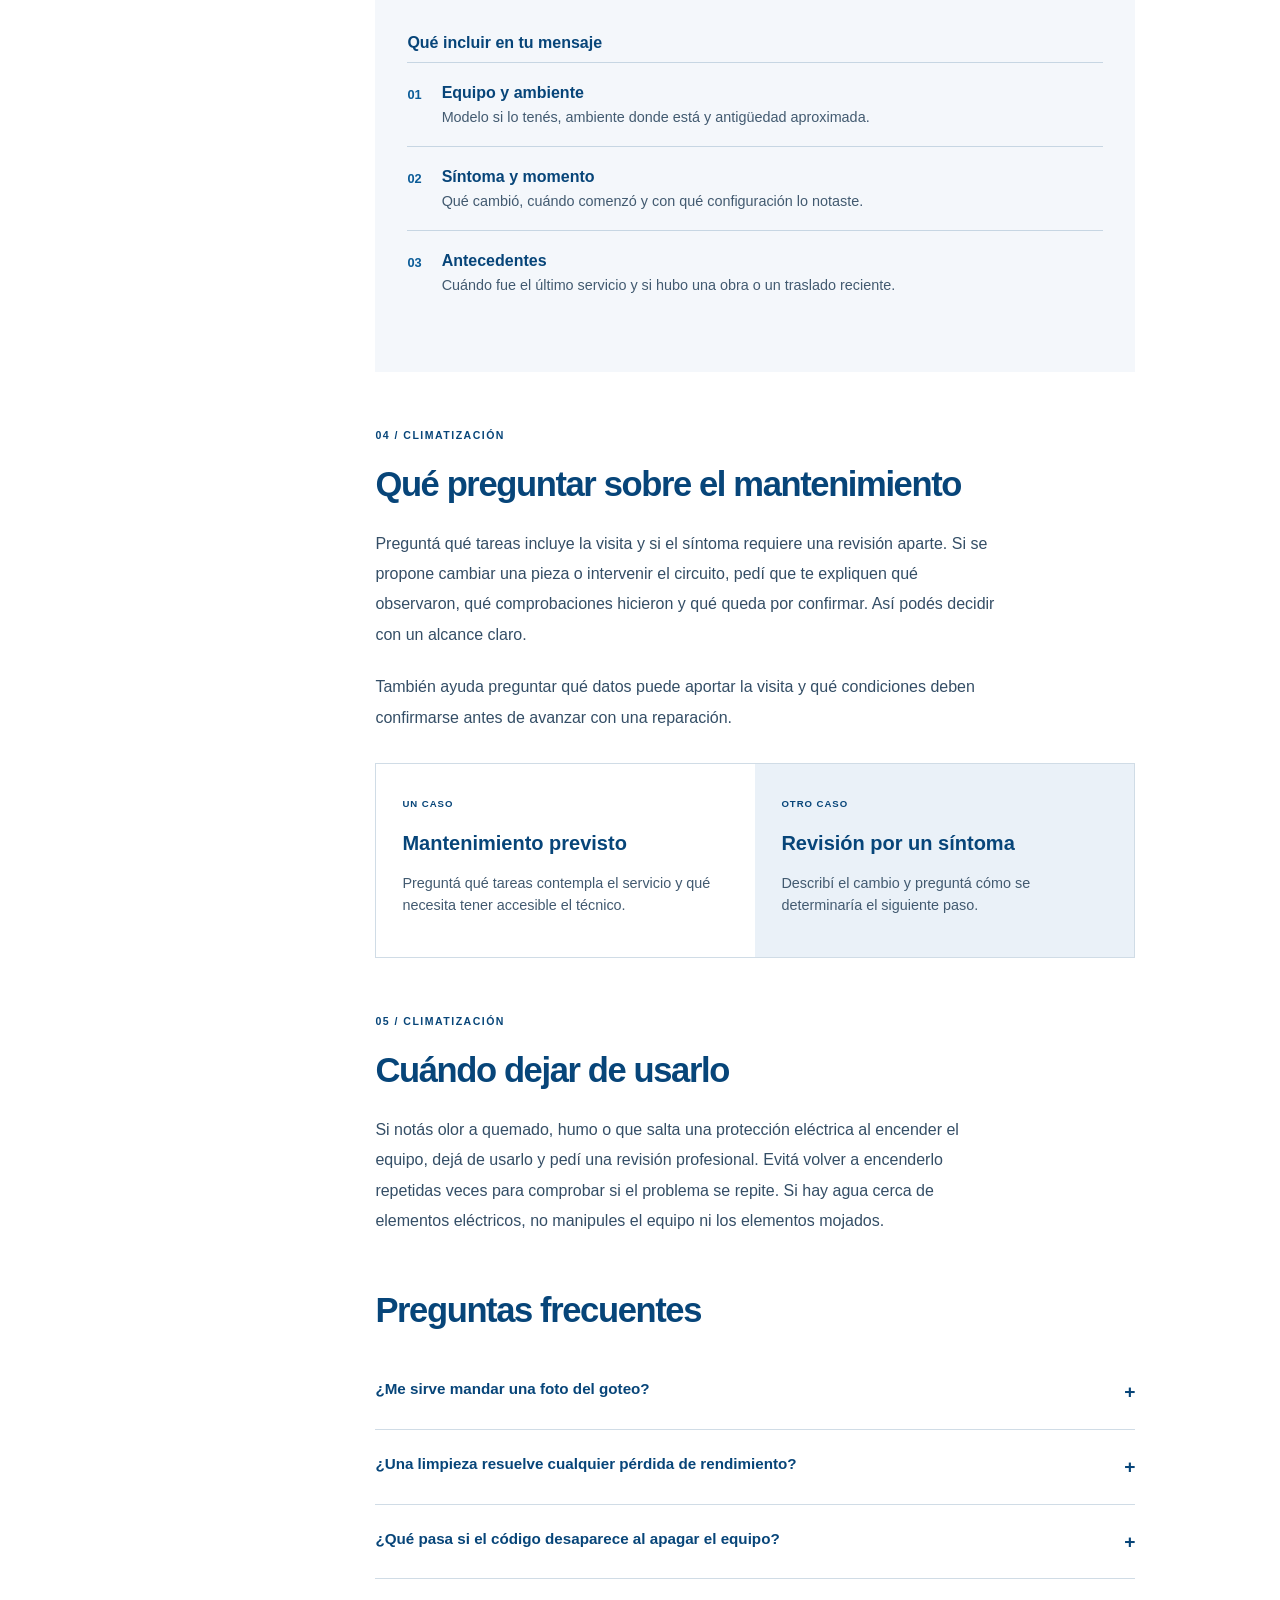
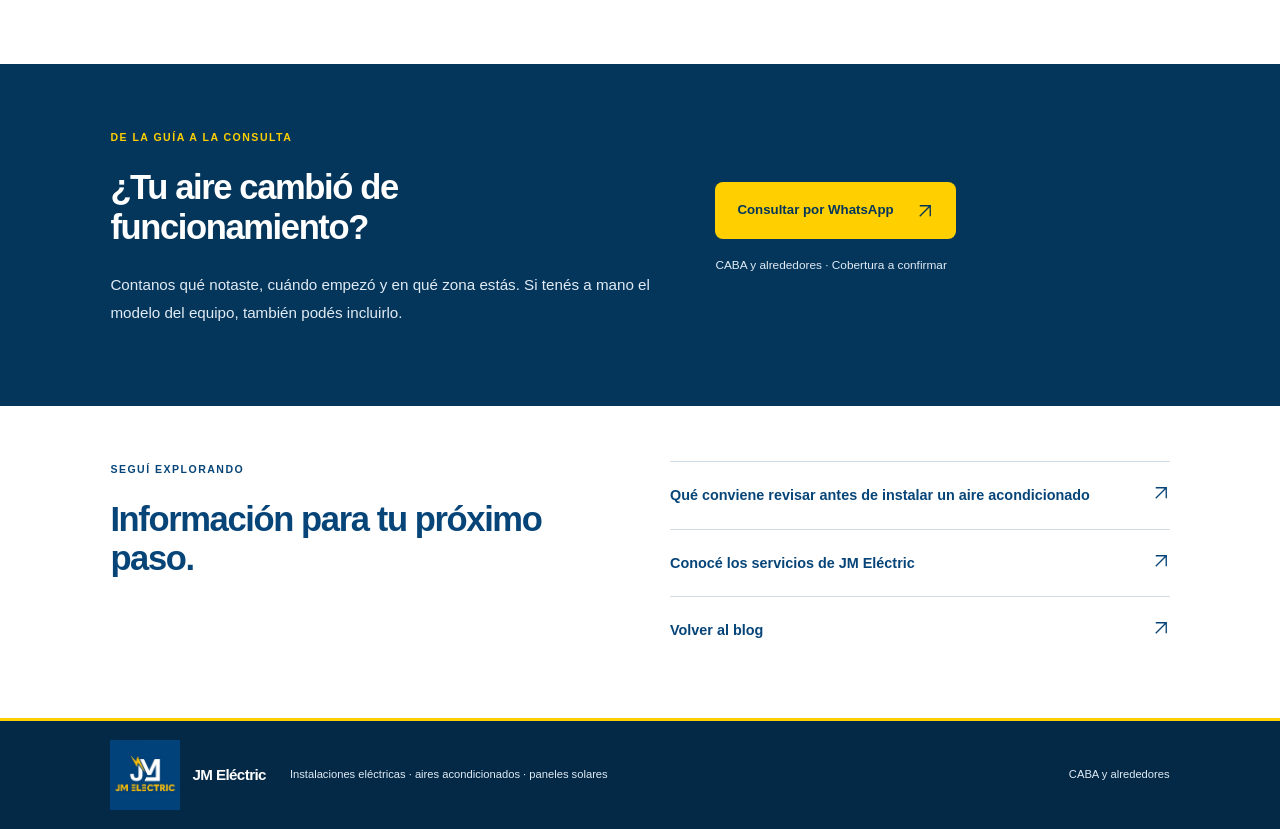
<file: blogs/mantenimiento-aire-acondicionado/index.html>
<!doctype html>
<html lang="es-AR">
<head>
  <meta charset="utf-8">
  <meta name="viewport" content="width=device-width, initial-scale=1">
  <title>Mantenimiento de aire acondicionado: qué consultar si cambió su funcionamiento | JM Eléctric</title>
  <meta name="description" content="Qué datos reunir si el equipo enfría menos, hace un ruido nuevo o gotea en el interior.">
  <link rel="canonical" href="https://jm-electric.com.ar/blogs/mantenimiento-aire-acondicionado/">
  <meta property="og:type" content="article">
  <meta property="og:locale" content="es_AR">
  <meta property="og:title" content="Mantenimiento de aire acondicionado: qué consultar si cambió su funcionamiento">
  <meta property="og:description" content="Qué datos reunir si el equipo enfría menos, hace un ruido nuevo o gotea en el interior.">
  <meta property="og:url" content="https://jm-electric.com.ar/blogs/mantenimiento-aire-acondicionado/">
  <meta property="og:image" content="https://jm-electric.com.ar/images/trabajos/aire-acondicionado.jpg">
  <meta property="og:image:alt" content="Unidades exteriores de aire acondicionado instaladas en un balcón">
  <meta name="twitter:card" content="summary_large_image">
  <meta name="twitter:image" content="https://jm-electric.com.ar/images/trabajos/aire-acondicionado.jpg">
  <meta name="twitter:image:alt" content="Unidades exteriores de aire acondicionado instaladas en un balcón">
  <meta name="twitter:title" content="Mantenimiento de aire acondicionado: qué consultar si cambió su funcionamiento">
  <meta name="twitter:description" content="Qué datos reunir si el equipo enfría menos, hace un ruido nuevo o gotea en el interior.">
  <link rel="stylesheet" href="../../style.css">
  <link rel="stylesheet" href="../../blogs.css">
  <link rel="stylesheet" href="guide-images.css">
  <script type="application/ld+json">{"@context":"https://schema.org","@type":"BlogPosting","headline":"Mantenimiento de aire acondicionado: qué consultar si cambió su funcionamiento","description":"Qué datos reunir si el equipo enfría menos, hace un ruido nuevo o gotea en el interior.","url":"https://jm-electric.com.ar/blogs/mantenimiento-aire-acondicionado/","mainEntityOfPage":"https://jm-electric.com.ar/blogs/mantenimiento-aire-acondicionado/","inLanguage":"es-AR","datePublished":"2026-11-20","author":{"@type":"Organization","name":"JM Eléctric","url":"https://jm-electric.com.ar/"},"image":["https://jm-electric.com.ar/images/trabajos/aire-acondicionado.jpg"]}</script>
</head>
<body>
<a class="skip-link" href="#contenido">Ir al contenido principal</a>
<header class="site-header">
    <div class="shell header-inner">
      <a class="brand" href="../../index.html#inicio" aria-label="JM Eléctric, inicio"><img class="brand-logo" src="../../images/logo-jm-electric.webp" alt="Logo de JM Electric con monograma JM blanco y rayo amarillo sobre fondo azul" width="1179" height="1172"><span class="brand-name">JM Eléctric</span></a>
      <button class="menu-toggle" id="menuToggle" type="button" aria-expanded="false" aria-controls="mainNav" aria-label="Abrir navegación"><span></span><span></span><span></span></button>
      <nav class="main-nav" id="mainNav" aria-label="Navegación principal">
        <a href="../../index.html#servicios">Servicios</a>
        <a href="../../index.html#trabajos">Trabajos</a>
        <a href="../../index.html#zona">Zona de trabajo</a>
        <a href="../../blogs/" aria-current="true">Blog</a>
        <a class="nav-cta" href="../../index.html#contacto">Consultar por WhatsApp <span aria-hidden="true">↗</span></a>
      </nav>
    </div>
  </header>
<main id="contenido"><article class="editorial-guide">
<section class="guide-hero"><div class="shell">
<nav class="blog-breadcrumb" aria-label="Ruta de navegación"><a href="../../">Inicio</a><span aria-hidden="true">/</span><a href="../">Blog</a><span aria-hidden="true">/</span><span>Climatización</span></nav>
<div class="guide-hero-grid"><div><p class="eyebrow">GUÍA 05 · CLIMATIZACIÓN</p><h1>Mantenimiento de aire acondicionado: <em>qué consultar si cambió su funcionamiento</em></h1><p class="blog-lede">Qué datos reunir si el equipo enfría menos, hace un ruido nuevo o gotea en el interior.</p><div class="guide-meta"><span>Por JM Eléctric</span><span>Lectura de 4 min</span><time datetime="2026-11-20">20 de noviembre de 2026</time></div><a class="guide-text-link" href="#cambio">Empezá por acá ↓</a></div>
<figure class="guide-cover"><img src="../../images/trabajos/aire-acondicionado.jpg" width="1206" height="1129" alt="Unidades exteriores de aire acondicionado instaladas en un balcón" fetchpriority="high" decoding="async"><div class="guide-cover-note">Si cambió cómo funciona,<br><strong>anotá cuándo empieza.</strong></div><figcaption>Imagen compartida por JM Eléctric en su sitio.</figcaption></figure></div>
</div></section>
<div class="shell guide-layout"><aside class="guide-index" aria-label="Índice de la guía"><p class="eyebrow">EN ESTA GUÍA</p><a href="#cambio"><span>01</span> Qué cambió y cuándo</a><a href="#entorno"><span>02</span> Qué estaba pasando en el ambiente</a><a href="#datos"><span>03</span> Qué llevar a la consulta</a><a href="#servicio"><span>04</span> Qué preguntar sobre el mantenimiento</a><a href="#seguridad"><span>05</span> Cuándo dejar de usarlo</a><a href="#preguntas"><span>06</span> Preguntas frecuentes</a></aside><div class="guide-content">
<div class="guide-prose guide-opening"><p>Prendés el aire como todos los días, pero el ambiente tarda más en enfriarse. O aparece un ruido que antes no estaba. Esos cambios son útiles para orientar una consulta, sobre todo si podés contar cuándo empezaron y en qué condiciones se repiten.</p><p>En esta guía vas a encontrar qué observar desde un lugar seguro, cómo describir el cambio con ejemplos y qué preguntar antes de coordinar una visita. Si solo te acordás de una cosa, que sea esta: el contexto del síntoma vale más que una suposición sobre su causa.</p></div>
<aside class="guide-summary"><p class="eyebrow">LO ESENCIAL</p><h2>Qué conviene tener en cuenta</h2><ul><li>Registrá cuándo aparece el cambio y cuánto dura.</li><li>Tené a mano el modelo y cualquier código que muestre el equipo.</li><li>Pedí que te expliquen qué incluye el mantenimiento y si hace falta una revisión aparte.</li></ul></aside>
<section class="guide-section" id="cambio"><p class="eyebrow">01 / CLIMATIZACIÓN</p><h2>Qué cambió y cuándo</h2><div class="guide-prose"><p>Contá qué observaste y cómo se compara con el funcionamiento habitual. Por ejemplo, si el equipo enfría al principio y después baja el rendimiento, o si el ruido aparece al arrancar. Si muestra un código, anotá el texto exacto o sacá una foto de la pantalla.</p><p>Si hay agua a la vista, indicá si aparece debajo de la unidad interior o en otro punto. Si es un ruido, describilo con tus palabras: un golpeteo, una vibración o un zumbido son observaciones que se entienden mejor si aclarás en qué momento se escuchan.</p></div><div class="guide-observations"><div><span>01</span><h3>Enfría menos</h3><p>Contá si pasa desde el arranque o después de un rato.</p></div><div><span>02</span><h3>Hace ruido</h3><p>Indicá si aparece al encender, al apagar o mientras funciona.</p></div><div><span>03</span><h3>Aparece agua</h3><p>Describí de qué lado se ve y cuándo empezó.</p></div></div></section>
<section class="guide-section" id="entorno"><p class="eyebrow">02 / CLIMATIZACIÓN</p><h2>Qué estaba pasando en el ambiente</h2><div class="guide-prose"><p>Anotá el modo seleccionado, la temperatura configurada y si el cambio se repite en distintos momentos del día. También ayuda saber si hubo una mudanza del equipo, una obra o un servicio reciente. Un dato aislado rara vez alcanza para saber cuál es la causa.</p><p>Por ejemplo, «en modo frío, a la tarde y después de media hora» ubica mejor el problema que «enfría poco». Si cambiaste la configuración recientemente, contá desde cuándo. Anotá lo que ya observaste durante el uso normal.</p></div><figure class="guide-detail-photo"><img src="../../images/trabajos/aire-control-ilustrativo.webp" width="1200" height="800" alt="Control remoto frente a un aire acondicionado de pared" loading="lazy" decoding="async"><figcaption>Imagen ilustrativa. Anotar el modo y la temperatura que muestra el control ayuda a describir en qué condiciones aparece el cambio.</figcaption></figure></section>
<section class="guide-section" id="datos"><p class="eyebrow">03 / CLIMATIZACIÓN</p><h2>Qué llevar a la consulta</h2><div class="guide-prose"><p>Si el modelo figura en el control, en el manual o en una etiqueta accesible, compartilo junto con la antigüedad aproximada del equipo y cuándo recibió mantenimiento por última vez. Una foto o un audio breve puede ayudar a describir el síntoma. Tomalos desde un lugar seguro, sin abrir el equipo ni acceder a la unidad exterior en altura.</p><p>Si no encontrás la etiqueta o el manual, podés explicar el síntoma igual. Vale más contar el cambio con claridad que demorar la consulta buscando datos en un lugar de difícil acceso.</p></div><div class="guide-checklist"><h3>Qué incluir en tu mensaje</h3><ol><li><span aria-hidden="true">01</span><div><strong>Equipo y ambiente</strong><p>Modelo si lo tenés, ambiente donde está y antigüedad aproximada.</p></div></li><li><span aria-hidden="true">02</span><div><strong>Síntoma y momento</strong><p>Qué cambió, cuándo comenzó y con qué configuración lo notaste.</p></div></li><li><span aria-hidden="true">03</span><div><strong>Antecedentes</strong><p>Cuándo fue el último servicio y si hubo una obra o un traslado reciente.</p></div></li></ol></div></section>
<section class="guide-section" id="servicio"><p class="eyebrow">04 / CLIMATIZACIÓN</p><h2>Qué preguntar sobre el mantenimiento</h2><div class="guide-prose"><p>Preguntá qué tareas incluye la visita y si el síntoma requiere una revisión aparte. Si se propone cambiar una pieza o intervenir el circuito, pedí que te expliquen qué observaron, qué comprobaciones hicieron y qué queda por confirmar. Así podés decidir con un alcance claro.</p><p>También ayuda preguntar qué datos puede aportar la visita y qué condiciones deben confirmarse antes de avanzar con una reparación.</p></div><div class="guide-comparison"><div><span class="guide-small-label">UN CASO</span><h3>Mantenimiento previsto</h3><p>Preguntá qué tareas contempla el servicio y qué necesita tener accesible el técnico.</p></div><div><span class="guide-small-label">OTRO CASO</span><h3>Revisión por un síntoma</h3><p>Describí el cambio y preguntá cómo se determinaría el siguiente paso.</p></div></div></section>
<section class="guide-section" id="seguridad"><p class="eyebrow">05 / CLIMATIZACIÓN</p><h2>Cuándo dejar de usarlo</h2><div class="guide-prose"><p>Si notás olor a quemado, humo o que salta una protección eléctrica al encender el equipo, dejá de usarlo y pedí una revisión profesional. Evitá volver a encenderlo repetidas veces para comprobar si el problema se repite. Si hay agua cerca de elementos eléctricos, no manipules el equipo ni los elementos mojados.</p></div></section>
<section class="guide-section guide-faq" id="preguntas"><h2>Preguntas frecuentes</h2>
<details><summary>¿Me sirve mandar una foto del goteo?</summary><p>Sí, si podés tomarla desde un lugar seguro. Indicá dónde aparece el agua y cuánto tiempo llevaba encendido el equipo.</p></details>
<details><summary>¿Una limpieza resuelve cualquier pérdida de rendimiento?</summary><p>El alcance depende de lo que se observe en la revisión. Preguntá si el mantenimiento previsto cubre el síntoma o si hace falta una evaluación adicional.</p></details>
<details><summary>¿Qué pasa si el código desaparece al apagar el equipo?</summary><p>Compartí el código si lo pudiste anotar y contá cuándo apareció. No hace falta provocar el error para volver a verlo.</p></details>
</section>
</div></div>
<section class="guide-contact"><div class="shell guide-contact-grid"><div><p class="eyebrow">DE LA GUÍA A LA CONSULTA</p><h2>¿Tu aire cambió de funcionamiento?</h2><p>Contanos qué notaste, cuándo empezó y en qué zona estás. Si tenés a mano el modelo del equipo, también podés incluirlo.</p></div><div><a class="button button-primary" href="https://wa.me/5491178528166?text=Hola%2C%20le%C3%AD%20la%20gu%C3%ADa%20sobre%20mantenimiento%20de%20aire%20acondicionado.%20Quisiera%20consultar%20por%20un%20cambio%20en%20el%20funcionamiento%20de%20mi%20equipo.%20Mi%20zona%20es%3A%20" target="_blank" rel="noopener noreferrer">Consultar por WhatsApp <svg aria-hidden="true" width="18" height="18" viewBox="0 0 24 24" fill="none" stroke="currentColor" stroke-width="1.8"><path d="M5 19 19 5M5 5h14v14"/></svg></a><p class="guide-contact-caption">CABA y alrededores · Cobertura a confirmar</p></div></div></section>
<section class="shell guide-related" aria-label="Lecturas y servicios relacionados"><div><p class="eyebrow">SEGUÍ EXPLORANDO</p><h2>Información para tu próximo paso.</h2></div><div><a href="../antes-instalar-aire-acondicionado/">Qué conviene revisar antes de instalar un aire acondicionado <svg aria-hidden="true" width="18" height="18" viewBox="0 0 24 24" fill="none" stroke="currentColor" stroke-width="1.8"><path d="M5 19 19 5M5 5h14v14"/></svg></a><a href="../../index.html#servicios">Conocé los servicios de JM Eléctric <svg aria-hidden="true" width="18" height="18" viewBox="0 0 24 24" fill="none" stroke="currentColor" stroke-width="1.8"><path d="M5 19 19 5M5 5h14v14"/></svg></a><a href="../">Volver al blog <svg aria-hidden="true" width="18" height="18" viewBox="0 0 24 24" fill="none" stroke="currentColor" stroke-width="1.8"><path d="M5 19 19 5M5 5h14v14"/></svg></a></div></section>

</article></main>
<footer class="site-footer"><div class="shell footer-layout"><a class="brand" href="../../index.html#inicio" aria-label="JM Eléctric, volver al inicio"><img class="brand-logo" src="../../images/logo-jm-electric.webp" alt="Logo de JM Electric con monograma JM blanco y rayo amarillo sobre fondo azul" width="1179" height="1172" loading="lazy" decoding="async"><span class="brand-name">JM Eléctric</span></a><p>Instalaciones eléctricas · aires acondicionados · paneles solares</p><span>CABA y alrededores</span></div></footer>
<script src="../../script.js" defer></script>
</body>
</html>
</file>
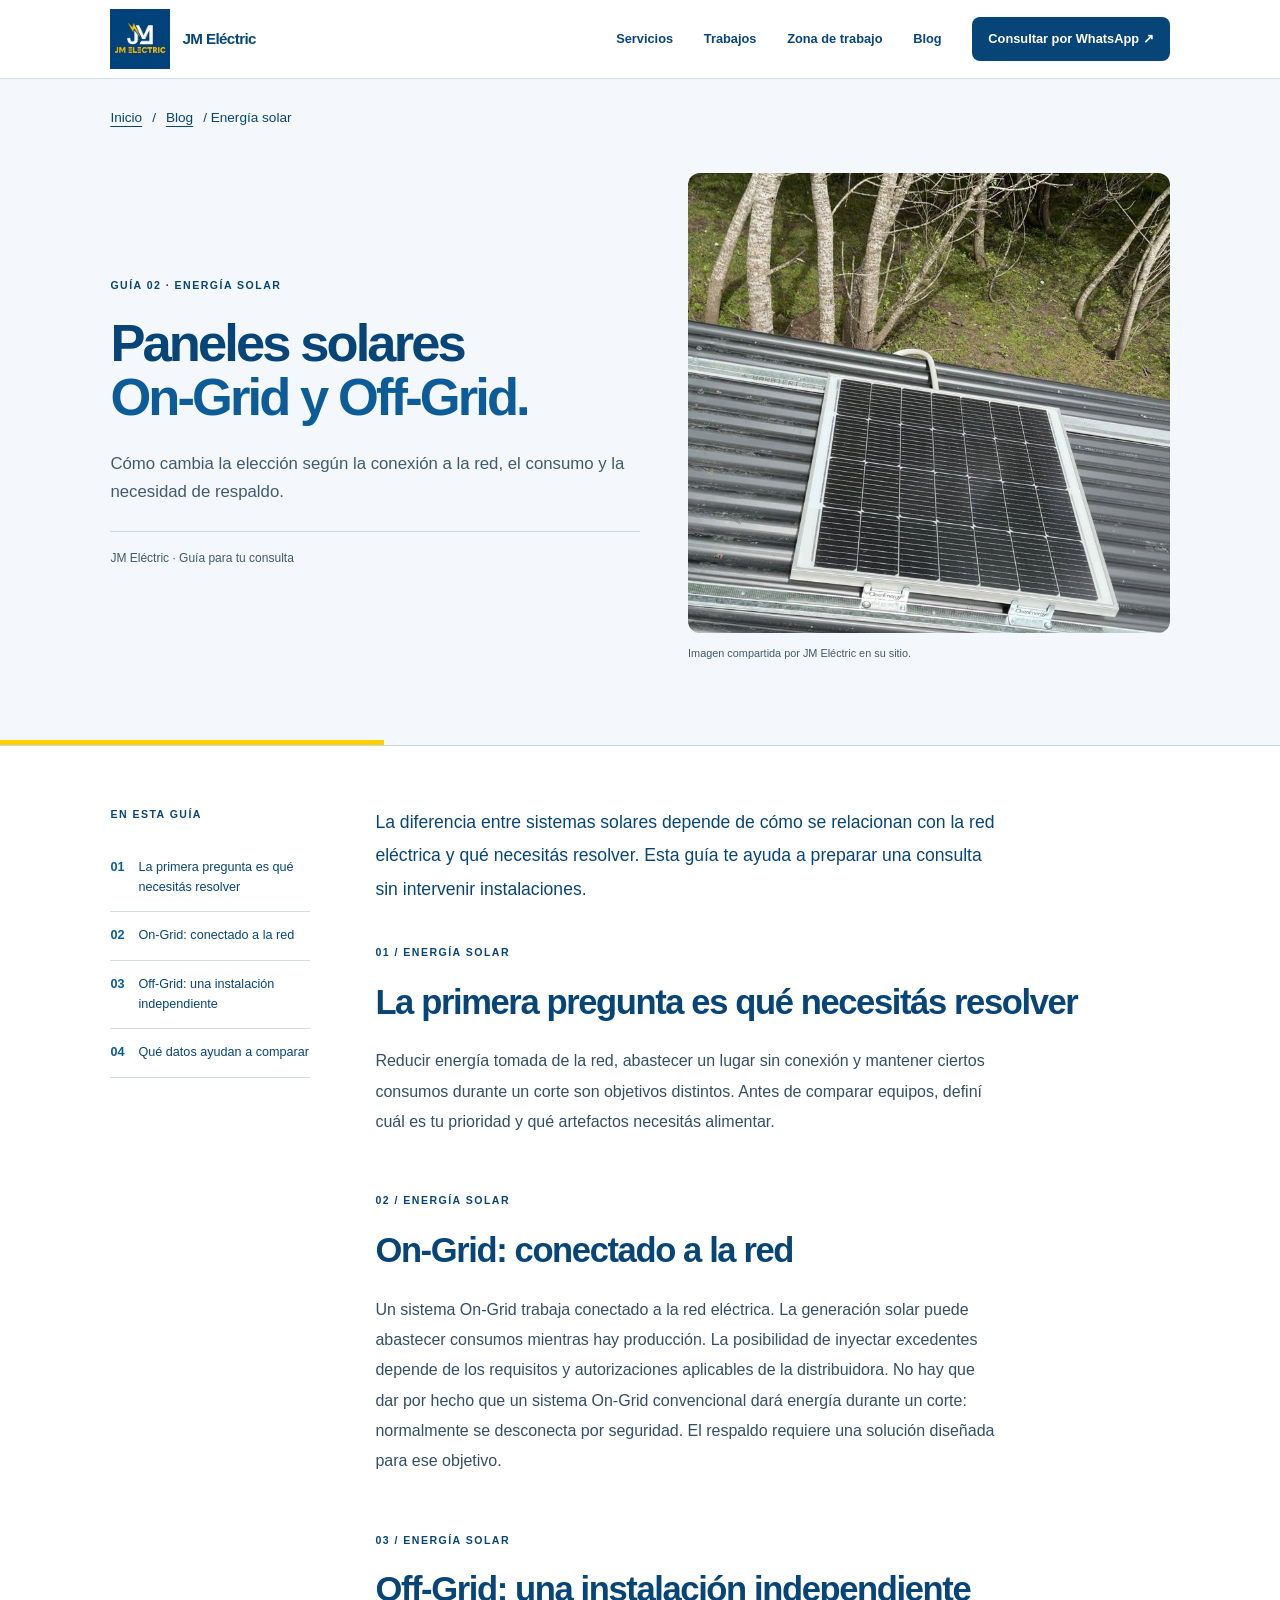
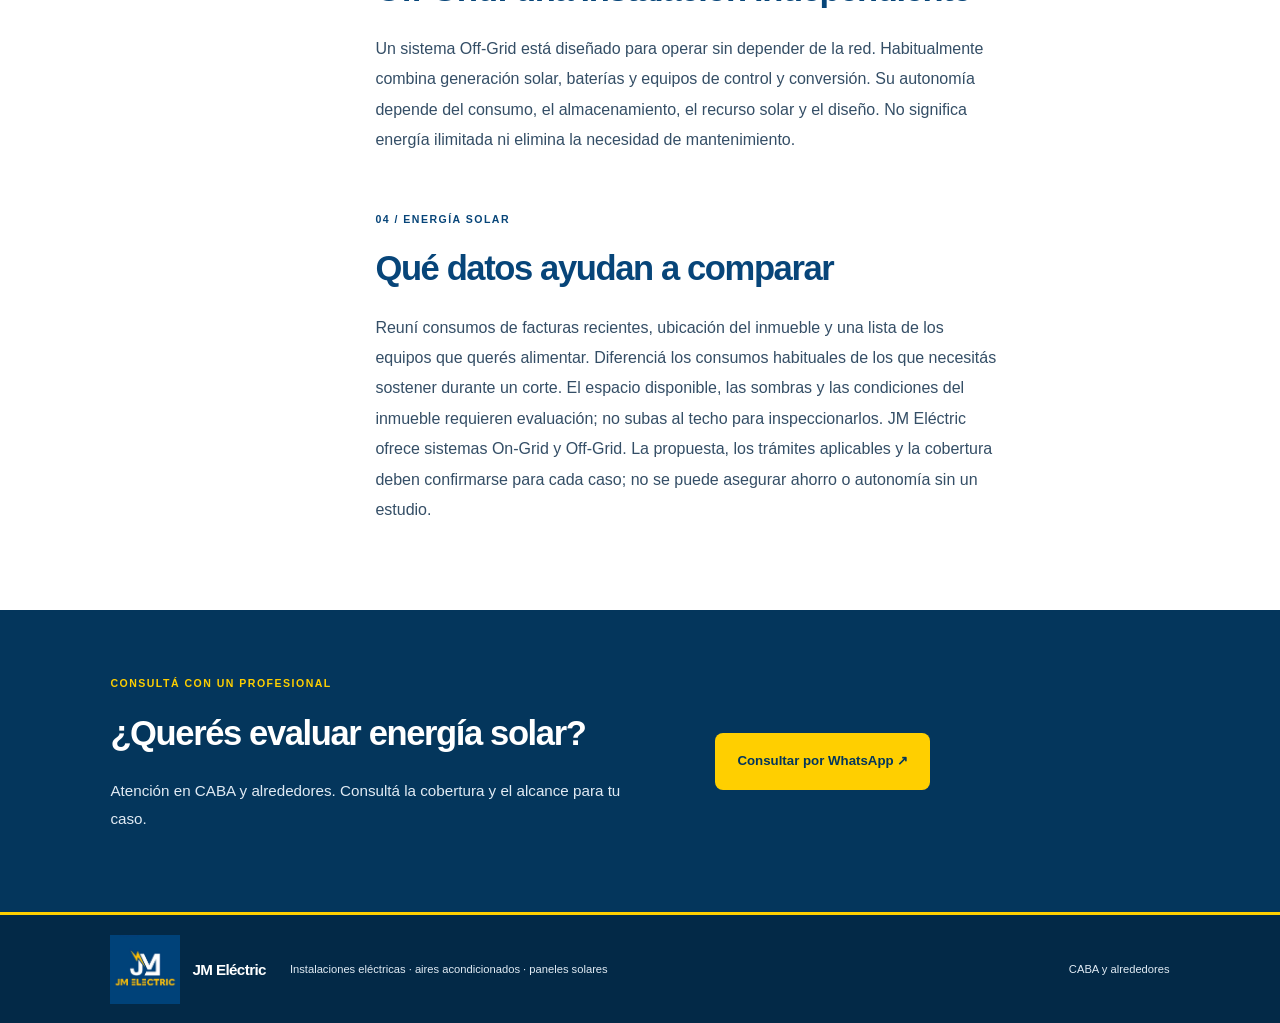
<file: blogs/paneles-solares-on-grid-off-grid/index.html>
<!doctype html>
<html lang="es-AR">
<head>
<meta name="referrer" content="no-referrer">
<meta http-equiv="Content-Security-Policy" content="base-uri 'self'; object-src 'none'; form-action 'none'">
  <meta charset="utf-8">
  
  <meta name="viewport" content="width=device-width, initial-scale=1">
  <title>Paneles solares On-Grid y Off-Grid: diferencias para una primera consulta | JM Eléctric</title>
  <meta name="description" content="Cómo cambia la elección según la conexión a la red, el consumo y la necesidad de respaldo.">
  <link rel="canonical" href="https://jm-electric.com.ar/blogs/paneles-solares-on-grid-off-grid/">
  <meta property="og:type" content="article">
  <meta property="og:title" content="Paneles solares On-Grid y Off-Grid: diferencias para una primera consulta | JM Eléctric">
  <meta property="og:description" content="Cómo cambia la elección según la conexión a la red, el consumo y la necesidad de respaldo.">
  <meta property="og:url" content="https://jm-electric.com.ar/blogs/paneles-solares-on-grid-off-grid/">
  <link rel="stylesheet" href="../../style.css">
  <link rel="stylesheet" href="../../blogs.css">
<script>
!function(t,e){var o,n,p,r;e.__SV||(window.posthog && window.posthog.__loaded)||(window.posthog=e,e._i=[],e.init=function(i,s,a){function g(t,e){var o=e.split(".");2==o.length&&(t=t[o[0]],e=o[1]),t[e]=function(){t.push([e].concat(Array.prototype.slice.call(arguments,0)))}}p||((p=t.createElement("script")).type="text/javascript",p.crossOrigin="anonymous",p.async=!0,p.src=s.api_host.replace(".i.posthog.com","-assets.i.posthog.com")+"/static/array.js",p.onerror=function(){p=null},(r=t.getElementsByTagName("script")[0]).parentNode.insertBefore(p,r));var u=e;for(void 0!==a?u=e[a]=[]:a="posthog",u.people=u.people||[],Object.defineProperty(u,"toString",{configurable:!0,enumerable:!0,writable:!0,value:function(t){var e="posthog";return"posthog"!==a&&(e+="."+a),t||(e+=" (stub)"),e}}),Object.defineProperty(u.people,"toString",{configurable:!0,enumerable:!0,writable:!0,value:function(){return u.toString(1)+".people (stub)"}}),o="vu pu gu mu init Gu Qu Hu Wu Xu il Vu Yu ju oc ac lc uc cc hc capture getExtension Zu hu gc calculateEventProperties vc register register_once register_for_session unregister unregister_for_session zu mc getFeatureFlag getFeatureFlagPayload getFeatureFlagResult getAllFeatureFlags isFeatureEnabled reloadFeatureFlags updateFlags updateEarlyAccessFeatureEnrollment getEarlyAccessFeatures on onFeatureFlags onSurveysLoaded onSessionId getSurveys getActiveMatchingSurveys onActiveMatchingSurveysChanged renderSurvey displaySurvey cancelPendingSurvey canRenderSurvey canRenderSurveyAsync wc identify setPersonProperties unsetPersonProperties group resetGroups setPersonPropertiesForFlags resetPersonPropertiesForFlags setGroupPropertiesForFlags resetGroupPropertiesForFlags reset kc shutdown setIdentity clearIdentity get_distinct_id getGroups get_session_id get_session_replay_url alias set_config startSessionRecording stopSessionRecording sessionRecordingStarted captureException addExceptionStep captureLog startExceptionAutocapture stopExceptionAutocapture loadToolbar get_property getSessionProperty yc nc createPersonProfile setInternalOrTestUser bc xu ku opt_in_capturing opt_out_capturing Su has_opted_in_capturing has_opted_out_capturing get_explicit_consent_status is_capturing clear_opt_in_out_capturing tc debug nl Os getPageViewId captureTraceFeedback captureTraceMetric Du".split(" "),n=0;n<o.length;n++)g(u,o[n]);e._i.push([i,s,a])},e.__SV=1)}(document,window.posthog||[]);
posthog.init('phc_zRJZ5SvArTjrYcxxgLg35xTBeTofkA6DnmJoE6SXfPQV', {
        before_send: (event) => {
  if (!event || !event.properties) return event;
  const privateKeys = /^(n|t|e|name|nombre|phone|telefono|tel|email|message|mensaje)$/i;
  for (const key of ['$current_url', '$initial_current_url', '$referrer', '$initial_referrer']) {
    const value = event.properties[key];
    if (typeof value !== 'string') continue;
    try {
      const url = new URL(value);
      for (const name of [...url.searchParams.keys()]) if (privateKeys.test(name)) url.searchParams.delete(name);
      event.properties[key] = url.href;
    } catch { /* Non-URL values such as $direct are preserved. */ }
  }
  for (const key of Object.keys(event.properties)) if (privateKeys.test(key)) delete event.properties[key];
  return event;
},
        session_recording: { maskAllInputs: true },
    api_host: 'https://us.i.posthog.com',
    defaults: '2026-05-30',
    person_profiles: 'identified_only', // or 'always' to create profiles for anonymous users as well
});
</script>
<script type="application/ld+json">{"@context":"https://schema.org","@type":"BlogPosting","headline":"Paneles solares On-Grid y Off-Grid: diferencias para una primera consulta","description":"Cómo cambia la elección según la conexión a la red, el consumo y la necesidad de respaldo.","mainEntityOfPage":"https://jm-electric.com.ar/blogs/paneles-solares-on-grid-off-grid/","author":{"@type":"Organization","name":"JM Eléctric"},"publisher":{"@type":"Organization","name":"JM Eléctric"},"inLanguage":"es-AR"}</script></head>
<body>
<a class="skip-link" href="#contenido">Ir al contenido principal</a>
<header class="site-header">
    <div class="shell header-inner">
      <a class="brand" href="../../index.html#inicio" aria-label="JM Eléctric, inicio"><img class="brand-logo" src="../../images/logo-jm-electric.webp" alt="Logo de JM Electric con monograma JM blanco y rayo amarillo sobre fondo azul" width="1179" height="1172"><span class="brand-name">JM Eléctric</span></a>
      <button class="menu-toggle" id="menuToggle" type="button" aria-expanded="false" aria-controls="mainNav" aria-label="Abrir navegación"><span></span><span></span><span></span></button>
      <nav class="main-nav" id="mainNav" aria-label="Navegación principal">
        <a href="../../index.html#servicios">Servicios</a>
        <a href="../../index.html#trabajos">Trabajos</a>
        <a href="../../index.html#zona">Zona de trabajo</a>
        <a href="../../blogs/" aria-current="true">Blog</a>
        <a class="nav-cta" href="../../index.html#contacto">Consultar por WhatsApp <span aria-hidden="true">↗</span></a>
      </nav>
    </div>
  </header>
<main id="contenido"><article class="editorial-guide"><section class="guide-hero"><div class="shell"><nav class="blog-breadcrumb" aria-label="Ruta de navegación"><a href="../../index.html">Inicio</a> / <a href="../">Blog</a> / Energía solar</nav><div class="guide-hero-grid"><div><p class="eyebrow">GUÍA 02 · ENERGÍA SOLAR</p><h1>Paneles solares <em>On-Grid y Off-Grid.</em></h1><p class="blog-lede">Cómo cambia la elección según la conexión a la red, el consumo y la necesidad de respaldo.</p><div class="guide-meta"><span>JM Eléctric · Guía para tu consulta</span></div></div><figure class="guide-cover"><img src="../../images/trabajos/panel-solar.jpg" width="722" height="1280" alt="Panel solar sobre un techo de chapa"><figcaption>Imagen compartida por JM Eléctric en su sitio.</figcaption></figure></div></div></section><div class="shell guide-layout"><aside class="guide-index" aria-label="Índice de la guía"><p class="eyebrow">EN ESTA GUÍA</p><a href="#seccion-1"><span>01</span> La primera pregunta es qué necesitás resolver</a><a href="#seccion-2"><span>02</span> On-Grid: conectado a la red</a><a href="#seccion-3"><span>03</span> Off-Grid: una instalación independiente</a><a href="#seccion-4"><span>04</span> Qué datos ayudan a comparar</a></aside><div class="guide-content"><div class="guide-prose guide-opening"><p>La diferencia entre sistemas solares depende de cómo se relacionan con la red eléctrica y qué necesitás resolver. Esta guía te ayuda a preparar una consulta sin intervenir instalaciones.</p></div><section class="guide-section" id="seccion-1"><p class="eyebrow">01 / ENERGÍA SOLAR</p><h2>La primera pregunta es qué necesitás resolver</h2><div class="guide-prose"><p>Reducir energía tomada de la red, abastecer un lugar sin conexión y mantener ciertos consumos durante un corte son objetivos distintos. Antes de comparar equipos, definí cuál es tu prioridad y qué artefactos necesitás alimentar.</p></div></section><section class="guide-section" id="seccion-2"><p class="eyebrow">02 / ENERGÍA SOLAR</p><h2>On-Grid: conectado a la red</h2><div class="guide-prose"><p>Un sistema On-Grid trabaja conectado a la red eléctrica. La generación solar puede abastecer consumos mientras hay producción. La posibilidad de inyectar excedentes depende de los requisitos y autorizaciones aplicables de la distribuidora. No hay que dar por hecho que un sistema On-Grid convencional dará energía durante un corte: normalmente se desconecta por seguridad. El respaldo requiere una solución diseñada para ese objetivo.</p></div></section><section class="guide-section" id="seccion-3"><p class="eyebrow">03 / ENERGÍA SOLAR</p><h2>Off-Grid: una instalación independiente</h2><div class="guide-prose"><p>Un sistema Off-Grid está diseñado para operar sin depender de la red. Habitualmente combina generación solar, baterías y equipos de control y conversión. Su autonomía depende del consumo, el almacenamiento, el recurso solar y el diseño. No significa energía ilimitada ni elimina la necesidad de mantenimiento.</p></div></section><section class="guide-section" id="seccion-4"><p class="eyebrow">04 / ENERGÍA SOLAR</p><h2>Qué datos ayudan a comparar</h2><div class="guide-prose"><p>Reuní consumos de facturas recientes, ubicación del inmueble y una lista de los equipos que querés alimentar. Diferenciá los consumos habituales de los que necesitás sostener durante un corte. El espacio disponible, las sombras y las condiciones del inmueble requieren evaluación; no subas al techo para inspeccionarlos. JM Eléctric ofrece sistemas On-Grid y Off-Grid. La propuesta, los trámites aplicables y la cobertura deben confirmarse para cada caso; no se puede asegurar ahorro o autonomía sin un estudio.</p></div></section></div></div><section class="guide-contact"><div class="shell guide-contact-grid"><div><p class="eyebrow">CONSULTÁ CON UN PROFESIONAL</p><h2>¿Querés evaluar energía solar?</h2><p>Atención en CABA y alrededores. Consultá la cobertura y el alcance para tu caso.</p></div><div><a class="button button-primary" href="https://wa.me/5491178528166?text=Hola%2C%20le%C3%AD%20la%20gu%C3%ADa%20de%20paneles%20solares%20y%20quisiera%20consultar." target="_blank" rel="noopener noreferrer">Consultar por WhatsApp ↗</a></div></div></section></article></main>
<footer class="site-footer"><div class="shell footer-layout"><a class="brand" href="../../index.html#inicio" aria-label="JM Eléctric, volver al inicio"><img class="brand-logo" src="../../images/logo-jm-electric.webp" alt="Logo de JM Electric con monograma JM blanco y rayo amarillo sobre fondo azul" width="1179" height="1172" loading="lazy" decoding="async"><span class="brand-name">JM Eléctric</span></a><p>Instalaciones eléctricas · aires acondicionados · paneles solares</p><span>CABA y alrededores</span></div></footer>
<script src="../../script.js" defer></script>
</body>
</html>
</file>
<file: style.css>
@charset "UTF-8";
:where([hidden]){display:none!important}
:root{color-scheme:light;--ink:#074579;--blue:#0b5c98;--blue-dark:#04365c;--paper:#f4f7fb;--white:#fff;--yellow:#ffcf00;--muted:#425a70;--line:rgba(7,69,121,.19);--panel:#eaf1f8;--pad:clamp(22px,5.5vw,84px);--max:1200px;--section:clamp(72px,9vw,126px);font-family:Inter,-apple-system,BlinkMacSystemFont,"Segoe UI",sans-serif}
*,*::before,*::after{box-sizing:border-box}
html{scroll-behavior:smooth;scroll-padding-top:82px}
body{margin:0;background:var(--paper);color:var(--ink);font-size:16px;line-height:1.55;-webkit-font-smoothing:antialiased}
a{color:inherit;text-decoration:none}button{font:inherit}::selection{background:var(--yellow);color:var(--blue-dark)}
.shell{width:min(100%,var(--max));margin-inline:auto;padding-inline:var(--pad)}
.skip-link{position:fixed;z-index:100;top:8px;left:8px;padding:12px 18px;background:var(--yellow);color:var(--blue-dark);transform:translateY(-150%)}.skip-link:focus{transform:none}:focus-visible{outline:3px solid #002846;outline-offset:4px}
.site-header{position:sticky;top:0;z-index:20;background:var(--white);border-bottom:1px solid var(--line)}.header-inner{min-height:78px;display:flex;align-items:center;justify-content:space-between;gap:24px}.brand{display:inline-flex;min-width:0;align-items:center;gap:12px;color:var(--ink);font-size:.95rem;font-weight:850;letter-spacing:-.04em}.brand-logo{display:block;flex:0 0 auto;width:60px;height:60px;object-fit:contain}.brand-name{white-space:nowrap}.main-nav{display:flex;align-items:center;gap:clamp(18px,2.4vw,34px);font-size:.8rem;font-weight:750}.main-nav>a:not(.nav-cta):hover,.site-footer a:hover{text-decoration:underline;text-underline-offset:4px}.nav-cta{padding:12px 16px;border-radius:8px;background:var(--ink);color:var(--white)}.nav-cta:hover{background:var(--blue-dark);color:var(--yellow)}.menu-toggle{display:none;width:44px;height:44px;border:1px solid var(--line);border-radius:8px;background:var(--white)}.menu-toggle span{display:block;width:19px;height:2px;margin:4px auto;background:var(--ink)}
.eyebrow{display:flex;align-items:center;gap:12px;margin:0 0 22px;font-size:.66rem;font-weight:850;letter-spacing:.14em;text-transform:uppercase}.eyebrow-mark{display:grid;place-items:center;width:29px;height:29px;border:1px solid currentColor;border-radius:50%;font-size:.58rem;letter-spacing:0}
.hero{position:relative;overflow:hidden;padding:clamp(52px,7vw,94px) 0 22px;background:var(--ink);color:var(--paper)}.hero::before{position:absolute;top:0;right:0;width:40%;height:100%;background:var(--blue-dark);clip-path:polygon(24% 0,100% 0,100% 100%,0 100%);content:"";opacity:.76}.hero-grid{position:relative;display:grid;grid-template-columns:1.05fr .95fr;align-items:center;gap:clamp(36px,7vw,100px)}.hero h1{margin:0;font-size:clamp(4rem,9vw,8.2rem);font-weight:850;line-height:.84;letter-spacing:-.05em}.hero h1 em,.contact h2 em{color:var(--yellow);font-style:normal}.hero .eyebrow{color:var(--yellow)}.hero-lede{max-width:490px;margin:28px 0 22px;color:#e3edf6;font-size:clamp(1rem,1.45vw,1.18rem);line-height:1.65}.button{min-height:52px;display:inline-flex;align-items:center;gap:22px;padding:0 19px;border-radius:8px;font-size:.83rem;font-weight:850;transition:transform .2s ease,box-shadow .2s ease}.button-primary{background:var(--yellow);color:var(--blue-dark)}.button-primary:hover,.nav-cta:hover{transform:translateY(-2px);box-shadow:0 10px 22px rgba(0,0,0,.2)}.hero-note{margin:13px 0 0;color:#d2e0ec;font-size:.75rem}
.hero-photo{position:relative;min-width:0;min-height:clamp(340px,38vw,480px);margin:0;overflow:hidden;border:2px solid rgba(255,207,0,.7);border-radius:22px;background:var(--blue-dark);box-shadow:0 24px 58px rgba(0,0,0,.24)}.hero-photo img{position:absolute;inset:0;width:100%;height:100%;object-fit:cover;object-position:center 43%}.hero-photo::after{position:absolute;inset:48% 0 0;background:linear-gradient(transparent,rgba(3,36,65,.88));content:"";pointer-events:none}.hero-photo figcaption{position:absolute;z-index:1;right:22px;bottom:22px;left:22px;color:var(--white);text-shadow:0 1px 5px rgba(0,0,0,.5)}.hero-photo figcaption span{display:block;margin-bottom:6px;color:var(--yellow);font-size:.63rem;font-weight:850;letter-spacing:.14em}.hero-photo figcaption strong{font-size:clamp(1rem,1.9vw,1.35rem);letter-spacing:-.035em}
.hero-foot{position:relative;display:flex;flex-wrap:wrap;justify-content:space-between;gap:14px;padding-top:22px;color:var(--yellow);font-size:.61rem;font-weight:850;letter-spacing:.12em}.hero-foot span:last-child{color:#e3edf6}
.services{padding:var(--section) 0;background:var(--paper)}.section-heading{display:grid;grid-template-columns:1fr 1fr;align-items:end;gap:20px 32px;margin-bottom:40px}.section-heading .eyebrow{grid-column:1/-1;margin-bottom:0}.section-heading h2{margin:0;font-size:clamp(3rem,6.8vw,5.8rem);line-height:.9;letter-spacing:-.08em}.section-heading h2 em{color:var(--blue);font-style:normal}.heading-aside{max-width:365px;margin:0 0 5px;padding-left:19px;border-left:3px solid var(--yellow);color:var(--muted);font-size:.86rem;line-height:1.65}
.service-list{border-top:1px solid var(--ink)}.service-row{display:grid;grid-template-columns:42px minmax(220px,.9fr) minmax(230px,1.1fr) auto;align-items:center;gap:clamp(14px,2.4vw,32px);padding:27px 4px;border-bottom:1px solid var(--line)}.service-number{align-self:start;padding-top:5px;color:var(--muted);font-size:.7rem;font-weight:850;letter-spacing:.08em}.service-label{display:block;margin-bottom:8px;color:var(--blue);font-size:.61rem;font-weight:850;letter-spacing:.14em}.service-title{min-width:0;overflow-wrap:anywhere}.service-title h3{margin:0;font-size:clamp(1.25rem,2.2vw,1.9rem);line-height:1.08;letter-spacing:-.055em}.service-row>p{max-width:390px;margin:0;color:#344e66;font-size:.86rem;line-height:1.6}.service-link,.area-link{width:fit-content;padding:10px 0;color:var(--ink);font-size:.76rem;font-weight:850;text-decoration:underline;text-decoration-color:var(--blue);text-underline-offset:4px}.service-link span,.area-link span{padding-left:7px;color:var(--blue)}.service-link:hover,.area-link:hover{color:var(--blue-dark)}
.gallery{padding:var(--section) 0;background:var(--panel)}.gallery-heading{margin-bottom:34px}.photo-grid{display:grid;grid-template-columns:repeat(3,minmax(0,1fr));gap:18px}.work-photo{position:relative;min-width:0;aspect-ratio:4/3;margin:0;overflow:hidden;border:1px solid rgba(7,69,121,.12);border-radius:16px;background:#d9e3ed;box-shadow:0 14px 36px rgba(7,45,79,.14)}.work-photo img{display:block;width:100%;height:100%;object-fit:cover;object-position:center 48%;transition:transform .45s ease}.work-photo:hover img{transform:scale(1.025)}.work-photo::after{position:absolute;inset:48% 0 0;background:linear-gradient(transparent,rgba(3,36,65,.9));content:"";pointer-events:none}.work-photo figcaption{position:absolute;z-index:1;right:17px;bottom:15px;left:17px;color:var(--white);font-size:.82rem;font-weight:850;text-shadow:0 1px 4px rgba(0,0,0,.5)}.work-photo figcaption span{display:block;margin-top:3px;color:#eaf1f8;font-size:.7rem;font-weight:600}.work-photo-ac img{object-position:center 48%}.work-photo-electric img{object-position:center 43%}.work-photo-solar-system img{object-position:center 56%}.work-photo-solar-panel img{object-position:center 65%}.work-photo-lighting img{object-position:center 52%}
.service-area{padding:clamp(54px,7vw,90px) 0;background:var(--panel)}.area-layout{display:grid;grid-template-columns:minmax(0,1fr) auto;align-items:center;gap:24px 32px}.area-layout>.eyebrow{grid-column:1/-1;align-self:start;margin:0}.area-layout>div{min-width:0}.area-layout h2{margin:0;color:var(--ink);font-size:clamp(3.2rem,7vw,6rem);line-height:.88;letter-spacing:-.085em}.area-layout h2 em{color:var(--blue);font-style:normal}.area-layout>div>p{margin:20px 0 0;color:var(--muted);font-size:.87rem}.area-link{align-self:end;margin-bottom:5px;white-space:nowrap}
.contact{padding:clamp(70px,9vw,112px) 0;background:var(--blue-dark);color:var(--paper)}.contact-layout{display:grid;grid-template-columns:minmax(0,1.2fr) minmax(260px,.65fr);gap:clamp(36px,8vw,110px);align-items:center}.contact .eyebrow{color:var(--yellow)}.contact h2{margin:0;font-size:clamp(3.4rem,7vw,6.4rem);line-height:.9;letter-spacing:-.085em}.contact-layout>div:first-child>p:not(.eyebrow){max-width:500px;margin:22px 0 0;color:#e1ebf4;font-size:.91rem}.contact-card{padding:24px;border:1px solid rgba(255,255,255,.38);border-left:4px solid var(--yellow);border-radius:12px;background:rgba(255,255,255,.06)}.contact-card>span{color:var(--yellow);font-size:.62rem;font-weight:850;letter-spacing:.14em}.contact-card strong{display:block;margin-top:12px;color:var(--white);font-size:clamp(1.15rem,2.2vw,1.55rem);line-height:1.15;letter-spacing:-.04em}.contact-card>a{display:inline-flex;align-items:center;gap:16px;margin-top:18px;padding:12px 14px;border-radius:7px;background:var(--yellow);color:var(--blue-dark);font-size:.8rem;font-weight:850}.contact-card>a:hover{transform:translateY(-2px);box-shadow:0 10px 22px rgba(0,0,0,.2)}
.site-footer{padding:19px 0;background:#032947;color:var(--white);border-top:3px solid var(--yellow)}.footer-layout{display:flex;flex-wrap:wrap;align-items:center;gap:10px 24px}.footer-layout>p,.footer-layout>span{margin:0;color:#e1ebf4;font-size:.7rem}.footer-layout>span{margin-left:auto}.site-footer .brand{color:var(--white)}.site-footer .brand-logo{width:70px;height:70px}
@media(max-width:850px){.hero-grid{grid-template-columns:1fr .85fr;gap:28px}.hero h1{font-size:clamp(3.8rem,9vw,6.5rem)}.service-row{grid-template-columns:34px minmax(175px,.9fr) minmax(190px,1fr)}.service-link{grid-column:2/4;margin-top:-5px}.photo-grid{grid-template-columns:repeat(2,minmax(0,1fr))}.area-layout{gap:20px}}
@media(max-width:680px){html{scroll-padding-top:66px}.header-inner{min-height:68px}.brand{gap:8px;font-size:.88rem}.brand-logo{width:48px;height:48px}.menu-toggle{display:block}.main-nav{position:absolute;top:100%;right:0;left:0;display:none;align-items:stretch;gap:0;padding:8px var(--pad) 20px;background:var(--white);border-bottom:1px solid var(--line)}.main-nav.is-open{display:flex;flex-direction:column}.main-nav>a{padding:13px 0;border-top:1px solid var(--line)}.main-nav .nav-cta{margin-top:8px;padding:12px;text-align:center}.hero{padding-top:42px}.hero::before{top:auto;bottom:0;width:76%;height:48%;clip-path:polygon(35% 0,100% 0,100% 100%,0 100%)}.hero-grid{grid-template-columns:1fr;gap:28px}.hero h1{font-size:clamp(4.2rem,17vw,6.4rem)}.hero-photo{min-height:0;aspect-ratio:1.18}.hero-photo img{object-position:center 42%}.hero-foot{display:grid;grid-template-columns:1fr 1fr;gap:10px;font-size:.56rem}.hero-foot span:last-child{grid-column:1/-1}.section-heading{grid-template-columns:1fr;gap:18px;margin-bottom:28px}.section-heading .eyebrow{grid-column:auto}.section-heading h2{font-size:clamp(3.1rem,12vw,4.8rem)}.heading-aside{max-width:480px}.service-row{grid-template-columns:30px 1fr;gap:9px 13px;padding:21px 8px}.service-number{grid-row:1/3}.service-title h3{font-size:1.5rem}.service-row>p{grid-column:2}.service-link{grid-column:2;margin:0}.gallery-heading{margin-bottom:27px}.photo-grid{gap:13px}.work-photo{border-radius:12px}.work-photo figcaption{right:12px;bottom:12px;left:12px;font-size:.74rem}.work-photo figcaption span{font-size:.64rem}.area-layout{grid-template-columns:1fr;gap:20px}.area-layout>.eyebrow{margin:0}.area-layout h2{font-size:clamp(3.4rem,14vw,5rem)}.area-link{grid-column:auto;align-self:start}.contact-layout{grid-template-columns:1fr;gap:28px}.contact h2{font-size:clamp(3.5rem,14vw,5.5rem)}.footer-layout{align-items:flex-start;flex-direction:column;gap:9px}.footer-layout>span{margin:0}.site-footer .brand-logo{width:56px;height:56px}}
@media(max-width:430px){.photo-grid{grid-template-columns:1fr}.work-photo{aspect-ratio:1.2}.hero-photo figcaption{right:17px;bottom:17px;left:17px}.brand-name{font-size:.83rem}}
@media(prefers-reduced-motion:reduce){*,*::before,*::after{scroll-behavior:auto!important;transition-duration:.01ms!important;animation-duration:.01ms!important;animation-iteration-count:1!important}}


/* Galería de una obra documentada: proporción vertical para fotos originales. */
.photo-grid-featured{grid-template-columns:repeat(4,minmax(0,1fr))}
.photo-grid-featured .work-photo{aspect-ratio:3/4}
@media(max-width:850px){.photo-grid-featured{grid-template-columns:repeat(2,minmax(0,1fr))}}
@media(max-width:430px){.photo-grid-featured{grid-template-columns:1fr}}
</file>
<file: blogs.css>
/* Blog: shared identity comes from style.css. */
.blog-home,.blog-list{padding-block:var(--section)}
.blog-home{background:var(--paper)}
.blog-grid{display:grid;grid-template-columns:repeat(2,minmax(0,1fr));gap:24px}
.blog-card{position:relative;min-width:0;padding:28px;border:1px solid var(--line);border-top:3px solid var(--yellow);border-radius:12px;background:var(--white)}
.blog-card .eyebrow{margin-bottom:18px;color:var(--blue)}
.blog-card h3{margin:0;font-size:clamp(1.4rem,2.4vw,1.9rem);line-height:1.18;letter-spacing:-.04em}
.blog-card h3 a:hover{text-decoration:underline;text-underline-offset:4px}
.blog-card>p:not(.eyebrow){color:var(--muted);font-size:.95rem}
.blog-card-label{display:block;margin-top:22px;font-size:.8rem;font-weight:850;color:var(--blue)}
.blog-intro{padding-block:clamp(54px,8vw,100px);background:var(--ink);color:var(--paper)}
.blog-intro .eyebrow{color:var(--yellow)}
.blog-intro h1{margin:0;font-size:clamp(2.7rem,6vw,5.4rem);line-height:1.02;letter-spacing:-.055em;overflow-wrap:anywhere}
.blog-intro h1 em{color:var(--yellow);font-style:normal}
.blog-lede{max-width:760px;margin:25px 0 0;font-size:clamp(1.05rem,1.6vw,1.2rem);line-height:1.7}
.blog-list-title{margin:0 0 28px;font-size:1.5rem;letter-spacing:-.035em}
.blog-article{padding-block:35px var(--section)}
.blog-breadcrumb{display:flex;gap:10px;flex-wrap:wrap;font-size:.85rem;margin-bottom:45px}
.blog-breadcrumb a,.blog-back{text-decoration:underline;text-underline-offset:4px}
.blog-article-header{max-width:850px;border-bottom:1px solid var(--line);padding-bottom:35px}
.blog-article h1{margin:0;font-size:clamp(2.2rem,4.8vw,4.3rem);line-height:1.08;letter-spacing:-.045em;overflow-wrap:anywhere}
.blog-article-header .blog-lede{color:var(--muted)}
.blog-prose{max-width:740px;font-size:1.05rem;line-height:1.8}
.blog-prose section{margin-top:38px}
.blog-prose h2{margin:0 0 12px;font-size:clamp(1.45rem,2.7vw,2rem);line-height:1.2;letter-spacing:-.03em}
.blog-prose p{margin:0;color:#344e66}
.blog-consult{margin-top:44px;padding:28px;background:var(--blue-dark);color:var(--white);border-left:4px solid var(--yellow);border-radius:12px}
.blog-consult p{color:#e1ebf4;margin-bottom:22px}
.blog-consult .button{max-width:100%;gap:12px}
.blog-back{display:inline-block;margin-top:32px;font-weight:750;font-size:.9rem}
@media(max-width:1000px) and (min-width:681px){.main-nav{gap:14px;font-size:.74rem}.header-inner{gap:16px}.nav-cta{padding:12px}}
@media(max-width:680px){.blog-grid{grid-template-columns:1fr;gap:18px}.blog-card{padding:24px}.blog-breadcrumb{margin-bottom:30px}.blog-prose{font-size:1rem}.blog-consult{padding:23px}.blog-home .section-heading h2{font-size:clamp(2.7rem,11vw,4.8rem)}}
/* Editorial guide: photo-led opening and continuous reading between modules. */
.blog-card-feature{grid-column:1/-1;display:grid;grid-template-columns:.85fr 1.15fr;padding:0;overflow:hidden}
.blog-feature-image{width:100%;height:100%;min-height:320px;object-fit:cover;object-position:center}
.blog-feature-copy{padding:36px}.blog-feature-copy>p:not(.eyebrow){color:var(--muted)}
.blog-feature-copy h3{font-size:clamp(1.65rem,3vw,2.5rem)}
.blog-card-pending{background:transparent;border-top-color:var(--line)}
.blog-card-pending h3{font-size:1.25rem}.blog-status{display:inline-block;margin-top:14px;padding:6px 12px;background:var(--panel);border-radius:30px;font-size:.75rem;font-weight:750}
.blog-pending-page{padding-block:90px;min-height:65vh}.blog-pending-page h1{font-size:clamp(2rem,5vw,4rem);line-height:1.1;letter-spacing:-.05em}
.editorial-guide{background:white}.editorial-guide section[id]{scroll-margin-top:100px}
.guide-hero{position:relative;background:var(--paper);padding:28px 0 55px;border-bottom:1px solid var(--line)}
.guide-hero:after{content:'';position:absolute;bottom:0;left:0;height:5px;width:30%;background:var(--yellow)}
.guide-hero-grid{display:grid;grid-template-columns:1.1fr 1fr;gap:48px;align-items:center}
.guide-hero h1{font-size:clamp(2.5rem,4.1vw,4rem);line-height:1.04;letter-spacing:-.055em;margin:0}.guide-hero h1 em{display:block;color:var(--blue);font-style:normal}
.guide-hero .blog-lede{font-size:1.05rem;color:var(--muted)}
.guide-meta{display:flex;flex-wrap:wrap;gap:12px 24px;font-size:.75rem;margin:24px 0 18px;padding-top:17px;border-top:1px solid var(--line);color:var(--muted)}
.guide-text-link{display:inline-flex;align-items:center;gap:14px;padding:9px 0;border-bottom:1px solid var(--blue);font-weight:750;font-size:.88rem}
.guide-text-link svg{flex:none}.guide-cover{position:relative;margin:0;padding-bottom:28px}
.guide-cover>img{display:block;width:100%;height:460px;object-fit:cover;border-radius:12px}
.guide-cover-note{position:absolute;bottom:65px;left:-20px;right:20px;background:var(--blue-dark);color:white;padding:22px 25px;border-left:4px solid var(--yellow);font-size:.9rem}
.guide-cover figcaption{font-size:.68rem;color:var(--muted);padding-top:12px}
.guide-layout{display:grid;grid-template-columns:200px minmax(0,1fr);gap:65px;align-items:start;padding-top:60px;padding-bottom:30px}
.guide-index{position:sticky;top:110px}.guide-index>a{display:flex;gap:14px;padding:14px 0;border-bottom:1px solid var(--line);font-size:.79rem}.guide-index>a span{font-weight:800;color:var(--blue)}
.guide-index-note{border-left:3px solid var(--yellow);padding-left:15px;margin-top:28px;font-size:.75rem;color:var(--muted);line-height:1.8}
.guide-content{min-width:0;max-width:760px}.editorial-guide h2{font-size:clamp(1.7rem,2.7vw,2.45rem);line-height:1.15;letter-spacing:-.04em;margin:0 0 24px}
.guide-prose{color:#344e66;line-height:1.9;font-size:1rem;max-width:70ch}.guide-prose p{margin:0 0 22px}.guide-opening{margin-bottom:38px}.guide-opening>p:first-child{font-size:1.1rem;color:var(--ink)}
.guide-summary{padding:32px;background:var(--panel);border-top:3px solid var(--blue);margin-bottom:55px}.guide-summary h2{font-size:1.65rem}.guide-summary ul{margin:0;padding-left:20px;line-height:1.8;color:var(--muted)}.guide-summary li+li{margin-top:10px}
.guide-section{margin-bottom:55px}.guide-comparison{display:grid;grid-template-columns:1fr 1fr;border:1px solid var(--line);margin-top:30px}.guide-comparison>div{padding:26px}.guide-comparison>div+div{background:var(--panel)}
.guide-small-label{font-size:.6rem;font-weight:800;letter-spacing:.1em}.guide-comparison h3{font-size:1.25rem;line-height:1.25;margin:16px 0}.guide-comparison p{font-size:.9rem;color:var(--muted)}
.guide-observations{display:grid;grid-template-columns:repeat(3,minmax(0,1fr));gap:22px;margin-top:30px}.guide-observations>div{border-top:2px solid var(--line);padding-top:18px}.guide-observations span{color:var(--blue);font-size:2rem;font-weight:850}.guide-observations h3{margin:8px 0;font-size:1.1rem}.guide-observations p{font-size:.88rem;line-height:1.75;color:var(--muted)}
.guide-safety{display:flex;gap:18px;padding:26px;background:#fff9df;border:1px solid #e7d784;border-left:4px solid var(--yellow);margin-bottom:55px}.guide-safety>span{flex:none;width:30px;height:30px;line-height:28px;border:1px solid var(--ink);border-radius:50%;text-align:center;font-weight:850}.guide-safety h2{font-size:1.2rem;margin-bottom:12px}.guide-safety p{margin:0;font-size:.9rem;color:#514d35;line-height:1.8}
.guide-interlude{margin-bottom:45px}.guide-checklist{padding:32px;background:var(--paper)}.guide-checklist ol{list-style:none;padding:0;margin:0 0 25px}.guide-checklist li{display:flex;gap:20px;border-top:1px solid var(--line);padding:18px 0}.guide-checklist li>span{font-size:.8rem;font-weight:850;color:var(--blue);padding-top:4px}.guide-checklist h3{font-size:1rem;margin:0 0 6px}.guide-checklist li p{margin:0;color:var(--muted);font-size:.9rem}
.guide-faq details{border-bottom:1px solid var(--line)}.guide-faq summary{cursor:pointer;list-style:none;display:flex;gap:18px;justify-content:space-between;padding:22px 0;font-size:.95rem;font-weight:750}.guide-faq summary::-webkit-details-marker{display:none}.guide-faq summary:after{content:'+';font-size:1.2rem}.guide-faq details[open] summary:after{content:'−'}.guide-faq details p{margin:0 0 22px;line-height:1.8;font-size:.92rem;color:var(--muted)}
.guide-contact{background:var(--blue-dark);color:white;padding-block:65px}.guide-contact-grid{display:grid;grid-template-columns:1.2fr 1fr;align-items:center;gap:60px}.guide-contact .eyebrow{color:var(--yellow)}.guide-contact p:not(.eyebrow){color:#e1ebf4;font-size:.95rem;line-height:1.8}.guide-contact .button{padding:18px 22px}.guide-contact-caption{font-size:.74rem!important;margin-top:16px}.guide-contact svg{flex:none}
.guide-related{display:grid;grid-template-columns:1fr 1fr;gap:60px;padding-block:55px}.guide-related a{display:flex;justify-content:space-between;gap:14px;padding:22px 0;border-top:1px solid var(--line);font-size:.9rem;font-weight:750}.guide-related svg{flex:none}
@media(max-width:1000px){.guide-layout{gap:32px;grid-template-columns:175px minmax(0,1fr)}.guide-hero-grid{gap:30px}.guide-cover>img{height:420px}}
@media(max-width:800px){.guide-hero-grid{grid-template-columns:1fr}.guide-hero h1{font-size:clamp(2.5rem,8vw,3.8rem)}.guide-hero .blog-breadcrumb{margin-bottom:30px}.guide-cover>img{height:360px}.guide-cover-note{left:0}.guide-layout{grid-template-columns:1fr;gap:30px;padding-top:32px}.guide-index{position:static;padding-bottom:20px;border-bottom:1px solid var(--line)}.guide-index>a{display:inline-flex;border:0;margin-right:18px;padding:6px 0}.guide-index-note{display:none}.guide-contact-grid,.guide-related{grid-template-columns:1fr;gap:25px}.guide-summary,.guide-checklist{padding:25px}.guide-observations{gap:16px}.guide-related{padding-block:40px}}
@media(max-width:680px){.blog-card-feature{grid-template-columns:1fr}.blog-feature-image{height:240px;min-height:0}.blog-feature-copy{padding:25px}.guide-hero{padding-bottom:32px}.guide-cover>img{height:300px}.guide-cover-note{font-size:.85rem;padding:17px}.guide-comparison{grid-template-columns:1fr}.guide-observations{grid-template-columns:1fr;gap:10px}.guide-observations>div{display:grid;grid-template-columns:40px 1fr;gap:0 15px}.guide-observations p{grid-column:2;margin-top:0}.guide-observations span{grid-row:1/3}.guide-safety{padding:20px;gap:12px}.guide-section,.guide-summary,.guide-safety{margin-bottom:40px}.guide-contact{padding-block:45px}.guide-contact .button{max-width:100%;gap:12px}.guide-prose{font-size:.97rem}}
/* Article cards: image above the editorial summary, matching the supplied reference. */
.blog-grid{grid-template-columns:repeat(3,minmax(0,1fr));align-items:stretch}
.blog-card-visual{display:flex;flex-direction:column;padding:0;overflow:hidden;border:1px solid var(--line);border-radius:16px;background:var(--white)}
.blog-card-visual .blog-card-image{display:block;width:100%;height:210px;min-height:0;object-fit:cover;flex:none}
.blog-card-copy{padding:24px;display:flex;flex-direction:column;flex:1}
.blog-card-copy .eyebrow{align-self:flex-start;display:inline-block;background:var(--panel);color:var(--ink);padding:5px 9px;border-radius:20px;font-size:.58rem;letter-spacing:.06em;margin-bottom:16px}
.blog-card-visual h3{font-size:1.3rem;line-height:1.2;letter-spacing:-.035em}
.blog-card-copy>p:not(.eyebrow){font-size:.88rem;line-height:1.7;color:var(--muted);margin:16px 0 22px}
.blog-card-copy .blog-card-label,.blog-card-copy .blog-status{margin-top:auto;align-self:flex-start}
.blog-card-pending{border-top-color:var(--line)}
.blog-card-placeholder{background:var(--blue-dark);color:white;display:flex!important;flex-direction:column;justify-content:center;padding:25px;border-bottom:4px solid var(--yellow)}
.blog-card-placeholder span{font-size:.58rem;letter-spacing:.12em;color:var(--yellow)}
.blog-card-placeholder p{font-size:1.35rem;line-height:1.2;font-weight:750;letter-spacing:-.03em;margin:15px 0}
@media(min-width:1001px){.blog-card-visual:first-child{grid-column:auto}}
@media(max-width:1000px){.blog-grid{grid-template-columns:repeat(2,minmax(0,1fr))}}
@media(max-width:680px){.blog-grid{grid-template-columns:1fr}.blog-card-visual .blog-card-image{height:220px}.blog-card-copy{padding:24px}}
.blog-home .section-heading h2{font-size:clamp(2.6rem,4vw,3.8rem);line-height:1.02;letter-spacing:-.05em}
</file>
<file: blogs/consulta-mantenimiento-grupo-electrogeno/guide-images.css>
.guide-detail-photo { margin: 24px 0 30px; }
.guide-detail-photo img { display: block; width: 100%; max-height: 380px; aspect-ratio: 3 / 2; object-fit: cover; border-radius: 12px; }
.guide-detail-photo figcaption { margin-top: 10px; color: var(--muted); font-size: .78rem; line-height: 1.5; }
</file>
<file: blogs/mantenimiento-aire-acondicionado/guide-images.css>
.guide-detail-photo { margin: 24px 0 30px; }
.guide-detail-photo img { display: block; width: 100%; max-height: 380px; aspect-ratio: 3 / 2; object-fit: cover; border-radius: 12px; }
.guide-detail-photo figcaption { margin-top: 10px; color: var(--muted); font-size: .78rem; line-height: 1.5; }
</file>
